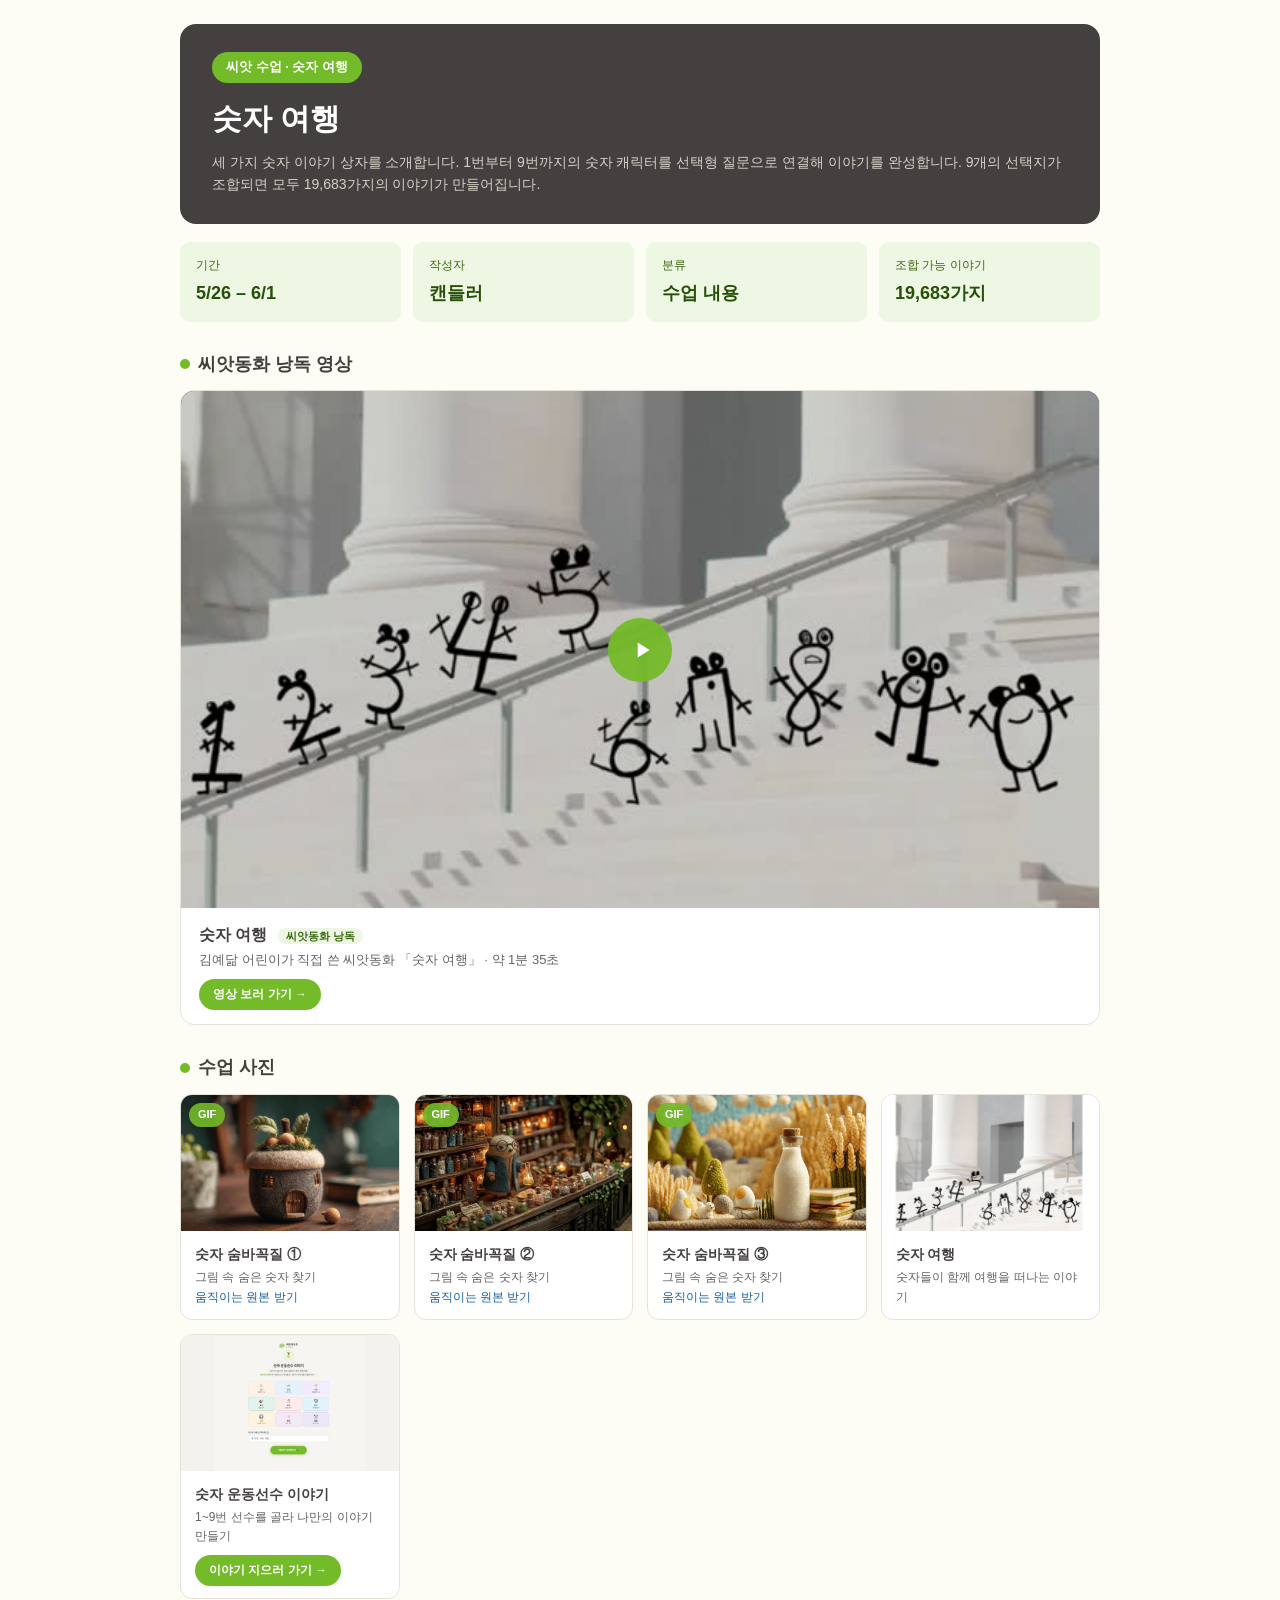
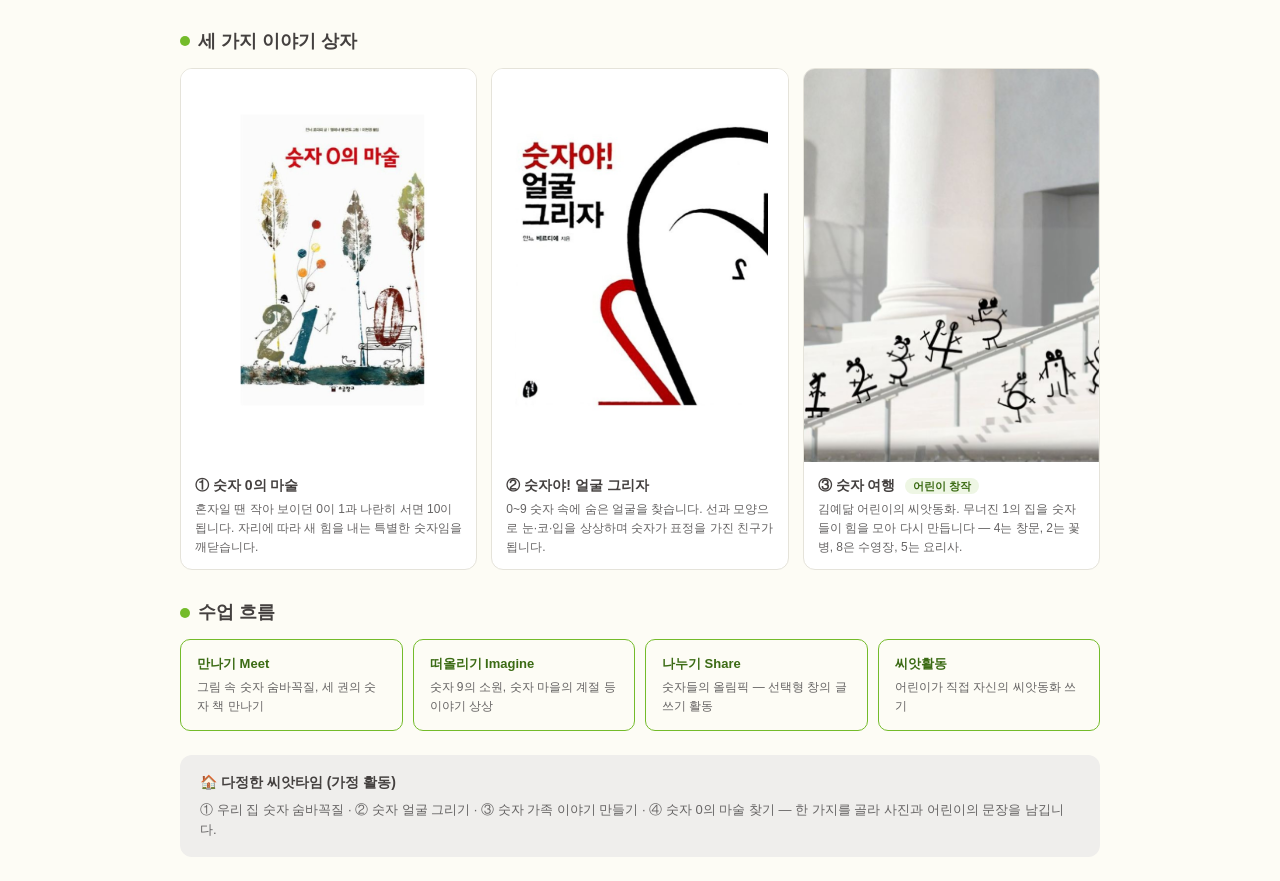
<file: index (1).html>
<!DOCTYPE html>
<html lang="ko"><head><meta charset="utf-8"><meta name="viewport" content="width=device-width, initial-scale=1">
<title>숫자 여행 — 수업 소개</title>
<style>
:root{--green:#74BB2A;--gray:#666464;--dark:#44403F;--cream:#FDFCF5;--lightgreen:#EEF6E4;}
*{box-sizing:border-box;margin:0;padding:0;}
body{font-family:'Pretendard','Apple SD Gothic Neo','Malgun Gothic',sans-serif;background:var(--cream);color:var(--dark);line-height:1.6;padding:24px 16px;}
.wrap{max-width:920px;margin:0 auto;}
.hero{background:var(--dark);border-radius:16px;padding:28px 32px;margin-bottom:18px;}
.hero .tag{display:inline-flex;align-items:center;gap:8px;background:var(--green);color:#fff;font-size:13px;font-weight:600;padding:5px 14px;border-radius:20px;margin-bottom:12px;}
.hero h1{color:#fff;font-size:30px;font-weight:700;margin-bottom:8px;}
.hero p{color:#D3D1C7;font-size:14px;}
.metrics{display:grid;grid-template-columns:repeat(auto-fit,minmax(140px,1fr));gap:12px;margin-bottom:24px;}
.metric{background:var(--lightgreen);border-radius:10px;padding:14px 16px;}
.metric .l{font-size:12px;color:#3B6B14;margin-bottom:4px;}
.metric .v{font-size:18px;font-weight:700;color:#27500A;}
h2{font-size:18px;font-weight:700;margin:28px 0 12px;display:flex;align-items:center;gap:8px;}
h2 .dot{width:10px;height:10px;border-radius:50%;background:var(--green);display:inline-block;}
.feature{background:#fff;border:1px solid #E5E3DA;border-radius:14px;overflow:hidden;margin-bottom:14px;}
.feature .vidlink{position:relative;display:block;width:100%;aspect-ratio:16/9;overflow:hidden;background:#000;}
.feature .vidlink img{width:100%;height:100%;object-fit:cover;display:block;opacity:.82;}
.feature .vidlink .play{position:absolute;top:50%;left:50%;transform:translate(-50%,-50%);width:64px;height:64px;border-radius:50%;background:rgba(116,187,42,.95);display:flex;align-items:center;justify-content:center;}
.feature .vidlink .play svg{width:26px;height:26px;fill:#fff;margin-left:4px;}
.feature .body{padding:14px 18px;}
.feature .body .t{font-size:16px;font-weight:700;margin-bottom:3px;}
.feature .body .d{font-size:13px;color:var(--gray);}
.btnlink{display:inline-block;margin-top:8px;background:var(--green);color:#fff;font-size:12px;font-weight:600;padding:6px 14px;border-radius:18px;text-decoration:none;}
.btnlink:hover{background:#5fa31f;}
.media-grid{display:grid;grid-template-columns:repeat(auto-fit,minmax(200px,1fr));gap:14px;}
.card{background:#fff;border:1px solid #E5E3DA;border-radius:12px;overflow:hidden;}
.card .imgbox{position:relative;width:100%;aspect-ratio:16/10;overflow:hidden;background:#F1EFE8;}
.card .imgbox.tall{aspect-ratio:3/4;}
.card img{width:100%;height:100%;object-fit:cover;display:block;}
.card .body{padding:12px 14px;}
.card .body .t{font-size:14px;font-weight:600;margin-bottom:3px;}
.card .body .d{font-size:12px;color:var(--gray);}
.badge{position:absolute;top:8px;left:8px;font-size:11px;font-weight:600;padding:3px 9px;border-radius:12px;background:rgba(116,187,42,.9);color:#fff;}
.mini{font-size:11px;color:#3B6B14;background:var(--lightgreen);padding:2px 8px;border-radius:10px;margin-left:6px;}
.flow{display:grid;grid-template-columns:repeat(auto-fit,minmax(180px,1fr));gap:10px;}
.flow .step{border:1px solid var(--green);border-radius:10px;padding:14px 16px;}
.flow .step .t{font-size:13px;font-weight:600;color:#3B6B14;margin-bottom:3px;}
.flow .step .d{font-size:12px;color:var(--gray);}
.home{background:#EFEEEC;border-radius:12px;padding:16px 20px;margin-top:24px;}
.home .t{font-size:14px;font-weight:600;color:var(--dark);margin-bottom:6px;}
.home .d{font-size:13px;color:var(--gray);}
a.dl{color:#185FA5;text-decoration:none;font-size:12px;}
a.dl:hover{text-decoration:underline;}
</style></head>
<body><div class="wrap">

<div class="hero">
  <span class="tag">씨앗 수업 · 숫자 여행</span>
  <h1>숫자 여행</h1>
  <p>세 가지 숫자 이야기 상자를 소개합니다. 1번부터 9번까지의 숫자 캐릭터를 선택형 질문으로 연결해 이야기를 완성합니다. 9개의 선택지가 조합되면 모두 19,683가지의 이야기가 만들어집니다.</p>
</div>

<div class="metrics">
  <div class="metric"><div class="l">기간</div><div class="v">5/26 – 6/1</div></div>
  <div class="metric"><div class="l">작성자</div><div class="v">캔들러</div></div>
  <div class="metric"><div class="l">분류</div><div class="v">수업 내용</div></div>
  <div class="metric"><div class="l">조합 가능 이야기</div><div class="v">19,683가지</div></div>
</div>

<h2><span class="dot"></span>씨앗동화 낭독 영상</h2>
<div class="feature">
  <a class="vidlink" href="https://www.canva.com/design/DAEkO--j03E/VQSaMTCmSBPwGuKWebNaUA/view" target="_blank" rel="noopener">
    <img src="[data-uri]">
    <span class="play"><svg viewBox="0 0 24 24"><path d="M8 5v14l11-7z"/></svg></span>
  </a>
  <div class="body"><div class="t">숫자 여행 <span class="mini">씨앗동화 낭독</span></div><div class="d">김예닮 어린이가 직접 쓴 씨앗동화 「숫자 여행」 · 약 1분 35초<br><a class="btnlink" href="https://www.canva.com/design/DAEkO--j03E/VQSaMTCmSBPwGuKWebNaUA/view" target="_blank" rel="noopener">영상 보러 가기 →</a></div></div>
</div>

<h2><span class="dot"></span>수업 사진</h2>
<div class="media-grid">
  <div class="card">
    <div class="imgbox"><img src="[data-uri]"><span class="badge">GIF</span></div>
    <div class="body"><div class="t">숫자 숨바꼭질 ①</div><div class="d">그림 속 숨은 숫자 찾기<br><a class="dl" href="gif1.gif" download>움직이는 원본 받기</a></div></div>
  </div>
  <div class="card">
    <div class="imgbox"><img src="[data-uri]"><span class="badge">GIF</span></div>
    <div class="body"><div class="t">숫자 숨바꼭질 ②</div><div class="d">그림 속 숨은 숫자 찾기<br><a class="dl" href="gif2.gif" download>움직이는 원본 받기</a></div></div>
  </div>
  <div class="card">
    <div class="imgbox"><img src="[data-uri]"><span class="badge">GIF</span></div>
    <div class="body"><div class="t">숫자 숨바꼭질 ③</div><div class="d">그림 속 숨은 숫자 찾기<br><a class="dl" href="gif3.gif" download>움직이는 원본 받기</a></div></div>
  </div>
  <div class="card">
    <div class="imgbox"><img src="[data-uri]"></div>
    <div class="body"><div class="t">숫자 여행</div><div class="d">숫자들이 함께 여행을 떠나는 이야기</div></div>
  </div>
  <div class="card">
    <div class="imgbox"><img src="[data-uri]" style="object-fit:contain;background:#F4F2EC;"></div>
    <div class="body"><div class="t">숫자 운동선수 이야기</div><div class="d">1~9번 선수를 골라 나만의 이야기 만들기<br><a class="btnlink" href="https://dancing-dolphin-dafbc0.netlify.app/" target="_blank" rel="noopener">이야기 지으러 가기 →</a></div></div>
  </div>
</div>

<h2><span class="dot"></span>세 가지 이야기 상자</h2>
<div class="media-grid" style="margin-bottom:14px;">
  <div class="card">
    <div class="imgbox tall"><img src="[data-uri]" style="object-fit:contain;background:#fff;"></div>
    <div class="body"><div class="t">① 숫자 0의 마술</div><div class="d">혼자일 땐 작아 보이던 0이 1과 나란히 서면 10이 됩니다. 자리에 따라 새 힘을 내는 특별한 숫자임을 깨닫습니다.</div></div>
  </div>
  <div class="card">
    <div class="imgbox tall"><img src="[data-uri]" style="object-fit:contain;background:#fff;"></div>
    <div class="body"><div class="t">② 숫자야! 얼굴 그리자</div><div class="d">0~9 숫자 속에 숨은 얼굴을 찾습니다. 선과 모양으로 눈·코·입을 상상하며 숫자가 표정을 가진 친구가 됩니다.</div></div>
  </div>
  <div class="card">
    <div class="imgbox tall"><img src="[data-uri]"></div>
    <div class="body"><div class="t">③ 숫자 여행 <span class="mini">어린이 창작</span></div><div class="d">김예닮 어린이의 씨앗동화. 무너진 1의 집을 숫자들이 힘을 모아 다시 만듭니다 — 4는 창문, 2는 꽃병, 8은 수영장, 5는 요리사.</div></div>
  </div>
</div>

<h2><span class="dot"></span>수업 흐름</h2>
<div class="flow">
  <div class="step"><div class="t">만나기 Meet</div><div class="d">그림 속 숫자 숨바꼭질, 세 권의 숫자 책 만나기</div></div>
  <div class="step"><div class="t">떠올리기 Imagine</div><div class="d">숫자 9의 소원, 숫자 마을의 계절 등 이야기 상상</div></div>
  <div class="step"><div class="t">나누기 Share</div><div class="d">숫자들의 올림픽 — 선택형 창의 글쓰기 활동</div></div>
  <div class="step"><div class="t">씨앗활동</div><div class="d">어린이가 직접 자신의 씨앗동화 쓰기</div></div>
</div>

<div class="home">
  <div class="t">🏠 다정한 씨앗타임 (가정 활동)</div>
  <div class="d">① 우리 집 숫자 숨바꼭질 · ② 숫자 얼굴 그리기 · ③ 숫자 가족 이야기 만들기 · ④ 숫자 0의 마술 찾기 — 한 가지를 골라 사진과 어린이의 문장을 남깁니다.</div>
</div>

</div></body></html>
</file>
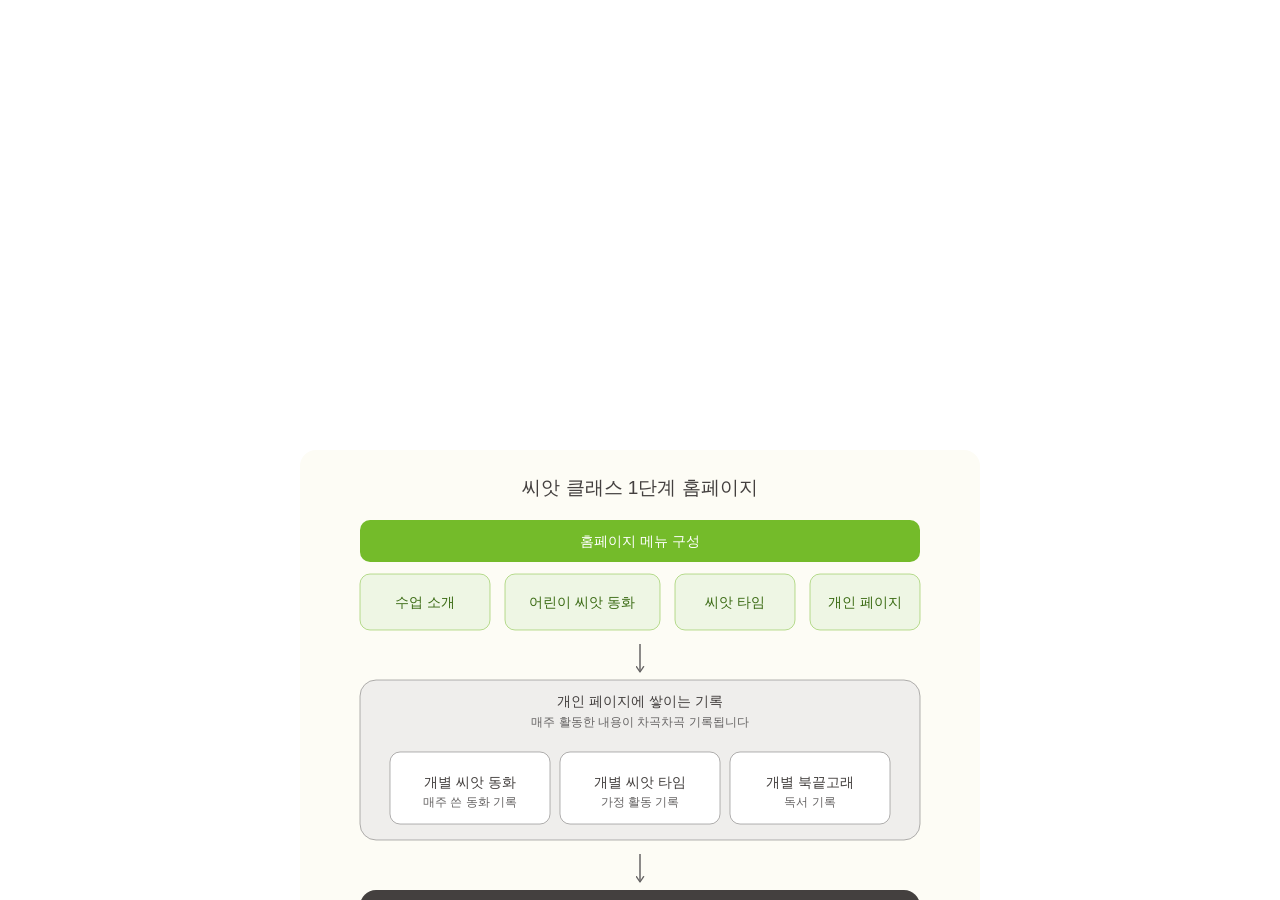
<file: mcp_apps(1).html>
<!DOCTYPE html>
<!-- saved from url=(0424)https://95140ce690f4dd2ecf3b85f39db8493a.claudemcpcontent.com/mcp_apps?connect-src=https%3A%2F%2Fesm.sh+https%3A%2F%2Fcdnjs.cloudflare.com+https%3A%2F%2Fcdn.jsdelivr.net+https%3A%2F%2Funpkg.com&resource-src=https%3A%2F%2Fesm.sh+https%3A%2F%2Fcdnjs.cloudflare.com+https%3A%2F%2Fcdn.jsdelivr.net+https%3A%2F%2Funpkg.com+https%3A%2F%2Ffonts.googleapis.com+https%3A%2F%2Ffonts.gstatic.com+https%3A%2F%2Fassets.claude.ai&dev=true -->
<html><head><meta http-equiv="Content-Type" content="text/html; charset=UTF-8">
    
    <meta name="color-scheme" content="light dark">
    <meta name="viewport" content="initial-scale=1.0, maximum-scale=1.0, user-scalable=no">
    <title>MCP-UI Proxy</title>
    <style>
      html,
      body {
        margin: 0;
        height: 100vh;
        width: 100vw;
      }
      body {
        display: flex;
        flex-direction: column;
      }
      * {
        box-sizing: border-box;
      }
      iframe {
        background-color: transparent;
        border: 0px none transparent;
        padding: 0px;
        overflow: hidden;
        flex-grow: 1;
      }
    </style>
  </head>
  <body>
    <script>
      // Double-iframe raw HTML mode (HTML sent via postMessage)
      const inner = document.createElement('iframe');
      inner.style = 'width:100%; height:100%; border:none;';
      inner.setAttribute('sandbox', 'allow-scripts allow-same-origin allow-forms');
      document.body.appendChild(inner);

      let parentOrigin = '*';

      const ALLOWED_ORIGIN_PATTERNS = ["https://claude.ai","https://preview.claude.ai"];

      const isAllowedOrigin = function(origin) {
        try {
          const url = new URL(origin);
          const originHost = url.host;
          const originScheme = url.protocol.replace(':', '');
          return ALLOWED_ORIGIN_PATTERNS.some(pattern => {
            const [patternScheme, patternHost] = pattern.split('://');
            if (originScheme !== patternScheme) return false;
            if (patternHost === 'localhost:*') {
              return originHost.startsWith('localhost:') || originHost === 'localhost';
            }
            if (patternHost === '127.0.0.1:*') {
              return originHost.startsWith('127.0.0.1:') || originHost === '127.0.0.1';
            }
            if (patternHost.startsWith('*.')) {
              const baseDomain = patternHost.slice(2);
              return originHost === baseDomain || originHost.endsWith('.' + baseDomain);
            }
            return originHost === patternHost;
          });
        } catch {
          return false;
        }
      };

      // Build Permission Policy allow attribute from permissions object.
      // Maps McpUiResourcePermissions keys to Permission Policy feature names.
      // Uses '*' suffix for cross-origin permission delegation.
      //
      // NOTE: This is duplicated from packages/mcp-ext-apps-host/app-host-utils.ts
      // because this runs as inline JS in the browser. Keep both in sync!
      const buildAllowAttribute = function(permissions) {
        if (!permissions || typeof permissions !== 'object') return '';
        const mapping = {
          camera: 'camera',
          microphone: 'microphone',
          geolocation: 'geolocation',
          clipboardWrite: 'clipboard-write',
        };
        const features = Object.keys(permissions)
          .filter(key => mapping[key] && permissions[key] != null)
          .map(key => mapping[key] + ' *');
        return features.join('; ');
      };

      // IncrementalJsonParser for healing streamed tool-input deltas.
      // When the host sends raw JSON text deltas (tool-input-delta), the sandbox
      // feeds them through this parser and forwards the healed result to the view
      // as a standard tool-input-partial notification.
      // Source: packages/utils/incrementalJsonParser.ts (build-time generated, see scripts/build-inline-parser.ts)
      var T=Object.defineProperty;var m=(h,e,i)=>e in h?T(h,e,{enumerable:!0,configurable:!0,writable:!0,value:i}):h[e]=i;var r=(h,e,i)=>m(h,typeof e!="symbol"?e+"":e,i);var E=(a=>(a[a.NONE=0]="NONE",a[a.STRING=1]="STRING",a[a.STRING_ESCAPE=2]="STRING_ESCAPE",a[a.STRING_UNICODE=3]="STRING_UNICODE",a[a.NUMBER=4]="NUMBER",a[a.LITERAL=5]="LITERAL",a))(E||{}),c=(t=>(t[t.SIGN=0]="SIGN",t[t.INT_ZERO=1]="INT_ZERO",t[t.INT_DIGIT=2]="INT_DIGIT",t[t.FRAC_DOT=3]="FRAC_DOT",t[t.FRAC_DIGIT=4]="FRAC_DIGIT",t[t.EXP_E=5]="EXP_E",t[t.EXP_SIGN=6]="EXP_SIGN",t[t.EXP_DIGIT=7]="EXP_DIGIT",t))(c||{}),P=(t=>(t[t.OBJ_EMPTY=0]="OBJ_EMPTY",t[t.OBJ_VALUE=1]="OBJ_VALUE",t[t.OBJ_AFTER_KEY=2]="OBJ_AFTER_KEY",t[t.OBJ_AFTER_VALUE=3]="OBJ_AFTER_VALUE",t[t.OBJ_AFTER_COMMA=4]="OBJ_AFTER_COMMA",t[t.ARR_EMPTY=10]="ARR_EMPTY",t[t.ARR_AFTER_VALUE=11]="ARR_AFTER_VALUE",t[t.ARR_AFTER_COMMA=12]="ARR_AFTER_COMMA",t))(P||{});function _(h){return h<10}class IncrementalJsonParser{constructor(e){r(this,"raw","");r(this,"rawLength",0);r(this,"stack",[]);r(this,"tokenType",0);r(this,"numPhase",0);r(this,"literalTarget","");r(this,"literalIndex",0);r(this,"unicodeRemaining",0);r(this,"escapeStartPos",0);r(this,"numberStartPos",0);r(this,"trailingCommaIndex",-1);r(this,"currentPos",0);r(this,"complete",!1);r(this,"healedCache",null);r(this,"onUpdateCb");r(this,"onCompleteCb");this.onUpdateCb=e?.onUpdate??null,this.onCompleteCb=e?.onComplete??null}get onUpdate(){return this.onUpdateCb}set onUpdate(e){this.onUpdateCb=e}get onComplete(){return this.onCompleteCb}set onComplete(e){this.onCompleteCb=e}write(e){if(this.complete||e.length===0)return;const i=this.rawLength;let s=e.length;for(let a=0;a<e.length;a++){if(this.complete){s=a;break}const n=e[a],t=i+a;switch(this.currentPos=t,this.tokenType){case 1:this.processStringChar(n);break;case 2:this.processStringEscapeChar(n);break;case 3:this.processStringUnicodeChar(n);break;case 4:this.processNumberChar(n)||(this.endNumber(),a--);break;case 5:this.processLiteralChar(n)||(this.endLiteral(),a--);break;case 0:this.processStructuralChar(n,t);break}}s===e.length?this.raw+=e:s>0&&(this.raw+=e.substring(0,s)),this.rawLength+=s;const l=this.healedCache;this.healedCache=null;const u=this.getHealed();u!==l&&this.onUpdateCb&&this.onUpdateCb(u),this.complete&&this.onCompleteCb&&this.onCompleteCb(this.raw)}getHealed(){if(this.healedCache!==null)return this.healedCache;if(this.complete)return this.healedCache=this.raw,this.raw;if(this.rawLength===0)return this.healedCache="","";const e=this.stack.length>0?this.stack[this.stack.length-1]:null,i=e&&(e.phase===0||e.phase===4),s=e&&(i&&this.tokenType!==0||this.tokenType===0&&(e.phase===2||e.phase===1)),l=this.tokenType===4&&!this.isTerminalNumberPhase()&&!s,u=l?this.numberStartPos+this.validNumberPrefixLength():-1,a=l&&u<=this.numberStartPos,n=(this.tokenType===2||this.tokenType===3)&&!s;let t;s?t=this.raw.substring(0,e.lastEntryEnd):a?t=e?this.raw.substring(0,e.lastEntryEnd):"":l?t=this.raw.substring(0,u):n?t=this.raw.substring(0,this.escapeStartPos):this.trailingCommaIndex>=0&&this.tokenType===0?t=this.raw.substring(0,this.trailingCommaIndex):t=this.raw;let o="";if(n)o+='"';else if(!s&&!a&&!l)switch(this.tokenType){case 1:o+='"';break;case 2:case 3:break;case 4:o+=this.healNumberSuffix();break;case 5:o+=this.literalTarget.substring(this.literalIndex);break;case 0:break}for(let p=this.stack.length-1;p>=0;p--)o+=_(this.stack[p].phase)?"}":"]";return this.healedCache=t+o,this.healedCache}getRaw(){return this.raw}get isComplete(){return this.complete}get depth(){return this.stack.length}end(){this.complete||(this.stack.length===0&&(this.tokenType===4?this.endNumber():this.tokenType===5&&this.endLiteral()),this.complete&&this.onCompleteCb&&this.onCompleteCb(this.raw))}reset(){this.raw="",this.rawLength=0,this.stack.length=0,this.tokenType=0,this.numPhase=0,this.literalTarget="",this.literalIndex=0,this.unicodeRemaining=0,this.escapeStartPos=0,this.numberStartPos=0,this.trailingCommaIndex=-1,this.currentPos=0,this.complete=!1,this.healedCache=null}processStringChar(e){e==='"'?(this.tokenType=0,this.stringCompleted()):e==="\\"&&(this.tokenType=2,this.escapeStartPos=this.currentPos)}processStringEscapeChar(e){e==="u"?(this.tokenType=3,this.unicodeRemaining=4):this.tokenType=1}processStringUnicodeChar(e){this.unicodeRemaining--,this.unicodeRemaining===0&&(this.tokenType=1)}stringCompleted(){if(this.stack.length===0){this.complete=!0;return}const e=this.stack[this.stack.length-1];switch(e.phase){case 0:case 4:e.phase=2;break;case 1:e.phase=3,e.lastEntryEnd=this.currentPos+1;break;case 10:case 12:e.phase=11,e.lastEntryEnd=this.currentPos+1;break}}processNumberChar(e){switch(this.numPhase){case 0:return e==="0"?(this.numPhase=1,!0):e>="1"&&e<="9"?(this.numPhase=2,!0):!1;case 1:return e==="."?(this.numPhase=3,!0):e==="e"||e==="E"?(this.numPhase=5,!0):!1;case 2:return e>="0"&&e<="9"?!0:e==="."?(this.numPhase=3,!0):e==="e"||e==="E"?(this.numPhase=5,!0):!1;case 3:return e>="0"&&e<="9"?(this.numPhase=4,!0):!1;case 4:return e>="0"&&e<="9"?!0:e==="e"||e==="E"?(this.numPhase=5,!0):!1;case 5:return e==="+"||e==="-"?(this.numPhase=6,!0):e>="0"&&e<="9"?(this.numPhase=7,!0):!1;case 6:return e>="0"&&e<="9"?(this.numPhase=7,!0):!1;case 7:return e>="0"&&e<="9"}}endNumber(){this.tokenType=0,(this.numPhase===1||this.numPhase===2||this.numPhase===4||this.numPhase===7)&&this.valueCompleted(this.currentPos)}isTerminalNumberPhase(){return this.numPhase===1||this.numPhase===2||this.numPhase===4||this.numPhase===7}healNumberSuffix(){return""}validNumberPrefixLength(){const e=this.rawLength-this.numberStartPos;switch(this.numPhase){case 0:return 0;case 3:return e-1;case 5:return e-1;case 6:return e-2;default:return e}}processLiteralChar(e){return e===this.literalTarget[this.literalIndex]?(this.literalIndex++,this.literalIndex===this.literalTarget.length&&this.endLiteral(),!0):!1}endLiteral(){this.tokenType=0,this.literalIndex===this.literalTarget.length&&this.valueCompleted(this.currentPos+1)}processStructuralChar(e,i){if(!(e===" "||e==="	"||e===`
`||e==="\r"))switch(e){case"{":this.clearTrailingComma(),this.stack.push({phase:0,lastEntryEnd:i+1});break;case"[":this.clearTrailingComma(),this.stack.push({phase:10,lastEntryEnd:i+1});break;case"}":{const s=this.topFrame();s&&(s.phase===0||s.phase===3)&&(this.stack.pop(),this.valueCompleted(i+1));break}case"]":{const s=this.topFrame();s&&(s.phase===10||s.phase===11)&&(this.stack.pop(),this.valueCompleted(i+1));break}case":":{const s=this.topFrame();s&&s.phase===2&&(s.phase=1);break}case",":{const s=this.topFrame();s&&(s.phase===3?s.phase=4:s.phase===11&&(s.phase=12),this.trailingCommaIndex=i);break}case'"':this.clearTrailingComma(),this.tokenType=1;break;default:if(e==="-"||e>="0"&&e<="9"){this.clearTrailingComma(),this.tokenType=4,this.numberStartPos=i,e==="-"?this.numPhase=0:e==="0"?this.numPhase=1:this.numPhase=2;break}e==="t"?(this.clearTrailingComma(),this.tokenType=5,this.literalTarget="true",this.literalIndex=1):e==="f"?(this.clearTrailingComma(),this.tokenType=5,this.literalTarget="false",this.literalIndex=1):e==="n"&&(this.clearTrailingComma(),this.tokenType=5,this.literalTarget="null",this.literalIndex=1);break}}topFrame(){return this.stack.length>0?this.stack[this.stack.length-1]:null}clearTrailingComma(){this.trailingCommaIndex>=0&&(this.trailingCommaIndex=-1)}valueCompleted(e){if(this.stack.length===0){this.complete=!0;return}const i=this.stack[this.stack.length-1];switch(i.phase){case 1:i.phase=3,i.lastEntryEnd=e;break;case 10:case 12:i.phase=11,i.lastEntryEnd=e;break}}}

      const jsonParser = new IncrementalJsonParser();

      // Handle messages from the parent (web: claude.ai via postMessage, mobile: native app via mcpAppBridgeReceive).
      // onHandshake is called once during sandbox-resource-ready to lock in the parent origin (web only).
      const handleParentMessage = function(data, onHandshake) {
        if (data && data.method === 'ui/notifications/sandbox-resource-ready') {
          const {html, permissions} = data.params;
          if (typeof html === 'string') {
            if (onHandshake) onHandshake();
            // Set allow attribute for Permission Policy features
            const allowValue = buildAllowAttribute(permissions);
            if (allowValue) {
              inner.setAttribute('allow', allowValue);
            }

            // Use document.write() instead of srcdoc to preserve origin.
            // srcdoc creates an opaque origin that breaks WebGL canvas operations
            // like toDataURL() and cross-origin resource access.
            const doc = inner.contentDocument;
            doc.open();
            doc.write(html);
            doc.close();
          }
        } else if (data && data.method === 'ui/notifications/tool-input-delta') {
          // Host sends raw JSON text deltas — heal and forward as tool-input-partial.
          // The view never sees tool-input-delta; it sees the specced tool-input-partial.
          const delta = data.params && data.params.delta;
          if (typeof delta === 'string' && delta.length > 0) {
            jsonParser.write(delta);
            const healed = jsonParser.getHealed();
            let args;
            try {
              args = JSON.parse(healed);
            } catch {
              console.error('[mcp_apps] healed tool-input-delta did not parse');
              return;
            }
            if (typeof args !== 'object' || args === null) {
              console.error('[mcp_apps] healed tool-input-delta was not an object');
              return;
            }
            if (inner && inner.contentWindow) {
              inner.contentWindow.postMessage({
                jsonrpc: '2.0',
                method: 'ui/notifications/tool-input-partial',
                params: { arguments: args },
              }, location.origin);
            }
          }
        } else {
          if (data && data.method === 'ui/notifications/tool-input') {
            jsonParser.reset();
          }
          if (inner && inner.contentWindow) {
            inner.contentWindow.postMessage(data, location.origin);
          }
        }
      };

      // Wait for HTML content from parent
      window.addEventListener('message', async (event) => {
        if (event.source === window.parent && isAllowedOrigin(event.origin)) {
          handleParentMessage(event.data, function() { parentOrigin = event.origin; });
        } else if (event.source === inner.contentWindow && event.origin === location.origin) {
          // Relay messages from inner to parent (srcdoc + allow-same-origin = same origin as parent)
          window.parent.postMessage(event.data, parentOrigin);
        }
      });

      // Notify parent that proxy is ready to receive HTML (distinct event)
      window.parent.postMessage({
        jsonrpc: "2.0",
        method: 'ui/notifications/sandbox-proxy-ready',
        params: {}
      }, '*');

    </script><iframe sandbox="allow-scripts allow-same-origin allow-forms" allow="clipboard-write *" style="width: 100%; height: 100%; border-width: medium; border-style: none; border-color: currentcolor; border-image: initial;" src="./saved_resource(2).html"></iframe>
  
</body></html>
</file>
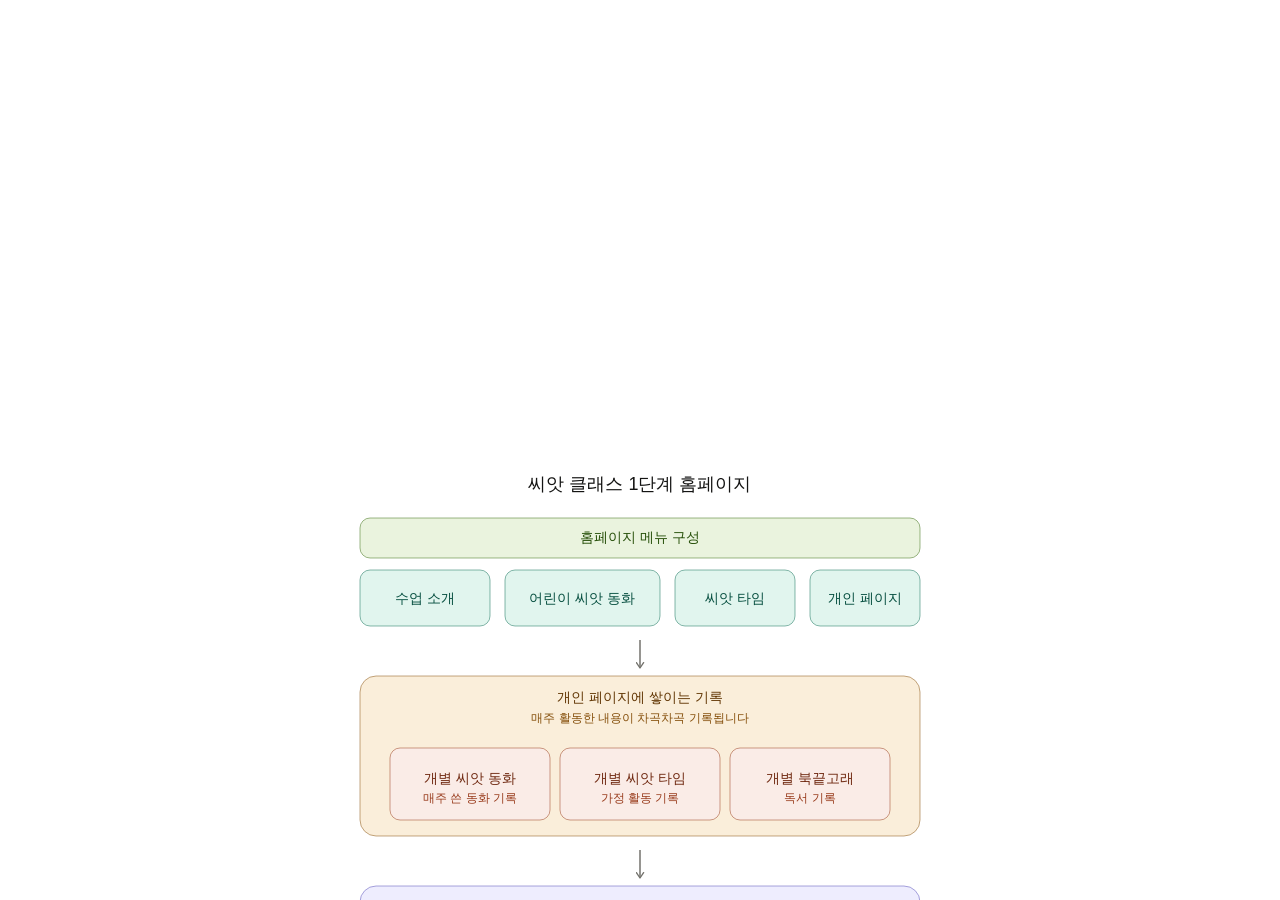
<file: mcp_apps.html>
<!DOCTYPE html>
<!-- saved from url=(0424)https://95140ce690f4dd2ecf3b85f39db8493a.claudemcpcontent.com/mcp_apps?connect-src=https%3A%2F%2Fesm.sh+https%3A%2F%2Fcdnjs.cloudflare.com+https%3A%2F%2Fcdn.jsdelivr.net+https%3A%2F%2Funpkg.com&resource-src=https%3A%2F%2Fesm.sh+https%3A%2F%2Fcdnjs.cloudflare.com+https%3A%2F%2Fcdn.jsdelivr.net+https%3A%2F%2Funpkg.com+https%3A%2F%2Ffonts.googleapis.com+https%3A%2F%2Ffonts.gstatic.com+https%3A%2F%2Fassets.claude.ai&dev=true -->
<html><head><meta http-equiv="Content-Type" content="text/html; charset=UTF-8">
    
    <meta name="color-scheme" content="light dark">
    <meta name="viewport" content="initial-scale=1.0, maximum-scale=1.0, user-scalable=no">
    <title>MCP-UI Proxy</title>
    <style>
      html,
      body {
        margin: 0;
        height: 100vh;
        width: 100vw;
      }
      body {
        display: flex;
        flex-direction: column;
      }
      * {
        box-sizing: border-box;
      }
      iframe {
        background-color: transparent;
        border: 0px none transparent;
        padding: 0px;
        overflow: hidden;
        flex-grow: 1;
      }
    </style>
  </head>
  <body>
    <script>
      // Double-iframe raw HTML mode (HTML sent via postMessage)
      const inner = document.createElement('iframe');
      inner.style = 'width:100%; height:100%; border:none;';
      inner.setAttribute('sandbox', 'allow-scripts allow-same-origin allow-forms');
      document.body.appendChild(inner);

      let parentOrigin = '*';

      const ALLOWED_ORIGIN_PATTERNS = ["https://claude.ai","https://preview.claude.ai"];

      const isAllowedOrigin = function(origin) {
        try {
          const url = new URL(origin);
          const originHost = url.host;
          const originScheme = url.protocol.replace(':', '');
          return ALLOWED_ORIGIN_PATTERNS.some(pattern => {
            const [patternScheme, patternHost] = pattern.split('://');
            if (originScheme !== patternScheme) return false;
            if (patternHost === 'localhost:*') {
              return originHost.startsWith('localhost:') || originHost === 'localhost';
            }
            if (patternHost === '127.0.0.1:*') {
              return originHost.startsWith('127.0.0.1:') || originHost === '127.0.0.1';
            }
            if (patternHost.startsWith('*.')) {
              const baseDomain = patternHost.slice(2);
              return originHost === baseDomain || originHost.endsWith('.' + baseDomain);
            }
            return originHost === patternHost;
          });
        } catch {
          return false;
        }
      };

      // Build Permission Policy allow attribute from permissions object.
      // Maps McpUiResourcePermissions keys to Permission Policy feature names.
      // Uses '*' suffix for cross-origin permission delegation.
      //
      // NOTE: This is duplicated from packages/mcp-ext-apps-host/app-host-utils.ts
      // because this runs as inline JS in the browser. Keep both in sync!
      const buildAllowAttribute = function(permissions) {
        if (!permissions || typeof permissions !== 'object') return '';
        const mapping = {
          camera: 'camera',
          microphone: 'microphone',
          geolocation: 'geolocation',
          clipboardWrite: 'clipboard-write',
        };
        const features = Object.keys(permissions)
          .filter(key => mapping[key] && permissions[key] != null)
          .map(key => mapping[key] + ' *');
        return features.join('; ');
      };

      // IncrementalJsonParser for healing streamed tool-input deltas.
      // When the host sends raw JSON text deltas (tool-input-delta), the sandbox
      // feeds them through this parser and forwards the healed result to the view
      // as a standard tool-input-partial notification.
      // Source: packages/utils/incrementalJsonParser.ts (build-time generated, see scripts/build-inline-parser.ts)
      var T=Object.defineProperty;var m=(h,e,i)=>e in h?T(h,e,{enumerable:!0,configurable:!0,writable:!0,value:i}):h[e]=i;var r=(h,e,i)=>m(h,typeof e!="symbol"?e+"":e,i);var E=(a=>(a[a.NONE=0]="NONE",a[a.STRING=1]="STRING",a[a.STRING_ESCAPE=2]="STRING_ESCAPE",a[a.STRING_UNICODE=3]="STRING_UNICODE",a[a.NUMBER=4]="NUMBER",a[a.LITERAL=5]="LITERAL",a))(E||{}),c=(t=>(t[t.SIGN=0]="SIGN",t[t.INT_ZERO=1]="INT_ZERO",t[t.INT_DIGIT=2]="INT_DIGIT",t[t.FRAC_DOT=3]="FRAC_DOT",t[t.FRAC_DIGIT=4]="FRAC_DIGIT",t[t.EXP_E=5]="EXP_E",t[t.EXP_SIGN=6]="EXP_SIGN",t[t.EXP_DIGIT=7]="EXP_DIGIT",t))(c||{}),P=(t=>(t[t.OBJ_EMPTY=0]="OBJ_EMPTY",t[t.OBJ_VALUE=1]="OBJ_VALUE",t[t.OBJ_AFTER_KEY=2]="OBJ_AFTER_KEY",t[t.OBJ_AFTER_VALUE=3]="OBJ_AFTER_VALUE",t[t.OBJ_AFTER_COMMA=4]="OBJ_AFTER_COMMA",t[t.ARR_EMPTY=10]="ARR_EMPTY",t[t.ARR_AFTER_VALUE=11]="ARR_AFTER_VALUE",t[t.ARR_AFTER_COMMA=12]="ARR_AFTER_COMMA",t))(P||{});function _(h){return h<10}class IncrementalJsonParser{constructor(e){r(this,"raw","");r(this,"rawLength",0);r(this,"stack",[]);r(this,"tokenType",0);r(this,"numPhase",0);r(this,"literalTarget","");r(this,"literalIndex",0);r(this,"unicodeRemaining",0);r(this,"escapeStartPos",0);r(this,"numberStartPos",0);r(this,"trailingCommaIndex",-1);r(this,"currentPos",0);r(this,"complete",!1);r(this,"healedCache",null);r(this,"onUpdateCb");r(this,"onCompleteCb");this.onUpdateCb=e?.onUpdate??null,this.onCompleteCb=e?.onComplete??null}get onUpdate(){return this.onUpdateCb}set onUpdate(e){this.onUpdateCb=e}get onComplete(){return this.onCompleteCb}set onComplete(e){this.onCompleteCb=e}write(e){if(this.complete||e.length===0)return;const i=this.rawLength;let s=e.length;for(let a=0;a<e.length;a++){if(this.complete){s=a;break}const n=e[a],t=i+a;switch(this.currentPos=t,this.tokenType){case 1:this.processStringChar(n);break;case 2:this.processStringEscapeChar(n);break;case 3:this.processStringUnicodeChar(n);break;case 4:this.processNumberChar(n)||(this.endNumber(),a--);break;case 5:this.processLiteralChar(n)||(this.endLiteral(),a--);break;case 0:this.processStructuralChar(n,t);break}}s===e.length?this.raw+=e:s>0&&(this.raw+=e.substring(0,s)),this.rawLength+=s;const l=this.healedCache;this.healedCache=null;const u=this.getHealed();u!==l&&this.onUpdateCb&&this.onUpdateCb(u),this.complete&&this.onCompleteCb&&this.onCompleteCb(this.raw)}getHealed(){if(this.healedCache!==null)return this.healedCache;if(this.complete)return this.healedCache=this.raw,this.raw;if(this.rawLength===0)return this.healedCache="","";const e=this.stack.length>0?this.stack[this.stack.length-1]:null,i=e&&(e.phase===0||e.phase===4),s=e&&(i&&this.tokenType!==0||this.tokenType===0&&(e.phase===2||e.phase===1)),l=this.tokenType===4&&!this.isTerminalNumberPhase()&&!s,u=l?this.numberStartPos+this.validNumberPrefixLength():-1,a=l&&u<=this.numberStartPos,n=(this.tokenType===2||this.tokenType===3)&&!s;let t;s?t=this.raw.substring(0,e.lastEntryEnd):a?t=e?this.raw.substring(0,e.lastEntryEnd):"":l?t=this.raw.substring(0,u):n?t=this.raw.substring(0,this.escapeStartPos):this.trailingCommaIndex>=0&&this.tokenType===0?t=this.raw.substring(0,this.trailingCommaIndex):t=this.raw;let o="";if(n)o+='"';else if(!s&&!a&&!l)switch(this.tokenType){case 1:o+='"';break;case 2:case 3:break;case 4:o+=this.healNumberSuffix();break;case 5:o+=this.literalTarget.substring(this.literalIndex);break;case 0:break}for(let p=this.stack.length-1;p>=0;p--)o+=_(this.stack[p].phase)?"}":"]";return this.healedCache=t+o,this.healedCache}getRaw(){return this.raw}get isComplete(){return this.complete}get depth(){return this.stack.length}end(){this.complete||(this.stack.length===0&&(this.tokenType===4?this.endNumber():this.tokenType===5&&this.endLiteral()),this.complete&&this.onCompleteCb&&this.onCompleteCb(this.raw))}reset(){this.raw="",this.rawLength=0,this.stack.length=0,this.tokenType=0,this.numPhase=0,this.literalTarget="",this.literalIndex=0,this.unicodeRemaining=0,this.escapeStartPos=0,this.numberStartPos=0,this.trailingCommaIndex=-1,this.currentPos=0,this.complete=!1,this.healedCache=null}processStringChar(e){e==='"'?(this.tokenType=0,this.stringCompleted()):e==="\\"&&(this.tokenType=2,this.escapeStartPos=this.currentPos)}processStringEscapeChar(e){e==="u"?(this.tokenType=3,this.unicodeRemaining=4):this.tokenType=1}processStringUnicodeChar(e){this.unicodeRemaining--,this.unicodeRemaining===0&&(this.tokenType=1)}stringCompleted(){if(this.stack.length===0){this.complete=!0;return}const e=this.stack[this.stack.length-1];switch(e.phase){case 0:case 4:e.phase=2;break;case 1:e.phase=3,e.lastEntryEnd=this.currentPos+1;break;case 10:case 12:e.phase=11,e.lastEntryEnd=this.currentPos+1;break}}processNumberChar(e){switch(this.numPhase){case 0:return e==="0"?(this.numPhase=1,!0):e>="1"&&e<="9"?(this.numPhase=2,!0):!1;case 1:return e==="."?(this.numPhase=3,!0):e==="e"||e==="E"?(this.numPhase=5,!0):!1;case 2:return e>="0"&&e<="9"?!0:e==="."?(this.numPhase=3,!0):e==="e"||e==="E"?(this.numPhase=5,!0):!1;case 3:return e>="0"&&e<="9"?(this.numPhase=4,!0):!1;case 4:return e>="0"&&e<="9"?!0:e==="e"||e==="E"?(this.numPhase=5,!0):!1;case 5:return e==="+"||e==="-"?(this.numPhase=6,!0):e>="0"&&e<="9"?(this.numPhase=7,!0):!1;case 6:return e>="0"&&e<="9"?(this.numPhase=7,!0):!1;case 7:return e>="0"&&e<="9"}}endNumber(){this.tokenType=0,(this.numPhase===1||this.numPhase===2||this.numPhase===4||this.numPhase===7)&&this.valueCompleted(this.currentPos)}isTerminalNumberPhase(){return this.numPhase===1||this.numPhase===2||this.numPhase===4||this.numPhase===7}healNumberSuffix(){return""}validNumberPrefixLength(){const e=this.rawLength-this.numberStartPos;switch(this.numPhase){case 0:return 0;case 3:return e-1;case 5:return e-1;case 6:return e-2;default:return e}}processLiteralChar(e){return e===this.literalTarget[this.literalIndex]?(this.literalIndex++,this.literalIndex===this.literalTarget.length&&this.endLiteral(),!0):!1}endLiteral(){this.tokenType=0,this.literalIndex===this.literalTarget.length&&this.valueCompleted(this.currentPos+1)}processStructuralChar(e,i){if(!(e===" "||e==="	"||e===`
`||e==="\r"))switch(e){case"{":this.clearTrailingComma(),this.stack.push({phase:0,lastEntryEnd:i+1});break;case"[":this.clearTrailingComma(),this.stack.push({phase:10,lastEntryEnd:i+1});break;case"}":{const s=this.topFrame();s&&(s.phase===0||s.phase===3)&&(this.stack.pop(),this.valueCompleted(i+1));break}case"]":{const s=this.topFrame();s&&(s.phase===10||s.phase===11)&&(this.stack.pop(),this.valueCompleted(i+1));break}case":":{const s=this.topFrame();s&&s.phase===2&&(s.phase=1);break}case",":{const s=this.topFrame();s&&(s.phase===3?s.phase=4:s.phase===11&&(s.phase=12),this.trailingCommaIndex=i);break}case'"':this.clearTrailingComma(),this.tokenType=1;break;default:if(e==="-"||e>="0"&&e<="9"){this.clearTrailingComma(),this.tokenType=4,this.numberStartPos=i,e==="-"?this.numPhase=0:e==="0"?this.numPhase=1:this.numPhase=2;break}e==="t"?(this.clearTrailingComma(),this.tokenType=5,this.literalTarget="true",this.literalIndex=1):e==="f"?(this.clearTrailingComma(),this.tokenType=5,this.literalTarget="false",this.literalIndex=1):e==="n"&&(this.clearTrailingComma(),this.tokenType=5,this.literalTarget="null",this.literalIndex=1);break}}topFrame(){return this.stack.length>0?this.stack[this.stack.length-1]:null}clearTrailingComma(){this.trailingCommaIndex>=0&&(this.trailingCommaIndex=-1)}valueCompleted(e){if(this.stack.length===0){this.complete=!0;return}const i=this.stack[this.stack.length-1];switch(i.phase){case 1:i.phase=3,i.lastEntryEnd=e;break;case 10:case 12:i.phase=11,i.lastEntryEnd=e;break}}}

      const jsonParser = new IncrementalJsonParser();

      // Handle messages from the parent (web: claude.ai via postMessage, mobile: native app via mcpAppBridgeReceive).
      // onHandshake is called once during sandbox-resource-ready to lock in the parent origin (web only).
      const handleParentMessage = function(data, onHandshake) {
        if (data && data.method === 'ui/notifications/sandbox-resource-ready') {
          const {html, permissions} = data.params;
          if (typeof html === 'string') {
            if (onHandshake) onHandshake();
            // Set allow attribute for Permission Policy features
            const allowValue = buildAllowAttribute(permissions);
            if (allowValue) {
              inner.setAttribute('allow', allowValue);
            }

            // Use document.write() instead of srcdoc to preserve origin.
            // srcdoc creates an opaque origin that breaks WebGL canvas operations
            // like toDataURL() and cross-origin resource access.
            const doc = inner.contentDocument;
            doc.open();
            doc.write(html);
            doc.close();
          }
        } else if (data && data.method === 'ui/notifications/tool-input-delta') {
          // Host sends raw JSON text deltas — heal and forward as tool-input-partial.
          // The view never sees tool-input-delta; it sees the specced tool-input-partial.
          const delta = data.params && data.params.delta;
          if (typeof delta === 'string' && delta.length > 0) {
            jsonParser.write(delta);
            const healed = jsonParser.getHealed();
            let args;
            try {
              args = JSON.parse(healed);
            } catch {
              console.error('[mcp_apps] healed tool-input-delta did not parse');
              return;
            }
            if (typeof args !== 'object' || args === null) {
              console.error('[mcp_apps] healed tool-input-delta was not an object');
              return;
            }
            if (inner && inner.contentWindow) {
              inner.contentWindow.postMessage({
                jsonrpc: '2.0',
                method: 'ui/notifications/tool-input-partial',
                params: { arguments: args },
              }, location.origin);
            }
          }
        } else {
          if (data && data.method === 'ui/notifications/tool-input') {
            jsonParser.reset();
          }
          if (inner && inner.contentWindow) {
            inner.contentWindow.postMessage(data, location.origin);
          }
        }
      };

      // Wait for HTML content from parent
      window.addEventListener('message', async (event) => {
        if (event.source === window.parent && isAllowedOrigin(event.origin)) {
          handleParentMessage(event.data, function() { parentOrigin = event.origin; });
        } else if (event.source === inner.contentWindow && event.origin === location.origin) {
          // Relay messages from inner to parent (srcdoc + allow-same-origin = same origin as parent)
          window.parent.postMessage(event.data, parentOrigin);
        }
      });

      // Notify parent that proxy is ready to receive HTML (distinct event)
      window.parent.postMessage({
        jsonrpc: "2.0",
        method: 'ui/notifications/sandbox-proxy-ready',
        params: {}
      }, '*');

    </script><iframe sandbox="allow-scripts allow-same-origin allow-forms" style="width: 100%; height: 100%; border-width: medium; border-style: none; border-color: currentcolor; border-image: initial;" allow="clipboard-write *" src="./saved_resource.html"></iframe>
  
</body></html>
</file>
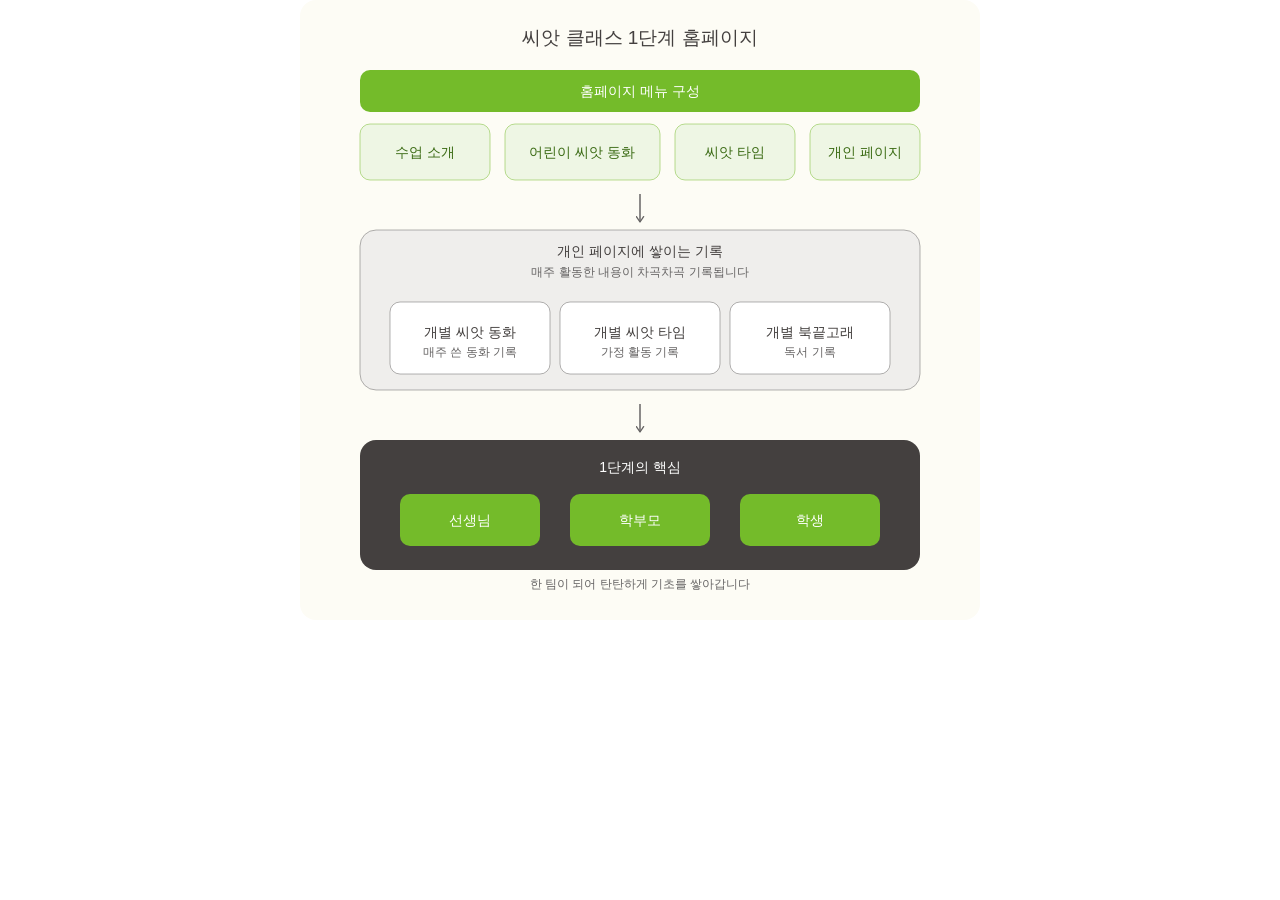
<file: saved_resource(2).html>
<!DOCTYPE html>
<!-- saved from url=(0424)https://95140ce690f4dd2ecf3b85f39db8493a.claudemcpcontent.com/mcp_apps?connect-src=https%3A%2F%2Fesm.sh+https%3A%2F%2Fcdnjs.cloudflare.com+https%3A%2F%2Fcdn.jsdelivr.net+https%3A%2F%2Funpkg.com&resource-src=https%3A%2F%2Fesm.sh+https%3A%2F%2Fcdnjs.cloudflare.com+https%3A%2F%2Fcdn.jsdelivr.net+https%3A%2F%2Funpkg.com+https%3A%2F%2Ffonts.googleapis.com+https%3A%2F%2Ffonts.gstatic.com+https%3A%2F%2Fassets.claude.ai&dev=true -->
<html lang="en"><head><meta http-equiv="Content-Type" content="text/html; charset=UTF-8">
  
  <meta name="viewport" content="width=device-width, initial-scale=1.0">
  <title>Visualize Widget</title>
  <style id="mcp-host-fonts">
@font-face {
  font-family: "Anthropic Sans";
  src: url("https://assets.claude.ai/Fonts/AnthropicSans-Text-Regular-Static.otf") format("opentype");
  font-weight: 400;
  font-style: normal;
  font-display: swap;
}
@font-face {
  font-family: "Anthropic Sans";
  src: url("https://assets.claude.ai/Fonts/AnthropicSans-Text-RegularItalic-Static.otf") format("opentype");
  font-weight: 400;
  font-style: italic;
  font-display: swap;
}
@font-face {
  font-family: "Anthropic Sans";
  src: url("https://assets.claude.ai/Fonts/AnthropicSans-Text-Medium-Static.otf") format("opentype");
  font-weight: 500;
  font-style: normal;
  font-display: swap;
}
@font-face {
  font-family: "Anthropic Sans";
  src: url("https://assets.claude.ai/Fonts/AnthropicSans-Text-MediumItalic-Static.otf") format("opentype");
  font-weight: 500;
  font-style: italic;
  font-display: swap;
}
@font-face {
  font-family: "Anthropic Sans";
  src: url("https://assets.claude.ai/Fonts/AnthropicSans-Text-Semibold-Static.otf") format("opentype");
  font-weight: 600;
  font-style: normal;
  font-display: swap;
}
@font-face {
  font-family: "Anthropic Sans";
  src: url("https://assets.claude.ai/Fonts/AnthropicSans-Text-SemiboldItalic-Static.otf") format("opentype");
  font-weight: 600;
  font-style: italic;
  font-display: swap;
}
@font-face {
  font-family: "Anthropic Sans";
  src: url("https://assets.claude.ai/Fonts/AnthropicSans-Text-Bold-Static.otf") format("opentype");
  font-weight: 700;
  font-style: normal;
  font-display: swap;
}
@font-face {
  font-family: "Anthropic Sans";
  src: url("https://assets.claude.ai/Fonts/AnthropicSans-Text-BoldItalic-Static.otf") format("opentype");
  font-weight: 700;
  font-style: italic;
  font-display: swap;
}
</style>
  <style>@font-face {
  font-family: "Anthropic Serif";
  src: url("https://assets.claude.ai/Fonts/AnthropicSerif-Text-Regular-Static.otf")
    format("opentype");
  font-weight: 400;
  font-style: normal;
  font-display: swap;
}
@font-face {
  font-family: "Anthropic Serif";
  src: url("https://assets.claude.ai/Fonts/AnthropicSerif-Text-RegularItalic-Static.otf")
    format("opentype");
  font-weight: 400;
  font-style: italic;
  font-display: swap;
}
@font-face {
  font-family: "Anthropic Serif";
  src: url("https://assets.claude.ai/Fonts/AnthropicSerif-Text-Medium-Static.otf")
    format("opentype");
  font-weight: 500;
  font-style: normal;
  font-display: swap;
}
@font-face {
  font-family: "Anthropic Serif";
  src: url("https://assets.claude.ai/Fonts/AnthropicSerif-Text-MediumItalic-Static.otf")
    format("opentype");
  font-weight: 500;
  font-style: italic;
  font-display: swap;
}
@font-face {
  font-family: "Anthropic Serif";
  src: url("https://assets.claude.ai/Fonts/AnthropicSerif-Text-Semibold-Static.otf")
    format("opentype");
  font-weight: 600;
  font-style: normal;
  font-display: swap;
}
@font-face {
  font-family: "Anthropic Serif";
  src: url("https://assets.claude.ai/Fonts/AnthropicSerif-Text-SemiboldItalic-Static.otf")
    format("opentype");
  font-weight: 600;
  font-style: italic;
  font-display: swap;
}
@font-face {
  font-family: "Anthropic Serif";
  src: url("https://assets.claude.ai/Fonts/AnthropicSerif-Text-Bold-Static.otf")
    format("opentype");
  font-weight: 700;
  font-style: normal;
  font-display: swap;
}
@font-face {
  font-family: "Anthropic Serif";
  src: url("https://assets.claude.ai/Fonts/AnthropicSerif-Text-BoldItalic-Static.otf")
    format("opentype");
  font-weight: 700;
  font-style: italic;
  font-display: swap;
}</style>
  <style>:root {
  color-scheme: light dark;
  --font-serif: "Anthropic Serif", Georgia, "Times New Roman", serif;
}
* {
  box-sizing: border-box;
  margin: 0;
  padding: 0;
}
input,
select,
textarea,
button {
  font-family: inherit;
}
body {
  font-family:
    "Anthropic Sans",
    -apple-system,
    BlinkMacSystemFont,
    "Segoe UI",
    sans-serif;
  background: transparent;
}
/* Iframe height is externally managed — host sets iframe.style.height to
 * match body.getBoundingClientRect().height via postMessage. During the
 * 1-frame lag (and the 0.25s initial transition), body > viewport triggers
 * a transient scrollbar that steals ~15px width, reflowing flex content.
 * Zero-width scrollbar = zero layout shift. Wheel/keyboard scroll still
 * work if ever needed. */
html,
body {
  scrollbar-width: none;
}
html::-webkit-scrollbar,
body::-webkit-scrollbar {
  width: 0;
  height: 0;
}
/* Short var aliases — saves ~5 tokens per reference */
:root {
  --p: var(--color-text-primary);
  --s: var(--color-text-secondary);
  --t: var(--color-text-tertiary);
  --bg2: var(--color-background-secondary);
  --b: var(--color-border-secondary);
}

/* SVG utility classes — use class="t" instead of repeating font/fill attrs */
.t {
  font-size: 14px;
  fill: var(--p);
}
.ts {
  font-size: 12px;
  fill: var(--s);
}
.th {
  font-size: 14px;
  fill: var(--p);
  font-weight: 500;
}
.box {
  fill: var(--bg2);
  stroke: var(--b);
}
.arr {
  stroke: var(--t);
  fill: none;
  stroke-width: 1.5;
}
.node {
  cursor: pointer;
}
.node:hover rect,
.node:hover .box {
  filter: brightness(0.97);
}
.node:hover text {
  opacity: 0.8;
}

/* Form element defaults — model writes bare <input>, styling is automatic */
/* :not(form.elicit *) — elicitation form provides its own
 * input/button styling at (0,1,0). Without this exclusion, these
 * generic rules at (0,3,1) / (1,0,2) clobber every .elicit-* class. */
input:not([type="range"]):not([type="checkbox"]):not([type="radio"]):not(
    form.elicit *
  ),
select:not(form.elicit *),
textarea:not(form.elicit *) {
  width: 100%;
  height: 36px;
  padding: 8px 12px;
  font-size: 16px;
  background: var(--color-background-primary);
  color: var(--color-text-primary);
  border: 0.5px solid var(--color-border-tertiary);
  border-radius: 6px;
  outline: none;
  transition:
    border-color 0.15s,
    box-shadow 0.15s;
}
textarea {
  height: auto;
  min-height: 80px;
  resize: vertical;
}
input:not([type="range"]):not([type="checkbox"]):not([type="radio"]):not(
    form.elicit *
  ):hover,
select:not(form.elicit *):hover,
textarea:not(form.elicit *):hover {
  border-color: var(--color-border-secondary);
}
input:not([type="range"]):not([type="checkbox"]):not([type="radio"]):not(
    form.elicit *
  ):focus,
select:not(form.elicit *):focus,
textarea:not(form.elicit *):focus {
  border-color: var(--color-border-info);
  box-shadow: 0 0 0 3px var(--color-background-info);
}
select {
  cursor: pointer;
}

/* Range slider — model writes bare <input type="range">, styling automatic */
input[type="range"] {
  -webkit-appearance: none;
  appearance: none;
  width: 100%;
  height: 4px;
  background: light-dark(rgba(0, 0, 0, 0.08), rgba(255, 255, 255, 0.1));
  border-radius: 2px;
  outline: none;
}
input[type="range"]::-webkit-slider-thumb {
  -webkit-appearance: none;
  width: 18px;
  height: 18px;
  border-radius: 50%;
  background: var(--color-background-primary);
  border: 1px solid var(--color-border-secondary);
  cursor: pointer;
  transition:
    border-color 0.15s,
    transform 0.15s;
}
input[type="range"]:hover::-webkit-slider-thumb {
  border-color: var(--color-border-primary);
  transform: scale(1.1);
}
input[type="range"]::-moz-range-thumb {
  width: 18px;
  height: 18px;
  border-radius: 50%;
  background: var(--color-background-primary);
  border: 1px solid var(--color-border-secondary);
  cursor: pointer;
}

/* Button defaults — model writes bare <button>, interaction states automatic */
button:not(#action-btns button):not(form.elicit button) {
  padding: 8px 16px;
  font-size: 14px;
  background: transparent;
  color: var(--color-text-primary);
  border: 0.5px solid var(--color-border-secondary);
  border-radius: var(--border-radius-md);
  cursor: pointer;
  transition:
    background 0.15s,
    transform 0.1s;
}
button:not(#action-btns button):not(form.elicit button):hover {
  background: var(--color-background-secondary);
}
button:not(#action-btns button):not(form.elicit button):active {
  background: var(--color-border-tertiary);
  transform: scale(0.98);
}

/* ===== Elicitation form — EA-878 =====
 * Inert unless Claude writes <form class="elicit">.
 * Figma: AaGSDTRrOCNVhNa7LZaJVr node 5340:3930
 * Conversational question prompts ("Which side are you on?"),
 * pills for all choices.
 */

form.elicit {
  background: var(--color-background-primary, #fff);
  border: 0.5px solid var(--color-border-tertiary, rgba(31, 30, 29, 0.15));
  border-radius: 16px;
  /* Figma 5340:3930 — soft diffuse shadow, lighter than DS --shadow-md.
   * Margin keeps the shadow from clipping at #vis-container's overflow:hidden
   * edge: y-offset 4px + blur 20px ≈ 24px below, 20px sides. */
  box-shadow: 0 4px 20px 0 rgba(0, 0, 0, 0.04);
  margin: 4px 20px 24px;
  overflow: hidden;
  /* font-base = 14/1.4 sans — descendants inherit; only .elicit-question
   * (serif 16/1.7), .name (12), .badge (9) override. */
  font-family: var(--font-sans, system-ui, sans-serif);
  font-size: 14px;
  line-height: 1.4;
  /* Match host rendering — without this the iframe uses subpixel AA and
   * everything (notably weight-500 buttons) reads ~100 heavier on Retina
   * than the same tokens outside the iframe. */
  -webkit-font-smoothing: antialiased;
  -moz-osx-font-smoothing: grayscale;
  /* Chrome props animate on the form→submitted-summary swap. */
  transition:
    background-color 200ms ease-out,
    box-shadow 200ms ease-out,
    border-radius 200ms ease-out,
    padding 200ms ease-out,
    margin 200ms ease-out;
  /* Shared FileThumbnail tokens (border-border-300/25, shadow-sm/5). */
  --elicit-border-faint: color-mix(
    in srgb,
    var(--color-border-tertiary, rgba(31, 30, 29, 0.15)) 25%,
    transparent
  );
  --elicit-shadow-sm: 0 1px 2px 0 rgba(0, 0, 0, 0.05);
}
/* Form controls don't inherit font props from the UA sheet — pull from root.
 * `font: inherit` shorthand so font-weight comes too; the individual-prop
 * version left weight at the UA <button> default (bold-ish on some
 * platforms) for any control that doesn't set its own weight. */
form.elicit :is(button, input, textarea) {
  font: inherit;
}

/* Header title and question prompts share Claude's chat-output voice
 * (p.font-claude-response-body = Anthropic Serif 16 / 400 / 1.7) so both
 * read as Claude speaking, not form chrome. */
form.elicit .elicit-header,
form.elicit .elicit-question {
  font-family: var(--font-serif, "Anthropic Serif", Georgia, serif);
  font-size: 16px;
  font-weight: 400;
  line-height: 1.7;
  color: var(--color-text-primary, #131313);
}

/* 44px total to match the suggested-connector widget spec.
 * Fixed height + zero vertical padding lets align-items:center handle the rest;
 * avoids the icon/text line-height arithmetic. */
form.elicit .elicit-header {
  display: flex;
  align-items: center;
  gap: 8px;
  height: 44px;
  padding: 0 16px;
  border-bottom: 0.5px solid
    var(--color-border-tertiary, rgba(31, 30, 29, 0.15));
}
form.elicit .elicit-header > svg {
  /* IconBase vectorSizeMap[16] = 20 — anthropicons render in a 20px box. */
  width: 20px;
  height: 20px;
  flex-shrink: 0;
  fill: currentColor;
}
form.elicit .elicit-header > span {
  flex: 1;
}

form.elicit .elicit-body {
  padding: 32px 24px;
  display: flex;
  flex-direction: column;
  gap: 40px;
}

form.elicit .elicit-group {
  display: flex;
  flex-direction: column;
  gap: 16px;
}

form.elicit .elicit-question {
  margin: 0;
}

/* Pills container — no horizontal padding. Previously had 0 8px which pushed
 * pills 8px right of the question/textarea/date in the same .elicit-group. */
form.elicit .elicit-pills {
  display: flex;
  flex-wrap: wrap;
  gap: 12px;
}
form.elicit .elicit-pill {
  /* Fully rounded + tighter padding — visually distinct from the rectangular
   * text inputs (textarea/other/date stay at 8-12px radius). Pills and inputs
   * don't match in height so the shape difference reads as intentional. */
  padding: 8px 12px;
  border: 0.5px solid var(--color-border-tertiary, rgba(31, 30, 29, 0.15));
  border-radius: 9999px;
  background: transparent;
  color: var(--color-text-secondary, #383835);
  cursor: pointer;
  transition:
    border-color 120ms ease,
    background-color 120ms ease;
}
form.elicit .elicit-pill:hover {
  border-color: var(--color-border-secondary, rgba(30, 30, 29, 0.3));
}
/* Semantic accents — same light-fill+soft-border recipe as the blue selected
 * state, applied via attribute so inline style doesn't fight aria-pressed.
 * Single-attr specificity; the [aria-pressed="true"] rule below wins on
 * border+bg so selection remains visible on accented pills. */
form.elicit .elicit-pill[data-accent="warning"] {
  border-color: var(--color-text-warning, #5a4815);
  background: color-mix(
    in srgb,
    var(--color-text-warning, #5a4815) 15%,
    transparent
  );
  color: var(--color-text-warning, #5a4815);
}
form.elicit .elicit-pill[data-accent="danger"] {
  border-color: var(--color-text-danger, #7f2c28);
  background: color-mix(
    in srgb,
    var(--color-text-danger, #7f2c28) 15%,
    transparent
  );
  color: var(--color-text-danger, #7f2c28);
}
form.elicit .elicit-pill[data-accent="success"] {
  border-color: var(--color-text-success, #265b19);
  background: color-mix(
    in srgb,
    var(--color-text-success, #265b19) 15%,
    transparent
  );
  color: var(--color-text-success, #265b19);
}
form.elicit .elicit-pill[aria-pressed="true"] {
  /* Figma: 0.5px #184f95 border + rgba(205,226,251,0.5) fill (approx via color-mix). */
  border: 0.5px solid var(--color-text-info, #184f95);
  background: color-mix(
    in srgb,
    var(--color-text-info, #184f95) 15%,
    transparent
  );
  /* accent-000 — host bridge maps DS accent to --color-text-info (no
   * --accent-* var injected into the iframe). Matches border + fill. */
  color: var(--color-text-info, #184f95);
}

/* "Other" conditional text input.
 * background/color explicit — generic input rule no longer provides
 * these post-specificity-fix, UA Canvas/CanvasText mismatch in dark mode. */
form.elicit .elicit-other {
  margin-top: 8px;
  height: 40px;
  padding: 0 12px;
  border: 0.5px solid var(--color-border-tertiary, rgba(31, 30, 29, 0.15));
  border-radius: 8px;
  background: var(--color-background-primary, #fff);
  color: var(--color-text-primary, #131313);
  width: 100%;
  box-sizing: border-box;
}
form.elicit .elicit-other[hidden] {
  display: none;
}

/* Textarea.
 * background/color explicit — generic textarea rule no longer provides
 * these post-specificity-fix, UA Canvas/CanvasText mismatch in dark mode. */
form.elicit .elicit-textarea {
  min-height: 84px;
  padding: 12px;
  border: 0.5px solid var(--color-border-tertiary, rgba(31, 30, 29, 0.15));
  border-radius: 8px;
  background: var(--color-background-primary, #fff);
  color: var(--color-text-primary, #131313);
  resize: vertical;
  box-sizing: border-box;
  width: 100%;
}
form.elicit .elicit-textarea::placeholder {
  color: var(--color-text-tertiary, #7b7974);
}

/* Date input — pill-shaped, hugs content */
form.elicit .elicit-date {
  padding: 12px 16px;
  border: 0.5px solid var(--color-border-tertiary, rgba(31, 30, 29, 0.15));
  border-radius: 12px;
  background: transparent;
  color: var(--color-text-primary, #131313);
  width: fit-content;
  cursor: pointer;
}
/* Shared focus ring for all text inputs — info-blue border + soft glow */
form.elicit .elicit-other:focus,
form.elicit .elicit-textarea:focus,
form.elicit .elicit-date:focus {
  outline: none;
  border-color: var(--color-border-info, #2a78d6);
  box-shadow: 0 0 0 3px var(--color-background-info, rgba(42, 120, 214, 0.2));
}

/* File upload — dashed dropzone + filled tiles.
 * Tile styling mirrors packages/chat/components/FileThumbnail.tsx (the
 * thumbnail users already see in the chat input row) so a file picked here
 * reads as the same object it becomes once attached. Dropzone is the first
 * flex child; tiles append after it (flow right). */
form.elicit .elicit-files {
  display: flex;
  flex-wrap: wrap;
  align-items: flex-start;
  gap: 12px;
}
form.elicit .elicit-dropzone {
  /* 120×120 = FileThumbnail SIZE_MAP.normal. Dashed stays 1px — 0.5px
   * dashed rasterizes to invisible gaps on non-retina. */
  width: 120px;
  height: 120px;
  border: 1px dashed var(--color-border-tertiary, rgba(31, 30, 29, 0.15));
  border-radius: 10px;
  box-shadow: var(--elicit-shadow-sm);
  display: flex;
  flex-direction: column;
  align-items: center;
  justify-content: center;
  gap: 8px;
  cursor: pointer;
  /* Figma 5340:4071 — 2% text-000 wash over bg-000 */
  background: color-mix(
    in srgb,
    var(--color-text-primary, #131313) 2%,
    var(--color-background-primary, #fff)
  );
  color: var(--color-text-tertiary, #7b7974);
  transition:
    border-color 120ms ease,
    background-color 120ms ease;
}
form.elicit .elicit-dropzone:hover {
  border-color: var(--color-text-info, #184f95);
  background: color-mix(
    in srgb,
    var(--color-text-info, #184f95) 4%,
    transparent
  );
}
form.elicit .elicit-dropzone svg {
  width: 24px;
  height: 24px;
  fill: currentColor;
}
form.elicit .elicit-dropzone input[type="file"] {
  display: none;
}

form.elicit .elicit-file-tile {
  /* FileThumbnail ThumbnailInteractionContainer:
   * rounded-lg border-0.5 border-border-300/25 shadow-sm shadow-always-black/5
   * bg-bg-000 px-2.5 py-2 gap-2.5 → 8px radius, 0.5px border, 8/10px pad */
  width: 120px;
  height: 120px;
  border: 0.5px solid var(--elicit-border-faint);
  border-radius: 8px;
  padding: 8px 10px;
  display: flex;
  flex-direction: column;
  justify-content: space-between;
  gap: 10px;
  background: var(--color-background-primary, #fff);
  box-shadow: var(--elicit-shadow-sm);
  box-sizing: border-box;
  position: relative;
}
form.elicit .elicit-file-tile .name {
  /* FileThumbnail title: text-[12px] text-text-100 break-words line-clamp-3 */
  font-size: 12px;
  color: var(--color-text-primary, #131313);
  word-break: break-word;
  overflow: hidden;
  display: -webkit-box;
  -webkit-line-clamp: 3;
  -webkit-box-orient: vertical;
}
form.elicit .elicit-file-tile .badge {
  /* FileThumbnail ThumbnailTagContainer:
   * h-[18px] px-1 border-0.5 border-border-300/25 shadow-sm rounded
   * bg-bg-000/70 font-medium + inner text-[9px] uppercase font-bold */
  align-self: flex-start;
  height: 18px;
  padding: 0 4px;
  display: inline-flex;
  align-items: center;
  border: 0.5px solid var(--elicit-border-faint);
  border-radius: 4px;
  background: color-mix(
    in srgb,
    var(--color-background-primary, #fff) 70%,
    transparent
  );
  box-shadow: var(--elicit-shadow-sm);
  font-size: 9px;
  font-weight: 700;
  color: var(--color-text-tertiary, #7b7974);
  text-transform: uppercase;
}
/* FileThumbnail RemoveButton: w-5 h-5 -top-2 -left-2 rounded-full
 * border-0.5 border-border-300/25 bg-bg-000/90 backdrop-blur-sm.
 * Always visible (no group-hover in iframe — touch + no Tailwind group). */
form.elicit .elicit-file-tile .remove {
  position: absolute;
  top: -8px;
  left: -8px;
  width: 20px;
  height: 20px;
  padding: 0;
  border: 0.5px solid var(--elicit-border-faint);
  border-radius: 9999px;
  background: color-mix(
    in srgb,
    var(--color-background-primary, #fff) 90%,
    transparent
  );
  backdrop-filter: blur(4px);
  cursor: pointer;
  font-size: 14px;
  line-height: 1;
  color: var(--color-text-tertiary, #7b7974);
  display: flex;
  align-items: center;
  justify-content: center;
  transition:
    color 120ms ease,
    background-color 120ms ease;
}
form.elicit .elicit-file-tile .remove:hover {
  color: var(--color-text-secondary, #383835);
  background: color-mix(
    in srgb,
    var(--color-background-primary, #fff) 50%,
    transparent
  );
}

/* Footer — DS Button tokens transcribed (variant=secondary / variant=primary,
 * size=default: h-9 px-4 rounded-lg min-w-[5rem] font-base-bold). */
form.elicit .elicit-footer {
  display: flex;
  align-items: center;
  justify-content: flex-end;
  gap: 12px;
  /* Explicit height (mirrors .elicit-header) so the submitted-state height:0
   * transition can interpolate — auto→0 snaps. 36px buttons + 32px breathing room. */
  height: 68px;
  padding: 0 24px;
  border-top: 0.5px solid var(--color-border-tertiary, rgba(31, 30, 29, 0.15));
}
form.elicit .elicit-skip,
form.elicit .elicit-submit {
  display: inline-flex;
  align-items: center;
  justify-content: center;
  height: 36px;
  min-width: 80px;
  padding: 0 16px;
  border-radius: 8px;
  /* DS Button primary/secondary = font-base-bold (tw-typography.js:26) */
  font-weight: 500;
  white-space: nowrap;
  cursor: pointer;
  user-select: none;
  transition:
    background-color 100ms ease-out,
    border-color 100ms ease-out,
    transform 150ms cubic-bezier(0.165, 0.85, 0.45, 1);
}
form.elicit .elicit-skip:active,
form.elicit .elicit-submit:active {
  transform: scale(0.96);
}
/* secondary */
form.elicit .elicit-skip {
  border: 0.5px solid
    color-mix(
      in srgb,
      var(--color-border-secondary, rgba(30, 30, 29, 0.3)) 30%,
      transparent
    );
  background: transparent;
  color: var(--color-text-primary, #131313);
}
form.elicit .elicit-skip:hover {
  background: var(--color-background-secondary, #f9f9f7);
  border-color: transparent;
}
/* primary */
form.elicit .elicit-submit {
  border: none;
  background: var(--color-text-primary, #131313);
  color: var(--color-background-primary, #fff);
}
form.elicit .elicit-submit:hover {
  transform: scaleX(1.005) scaleY(1.015);
}
/* :hover and :active are both true during a mouse click; equal specificity →
 * source order wins, so without this the hover-grow above masks the press-down. */
form.elicit .elicit-submit:hover:active {
  transform: scale(0.96);
}

/* Post-submit — submitElicitation() adds .elicit-transitioning (body fades
 * out), then after 150ms swaps the body for the Q/A summary and adds
 * .elicit-submitted (chrome transitions to the bare card while body fades
 * back in). Mirrors AskUserQuestion: outer card = AskUserQuestionToolUseCell
 * .tsx:177 (rounded-xl border-0.5 border-border-300 p-4, no bg-bg-000 when
 * submitted), rows = SubmittedResponses.tsx:14-36. */
form.elicit .elicit-body {
  transition: opacity 150ms ease-out;
}
form.elicit.elicit-transitioning .elicit-body {
  opacity: 0;
}
form.elicit.elicit-submitted {
  background: transparent;
  border-radius: 12px;
  box-shadow: none;
  padding: 16px;
  margin: 4px;
}
/* `display: none` can't transition — collapse to zero so the chrome animates
 * away with the form's 200ms transition instead of snapping. */
form.elicit .elicit-header,
form.elicit .elicit-footer {
  transition:
    opacity 200ms ease-out,
    height 200ms ease-out,
    padding 200ms ease-out,
    border-width 200ms ease-out,
    /* step to hidden after the collapse so Skip/Submit leave the tab order +
     * a11y tree (pointer-events:none alone doesn't). */
    visibility 0s linear 200ms;
}
form.elicit.elicit-submitted .elicit-header,
form.elicit.elicit-submitted .elicit-footer {
  opacity: 0;
  height: 0;
  padding-top: 0;
  padding-bottom: 0;
  border-width: 0;
  overflow: hidden;
  pointer-events: none;
  visibility: hidden;
}
form.elicit.elicit-submitted .elicit-body {
  padding: 0;
}
/* Quota-fallback "1" sentinel restore: shape check skips renderSubmittedSummary
 * so the body still has live inputs — dim them so the locked state reads. */
form.elicit.elicit-submitted .elicit-body:not(:has(.elicit-summary)) {
  pointer-events: none;
  opacity: 0.5;
}
/* sessionStorage restore path adds this alongside .elicit-submitted so
 * scroll-back/reload shows the summary immediately (no replayed crossfade). */
form.elicit.elicit-restored,
form.elicit.elicit-restored .elicit-body,
form.elicit.elicit-restored .elicit-header,
form.elicit.elicit-restored .elicit-footer {
  transition: none;
}
form.elicit .elicit-summary {
  display: flex;
  flex-direction: column;
  gap: 12px;
}
form.elicit .elicit-summary-row {
  display: flex;
  flex-direction: column;
  gap: 4px;
}
/* SubmittedResponses question: text-text-300 font-claude-response-small-bold
 * (serif 14 / 600 / 1.5) */
form.elicit .elicit-summary-q {
  font-family: var(--font-serif, "Anthropic Serif", Georgia, serif);
  font-size: 14px;
  font-weight: 600;
  line-height: 1.5;
  color: var(--color-text-secondary, #383835);
}
/* SubmittedResponses answer: text-text-500 font-base (sans 14 / 430 / 1.4) */
form.elicit .elicit-summary-a {
  font-weight: 430;
  color: var(--color-text-tertiary, #7b7974);
  white-space: pre-wrap;
  word-break: break-word;
}

/* Headings — bare tags get correct color in both modes */
h1,
h2,
h3,
h4,
h5,
h6 {
  color: var(--color-text-primary);
}

.leader {
  stroke: var(--t);
  stroke-width: 0.5;
  stroke-dasharray: 4 3;
  fill: none;
}

/* Color ramp classes — apply to <g> or shape element (rect/ellipse/circle/polygon), never <path>.
   light-dark() responds to ancestor color-scheme, not just OS preference. */
g.c-purple > rect,
g.c-purple > ellipse,
g.c-purple > circle,
g.c-purple > polygon,
rect.c-purple,
ellipse.c-purple,
circle.c-purple,
polygon.c-purple {
  fill: light-dark(#eeedfe, #3c3489);
  stroke: light-dark(#534ab7, #afa9ec);
}
.c-purple > .th,
.c-purple > .t {
  fill: light-dark(#3c3489, #cecbf6);
}
.c-purple > .ts {
  fill: light-dark(#534ab7, #afa9ec);
}
g.c-teal > rect,
g.c-teal > ellipse,
g.c-teal > circle,
g.c-teal > polygon,
rect.c-teal,
ellipse.c-teal,
circle.c-teal,
polygon.c-teal {
  fill: light-dark(#e1f5ee, #085041);
  stroke: light-dark(#0f6e56, #5dcaa5);
}
.c-teal > .th,
.c-teal > .t {
  fill: light-dark(#085041, #9fe1cb);
}
.c-teal > .ts {
  fill: light-dark(#0f6e56, #5dcaa5);
}
g.c-coral > rect,
g.c-coral > ellipse,
g.c-coral > circle,
g.c-coral > polygon,
rect.c-coral,
ellipse.c-coral,
circle.c-coral,
polygon.c-coral {
  fill: light-dark(#faece7, #712b13);
  stroke: light-dark(#993c1d, #f0997b);
}
.c-coral > .th,
.c-coral > .t {
  fill: light-dark(#712b13, #f5c4b3);
}
.c-coral > .ts {
  fill: light-dark(#993c1d, #f0997b);
}
g.c-pink > rect,
g.c-pink > ellipse,
g.c-pink > circle,
g.c-pink > polygon,
rect.c-pink,
ellipse.c-pink,
circle.c-pink,
polygon.c-pink {
  fill: light-dark(#fbeaf0, #72243e);
  stroke: light-dark(#993556, #ed93b1);
}
.c-pink > .th,
.c-pink > .t {
  fill: light-dark(#72243e, #f4c0d1);
}
.c-pink > .ts {
  fill: light-dark(#993556, #ed93b1);
}
g.c-gray > rect,
g.c-gray > ellipse,
g.c-gray > circle,
g.c-gray > polygon,
rect.c-gray,
ellipse.c-gray,
circle.c-gray,
polygon.c-gray {
  fill: light-dark(#f1efe8, #444441);
  stroke: light-dark(#5f5e5a, #b4b2a9);
}
.c-gray > .th,
.c-gray > .t {
  fill: light-dark(#444441, #d3d1c7);
}
.c-gray > .ts {
  fill: light-dark(#5f5e5a, #b4b2a9);
}
g.c-blue > rect,
g.c-blue > ellipse,
g.c-blue > circle,
g.c-blue > polygon,
rect.c-blue,
ellipse.c-blue,
circle.c-blue,
polygon.c-blue {
  fill: light-dark(#e6f1fb, #0c447c);
  stroke: light-dark(#185fa5, #85b7eb);
}
.c-blue > .th,
.c-blue > .t {
  fill: light-dark(#0c447c, #b5d4f4);
}
.c-blue > .ts {
  fill: light-dark(#185fa5, #85b7eb);
}
g.c-green > rect,
g.c-green > ellipse,
g.c-green > circle,
g.c-green > polygon,
rect.c-green,
ellipse.c-green,
circle.c-green,
polygon.c-green {
  fill: light-dark(#eaf3de, #27500a);
  stroke: light-dark(#3b6d11, #97c459);
}
.c-green > .th,
.c-green > .t {
  fill: light-dark(#27500a, #c0dd97);
}
.c-green > .ts {
  fill: light-dark(#3b6d11, #97c459);
}
g.c-amber > rect,
g.c-amber > ellipse,
g.c-amber > circle,
g.c-amber > polygon,
rect.c-amber,
ellipse.c-amber,
circle.c-amber,
polygon.c-amber {
  fill: light-dark(#faeeda, #633806);
  stroke: light-dark(#854f0b, #ef9f27);
}
.c-amber > .th,
.c-amber > .t {
  fill: light-dark(#633806, #fac775);
}
.c-amber > .ts {
  fill: light-dark(#854f0b, #ef9f27);
}
g.c-red > rect,
g.c-red > ellipse,
g.c-red > circle,
g.c-red > polygon,
rect.c-red,
ellipse.c-red,
circle.c-red,
polygon.c-red {
  fill: light-dark(#fcebeb, #791f1f);
  stroke: light-dark(#a32d2d, #f09595);
}
.c-red > .th,
.c-red > .t {
  fill: light-dark(#791f1f, #f7c1c1);
}
.c-red > .ts {
  fill: light-dark(#a32d2d, #f09595);
}

/* Mermaid class/ER diagrams — match house aesthetic.
   Mermaid v11 class/ER renderers use <path> (not <rect>) with inline stroke/fill
   attrs that IGNORE themeVariables mainBkg/nodeBorder. Labels are
   <foreignObject><div><span class="nodeLabel"><p>text</p> — NOT <text>. All style
   fixes require !important to beat inline attrs + mermaid's inline <style>.
   Selectors target .classDiagram/.erDiagram SVG root classes (always present)
   rather than a .mermaid wrapper (which the model sometimes omits). */
svg.classDiagram,
svg.erDiagram {
  font-size: 13px;
  max-width: 100%;
  height: auto;
}
/* Mermaid sizes foreignObject to fit measured text width. If we upsize post-render,
   text clips. So: overflow visible on FO, and widen inner div past its max-width. */
svg.classDiagram foreignObject,
svg.erDiagram foreignObject {
  overflow: visible;
}
svg.classDiagram foreignObject > div,
svg.erDiagram foreignObject > div {
  max-width: none !important;
}
/* Body text: members, methods, attribute rows */
svg.classDiagram .nodeLabel,
svg.erDiagram .nodeLabel,
svg.classDiagram .label foreignObject div,
svg.erDiagram .label foreignObject div {
  font-family: var(--font-sans) !important;
  font-size: 13px !important;
  font-weight: 400 !important;
  color: var(--color-text-secondary) !important;
}
/* Titles: classDiagram wraps in .label-group; erDiagram wraps in .name */
svg.classDiagram .label-group .nodeLabel,
svg.erDiagram .name .nodeLabel {
  font-size: 14px !important;
  font-weight: 500 !important;
  color: var(--color-text-primary) !important;
}
/* Kill mermaid's inline style="font-weight: bolder" on the .label wrapper */
svg.classDiagram .label-group .label {
  font-weight: 500 !important;
}
/* Edge labels (relationship verbs + cardinality) */
svg.classDiagram .edgeLabel,
svg.classDiagram .edgeLabel span,
svg.classDiagram .edgeTerminals foreignObject div,
svg.erDiagram .edgeLabel,
svg.erDiagram .edgeLabel span {
  font-size: 11px !important;
  color: var(--color-text-tertiary) !important;
}
/* Box outlines, row stripes, dividers — all rendered as <path> with inline attrs.
   Mermaid's '#id .node path { fill:... }' CSS beats fill="none" attr — force fill:none. */
svg.classDiagram .node path[stroke]:not([stroke="none"]),
svg.classDiagram .divider path,
svg.erDiagram .node path[stroke]:not([stroke="none"]),
svg.erDiagram .divider path {
  stroke: var(--color-border-tertiary) !important;
  stroke-width: 0.5px !important;
  fill: none !important;
}
/* classDiagram: box fill (inside .basic.label-container). Mermaid's inline CSS
   '#id .node path { stroke:... }' beats the stroke="none" attr (SVG attrs have
   lowest specificity), and the fill path is open (no Z) so the phantom stroke
   only paints top/right/bottom — left edge looks darker. Kill the stroke. */
svg.classDiagram .node .basic path[fill]:not([fill="none"]) {
  fill: var(--color-background-primary) !important;
  stroke: none !important;
  stroke-width: 0 !important;
}
/* erDiagram: header row (anonymous first-child <g>) uses secondary bg */
svg.erDiagram .node > g:first-child > path[fill]:not([fill="none"]) {
  fill: var(--color-background-secondary) !important;
}
/* erDiagram: row stripes */
svg.erDiagram .row-rect-odd path[fill]:not([fill="none"]) {
  fill: var(--color-background-primary) !important;
}
svg.erDiagram .row-rect-even path[fill]:not([fill="none"]) {
  fill: var(--color-background-secondary) !important;
}
/* Connector lines */
svg.erDiagram .relationshipLine,
svg.classDiagram .relation {
  stroke: var(--color-text-tertiary) !important;
  stroke-width: 1px !important;
}
svg.classDiagram .marker,
svg.classDiagram marker path,
svg.erDiagram .marker,
svg.erDiagram marker path {
  stroke: var(--color-text-tertiary) !important;
  stroke-width: 1px !important;
}
svg.classDiagram marker path[fill]:not([fill="none"]):not([fill="transparent"]),
svg.erDiagram marker path[fill]:not([fill="none"]):not([fill="transparent"]) {
  fill: var(--color-text-tertiary) !important;
}
/* Relationship label background — kill default 0.7 opacity */
svg.classDiagram .labelBkg,
svg.erDiagram .labelBkg {
  background-color: var(--color-background-primary) !important;
  opacity: 1 !important;
}

body {
  position: relative;
}
#vis-container {
  width: 100%;
  position: relative;
  overflow: hidden;
}
#vis-container > svg {
  display: block;
  margin-inline: auto;
  max-width: 100%;
  height: auto;
  overflow: visible;
}

/* Action buttons group.
   hidden attr is removed on tool-input (final) so buttons never show during streaming.
   Popover items: Copy to clipboard, Download file. */
#action-btns {
  position: absolute;
  top: 8px;
  right: 8px;
  z-index: 2147483647;
  display: flex;
  gap: 4px;
  opacity: 0;
  transition: opacity 0.2s ease;
}
/* display:flex above would override UA [hidden] — restore it */
#action-btns[hidden] {
  display: none;
}
body:hover #action-btns {
  opacity: 1;
}
/* Hide on touch-primary (mobile) devices — both the reveal above
   (body:hover) and the popover open (#more-btn:hover) are hover-driven,
   so on a device without hover the ⋯ trigger either never appears or
   sticks visible after a stray tap with no way to open the menu. */
@media (hover: none) and (pointer: coarse) {
  #action-btns {
    display: none;
  }
}
/* 28×28 chip style for the ⋯ trigger.
   bg-100 at rest (visible over widget content), bg-300 on hover.
   No border — bg change is enough hover feedback. Transparent border stays
   for layout stability. Fallback light-dark() values match the design-system
   --bg-100/--bg-300 tokens (widget iframe doesn't receive them via host
   context, only --color-background-* semantic vars). */
#action-btns > button {
  width: 28px;
  height: 28px;
  padding: 0;
  display: flex;
  align-items: center;
  justify-content: center;
  border-radius: var(--border-radius-sm, 6px);
  background: var(--bg-100, light-dark(#faf9f5, #262624));
  border: 1px solid transparent;
  color: var(--color-text-secondary, #3d3d3a);
  cursor: pointer;
  transition: background 0.15s ease;
}
#action-btns > button:hover {
  background: var(--bg-300, light-dark(#f0eee6, #141413));
}
/* Popover — drops down-left from the trigger.
   Styled to match the native claude.ai Radix dropdown: white bg, backdrop
   blur, 0.5px border, subtle shadow. Items are single-line icon + label,
   matching the conversation menu (Star/Rename/Add to project). */
#more-popover {
  position: absolute;
  top: calc(100% + 4px);
  right: 0;
  min-width: 8rem;
  padding: 6px;
  border-radius: 12px;
  background: var(--color-background-primary, #fff);
  border: 0.5px solid var(--color-border-secondary, rgba(0, 0, 0, 0.1));
  backdrop-filter: blur(24px);
  -webkit-backdrop-filter: blur(24px);
  box-shadow: 0 2px 8px light-dark(rgba(0, 0, 0, 0.08), rgba(0, 0, 0, 0.24));
  font-family: var(--font-sans, system-ui);
  color: var(--color-text-secondary, #3d3d3a);
  opacity: 0;
  visibility: hidden;
  transform: translateY(-4px);
  transition:
    opacity 0.15s ease,
    transform 0.15s ease,
    visibility 0s linear 0.15s;
}
/* Reveal only when hovering the ⋯ trigger or the popover itself. A 4px
   dead-zone between trigger and popover would close it, so
   #more-popover:hover keeps it open during the crossing. */
#more-btn:hover ~ #more-popover,
#more-popover:hover {
  opacity: 1;
  visibility: visible;
  transform: translateY(0);
  transition:
    opacity 0.15s ease,
    transform 0.15s ease,
    visibility 0s;
}
/* Popover items — single-line icon + label, matching native dropdown menu */
.more-item {
  display: flex;
  align-items: center;
  gap: 10px;
  width: 100%;
  padding: 8px;
  border: none;
  background: transparent;
  border-radius: 8px;
  cursor: pointer;
  text-align: left;
  font-family: var(--font-sans, system-ui) !important;
  color: inherit;
  transition: background 0.1s ease;
  white-space: nowrap;
}
.more-item:hover {
  background: var(--color-background-secondary, #f5f4ed);
  color: var(--color-text-primary, #141413);
}
.more-item-icon {
  flex-shrink: 0;
  width: 20px;
  height: 20px;
  display: flex;
  align-items: center;
  justify-content: center;
}
.more-item-icon svg {
  width: 20px;
  height: 20px;
}
.more-item-label {
  font-family: var(--font-sans, system-ui) !important;
  font-size: 14px;
  line-height: 1.3;
  white-space: nowrap;
}
#copy-toast {
  position: fixed;
  top: 12px;
  left: 50%;
  transform: translateX(-50%) translateY(-20px);
  background: var(--color-background-danger, #f7ecec);
  color: var(--color-text-danger, #7f2c28);
  border: 1px solid var(--color-border-danger, #a73d39);
  font-family: var(--font-sans, system-ui);
  font-size: 13px;
  padding: 8px 14px;
  border-radius: var(--border-radius-md, 8px);
  pointer-events: none;
  opacity: 0;
  transition:
    opacity 0.2s ease,
    transform 0.2s ease;
  z-index: 2147483647;
  white-space: nowrap;
}
#copy-toast.visible {
  opacity: 1;
  transform: translateX(-50%) translateY(0);
}

/* HTML scripts-loading shimmer */
#vis-container.scripts-loading {
  pointer-events: none;
  opacity: 0.7;
}
#vis-container.scripts-loading::after {
  content: "";
  position: absolute;
  inset: 0;
  z-index: 10000;
  overflow: hidden;
}
#vis-container.scripts-loading::before {
  content: "";
  position: absolute;
  top: -50%;
  left: 0;
  width: 60%;
  height: 200%;
  z-index: 10001;
  background: linear-gradient(
    90deg,
    transparent 0%,
    light-dark(rgba(0, 0, 0, 0.06), rgba(255, 255, 255, 0.08)) 50%,
    transparent 100%
  );
  animation: scriptsShimmer 2s ease-in-out infinite;
}
@keyframes scriptsShimmer {
  0% {
    transform: translateX(-100%) rotate(25deg);
  }
  100% {
    transform: translateX(200%) rotate(25deg);
  }
}
.sr-only{position:absolute;width:1px;height:1px;padding:0;margin:-1px;overflow:hidden;clip:rect(0,0,0,0);white-space:nowrap;border:0}</style>
  <style id="entry-animation">/* Entry animation for streaming SVG elements.
   Scoped to #vis-container.streaming — widget-main.ts adds the class on first
   tool-input-partial and removes it on tool-input. After streaming, scripts
   that rebuild SVG via innerHTML (e.g. slider-driven charts) won't trigger this.
   Uses CSS individual transform property (scale) to avoid conflicts with SVG transform attribute.
   Excludes elements with transform/opacity attributes to prevent CSS overriding SVG values. */
@keyframes svgFadeInScale {
  from {
    opacity: 0;
    scale: 0.95;
  }
  to {
    opacity: 1;
    scale: 1;
  }
}
#vis-container.streaming
  :where(
    svg,
    circle,
    rect,
    path,
    polygon,
    polyline,
    line,
    ellipse,
    g,
    text
  ):not([transform]):not([opacity]) {
  transition:
    fill 0.4s ease-out,
    stroke 0.4s ease-out,
    opacity 0.4s ease-out;
  animation: svgFadeInScale 0.5s ease-out;
  transform-origin: center;
}</style>
  <link rel="stylesheet" href="./tabler-icons.min.css" media="all" onload="this.media=&#39;all&#39;">
<style id="mcp-host-variables">:root {
  --color-background-primary: light-dark(rgba(255, 255, 255, 1), rgba(48, 48, 46, 1));
  --color-background-secondary: light-dark(rgba(245, 244, 237, 1), rgba(38, 38, 36, 1));
  --color-background-tertiary: light-dark(rgba(250, 249, 245, 1), rgba(20, 20, 19, 1));
  --color-background-inverse: light-dark(rgba(20, 20, 19, 1), rgba(250, 249, 245, 1));
  --color-background-ghost: light-dark(rgba(255, 255, 255, 0), rgba(48, 48, 46, 0));
  --color-background-info: light-dark(rgba(214, 228, 246, 1), rgba(37, 62, 95, 1));
  --color-background-danger: light-dark(rgba(247, 236, 236, 1), rgba(96, 42, 40, 1));
  --color-background-success: light-dark(rgba(233, 241, 220, 1), rgba(27, 70, 20, 1));
  --color-background-warning: light-dark(rgba(246, 238, 223, 1), rgba(72, 58, 15, 1));
  --color-background-disabled: light-dark(rgba(255, 255, 255, 0.5), rgba(48, 48, 46, 0.5));
  --color-text-primary: light-dark(rgba(20, 20, 19, 1), rgba(250, 249, 245, 1));
  --color-text-secondary: light-dark(rgba(61, 61, 58, 1), rgba(194, 192, 182, 1));
  --color-text-tertiary: light-dark(rgba(115, 114, 108, 1), rgba(156, 154, 146, 1));
  --color-text-inverse: light-dark(rgba(255, 255, 255, 1), rgba(20, 20, 19, 1));
  --color-text-info: light-dark(rgba(50, 102, 173, 1), rgba(128, 170, 221, 1));
  --color-text-danger: light-dark(rgba(127, 44, 40, 1), rgba(238, 136, 132, 1));
  --color-text-success: light-dark(rgba(38, 91, 25, 1), rgba(122, 185, 72, 1));
  --color-text-warning: light-dark(rgba(90, 72, 21, 1), rgba(209, 160, 65, 1));
  --color-text-disabled: light-dark(rgba(20, 20, 19, 0.5), rgba(250, 249, 245, 0.5));
  --color-text-ghost: light-dark(rgba(115, 114, 108, 0.5), rgba(156, 154, 146, 0.5));
  --color-border-primary: light-dark(rgba(31, 30, 29, 0.4), rgba(222, 220, 209, 0.4));
  --color-border-secondary: light-dark(rgba(31, 30, 29, 0.3), rgba(222, 220, 209, 0.3));
  --color-border-tertiary: light-dark(rgba(31, 30, 29, 0.15), rgba(222, 220, 209, 0.15));
  --color-border-inverse: light-dark(rgba(255, 255, 255, 0.3), rgba(20, 20, 19, 0.15));
  --color-border-ghost: light-dark(rgba(31, 30, 29, 0), rgba(222, 220, 209, 0));
  --color-border-info: light-dark(rgba(70, 130, 213, 1), rgba(70, 130, 213, 1));
  --color-border-danger: light-dark(rgba(167, 61, 57, 1), rgba(205, 92, 88, 1));
  --color-border-success: light-dark(rgba(67, 116, 38, 1), rgba(89, 145, 48, 1));
  --color-border-warning: light-dark(rgba(128, 92, 31, 1), rgba(168, 120, 41, 1));
  --color-border-disabled: light-dark(rgba(31, 30, 29, 0.1), rgba(222, 220, 209, 0.1));
  --color-ring-primary: light-dark(rgba(20, 20, 19, 0.7), rgba(250, 249, 245, 0.7));
  --color-ring-secondary: light-dark(rgba(61, 61, 58, 0.7), rgba(194, 192, 182, 0.7));
  --color-ring-inverse: light-dark(rgba(255, 255, 255, 0.7), rgba(20, 20, 19, 0.7));
  --color-ring-info: light-dark(rgba(50, 102, 173, 0.5), rgba(128, 170, 221, 0.5));
  --color-ring-danger: light-dark(rgba(167, 61, 57, 0.5), rgba(205, 92, 88, 0.5));
  --color-ring-success: light-dark(rgba(67, 116, 38, 0.5), rgba(89, 145, 48, 0.5));
  --color-ring-warning: light-dark(rgba(128, 92, 31, 0.5), rgba(168, 120, 41, 0.5));
  --font-sans: Anthropic Sans, sans-serif;
  --font-mono: ui-monospace, monospace;
  --font-weight-normal: 400;
  --font-weight-medium: 500;
  --font-weight-semibold: 600;
  --font-weight-bold: 700;
  --font-text-xs-size: 12px;
  --font-text-sm-size: 14px;
  --font-text-md-size: 16px;
  --font-text-lg-size: 20px;
  --font-heading-xs-size: 12px;
  --font-heading-sm-size: 14px;
  --font-heading-md-size: 16px;
  --font-heading-lg-size: 20px;
  --font-heading-xl-size: 24px;
  --font-heading-2xl-size: 28px;
  --font-heading-3xl-size: 36px;
  --font-text-xs-line-height: 1.4;
  --font-text-sm-line-height: 1.4;
  --font-text-md-line-height: 1.4;
  --font-text-lg-line-height: 1.25;
  --font-heading-xs-line-height: 1.4;
  --font-heading-sm-line-height: 1.4;
  --font-heading-md-line-height: 1.4;
  --font-heading-lg-line-height: 1.25;
  --font-heading-xl-line-height: 1.25;
  --font-heading-2xl-line-height: 1.1;
  --font-heading-3xl-line-height: 1;
  --border-radius-xs: 4px;
  --border-radius-sm: 6px;
  --border-radius-md: 8px;
  --border-radius-lg: 10px;
  --border-radius-xl: 12px;
  --border-radius-full: 9999px;
  --border-width-regular: 0.5px;
  --shadow-hairline: 0 1px 2px 0 rgba(0, 0, 0, 0.05);
  --shadow-sm: 0 1px 3px 0 rgba(0, 0, 0, 0.1), 0 1px 2px -1px rgba(0, 0, 0, 0.1);
  --shadow-md: 0 4px 6px -1px rgba(0, 0, 0, 0.1), 0 2px 4px -2px rgba(0, 0, 0, 0.1);
  --shadow-lg: 0 10px 15px -3px rgba(0, 0, 0, 0.1), 0 4px 6px -4px rgba(0, 0, 0, 0.1);
}</style></head>
<body>
  <!-- Pre-defined SVG markers — available to all SVGs via url(#arrow) -->
  <svg style="position:absolute;width:0;height:0" aria-hidden="true">
    <defs>
      <marker id="arrow" viewBox="0 0 10 10" refX="8" refY="5" markerWidth="6" markerHeight="6" orient="auto-start-reverse">
        <path d="M2 1L8 5L2 9" fill="none" stroke="context-stroke" stroke-width="1.5" stroke-linecap="round" stroke-linejoin="round"></path>
      </marker>
    </defs>
  </svg>
  <div id="vis-container" class=""><svg width="100%" viewBox="0 0 680 620" role="img" xmlns="http://www.w3.org/2000/svg" style="max-width: 680px; display: block; margin-inline: auto;">
<title>씨앗 클래스 1단계 홈페이지 구성</title>
<desc>연두, 회색, 짙은 회색 브랜드 색상으로 정리한 씨앗 클래스 1단계 홈페이지 구성 다이어그램</desc>
<defs><marker id="arrow" viewBox="0 0 10 10" refX="8" refY="5" markerWidth="6" markerHeight="6" orient="auto-start-reverse"><path d="M2 1L8 5L2 9" fill="none" stroke="context-stroke" stroke-width="1.5" stroke-linecap="round" stroke-linejoin="round"></path></marker></defs>

<rect x="0" y="0" width="680" height="620" rx="16" fill="#FDFCF5"></rect>

<text x="340" y="44" text-anchor="middle" style="font-size:19px;font-weight:500;fill:#44403F">씨앗 클래스 1단계 홈페이지</text>

<rect x="60" y="70" width="560" height="42" rx="10" fill="#74BB2A"></rect>
<text x="340" y="96" text-anchor="middle" style="font-size:14px;font-weight:500;fill:#FFFFFF">홈페이지 메뉴 구성</text>

<rect x="60" y="124" width="130" height="56" rx="10" fill="#EEF6E4" stroke="#74BB2A" stroke-width="0.5"></rect>
<text x="125" y="152" text-anchor="middle" dominant-baseline="central" style="font-size:14px;font-weight:500;fill:#3B6B14">수업 소개</text>
<rect x="205" y="124" width="155" height="56" rx="10" fill="#EEF6E4" stroke="#74BB2A" stroke-width="0.5"></rect>
<text x="282" y="152" text-anchor="middle" dominant-baseline="central" style="font-size:14px;font-weight:500;fill:#3B6B14">어린이 씨앗 동화</text>
<rect x="375" y="124" width="120" height="56" rx="10" fill="#EEF6E4" stroke="#74BB2A" stroke-width="0.5"></rect>
<text x="435" y="152" text-anchor="middle" dominant-baseline="central" style="font-size:14px;font-weight:500;fill:#3B6B14">씨앗 타임</text>
<rect x="510" y="124" width="110" height="56" rx="10" fill="#EEF6E4" stroke="#74BB2A" stroke-width="0.5"></rect>
<text x="565" y="152" text-anchor="middle" dominant-baseline="central" style="font-size:14px;font-weight:500;fill:#3B6B14">개인 페이지</text>

<line x1="340" y1="194" x2="340" y2="222" stroke="#666464" stroke-width="1.5" marker-end="url(#arrow)"></line>

<rect x="60" y="230" width="560" height="160" rx="16" fill="#EFEEEC" stroke="#666464" stroke-width="0.5"></rect>
<text x="340" y="256" text-anchor="middle" style="font-size:14px;font-weight:500;fill:#44403F">개인 페이지에 쌓이는 기록</text>
<text x="340" y="276" text-anchor="middle" style="font-size:12px;fill:#666464">매주 활동한 내용이 차곡차곡 기록됩니다</text>

<rect x="90" y="302" width="160" height="72" rx="10" fill="#FFFFFF" stroke="#666464" stroke-width="0.5"></rect>
<text x="170" y="332" text-anchor="middle" dominant-baseline="central" style="font-size:14px;font-weight:500;fill:#44403F">개별 씨앗 동화</text>
<text x="170" y="352" text-anchor="middle" dominant-baseline="central" style="font-size:12px;fill:#666464">매주 쓴 동화 기록</text>
<rect x="260" y="302" width="160" height="72" rx="10" fill="#FFFFFF" stroke="#666464" stroke-width="0.5"></rect>
<text x="340" y="332" text-anchor="middle" dominant-baseline="central" style="font-size:14px;font-weight:500;fill:#44403F">개별 씨앗 타임</text>
<text x="340" y="352" text-anchor="middle" dominant-baseline="central" style="font-size:12px;fill:#666464">가정 활동 기록</text>
<rect x="430" y="302" width="160" height="72" rx="10" fill="#FFFFFF" stroke="#666464" stroke-width="0.5"></rect>
<text x="510" y="332" text-anchor="middle" dominant-baseline="central" style="font-size:14px;font-weight:500;fill:#44403F">개별 북끝고래</text>
<text x="510" y="352" text-anchor="middle" dominant-baseline="central" style="font-size:12px;fill:#666464">독서 기록</text>

<line x1="340" y1="404" x2="340" y2="432" stroke="#666464" stroke-width="1.5" marker-end="url(#arrow)"></line>

<rect x="60" y="440" width="560" height="130" rx="16" fill="#44403F"></rect>
<text x="340" y="472" text-anchor="middle" style="font-size:14px;font-weight:500;fill:#FFFFFF">1단계의 핵심</text>
<rect x="100" y="494" width="140" height="52" rx="10" fill="#74BB2A"></rect>
<text x="170" y="520" text-anchor="middle" dominant-baseline="central" style="font-size:14px;font-weight:500;fill:#FFFFFF">선생님</text>
<rect x="270" y="494" width="140" height="52" rx="10" fill="#74BB2A"></rect>
<text x="340" y="520" text-anchor="middle" dominant-baseline="central" style="font-size:14px;font-weight:500;fill:#FFFFFF">학부모</text>
<rect x="440" y="494" width="140" height="52" rx="10" fill="#74BB2A"></rect>
<text x="510" y="520" text-anchor="middle" dominant-baseline="central" style="font-size:14px;font-weight:500;fill:#FFFFFF">학생</text>
<text x="340" y="588" text-anchor="middle" style="font-size:12px;fill:#666464">한 팀이 되어 탄탄하게 기초를 쌓아갑니다</text>
</svg></div>
  <div id="copy-toast"></div>
  <div id="action-btns">
    <button id="more-btn" aria-label="Widget actions">
      <svg width="18" height="18" viewBox="0 0 20 20" fill="currentColor"><path d="M4.5 8.5C5.32843 8.5 6 9.17157 6 10C6 10.8284 5.32843 11.5 4.5 11.5C3.67157 11.5 3 10.8284 3 10C3 9.17157 3.67157 8.5 4.5 8.5ZM10 8.5C10.8284 8.5 11.5 9.17157 11.5 10C11.5 10.8284 10.8284 11.5 10 11.5C9.17157 11.5 8.5 10.8284 8.5 10C8.5 9.17157 9.17157 8.5 10 8.5ZM15.5 8.5C16.3284 8.5 17 9.17157 17 10C17 10.8284 16.3284 11.5 15.5 11.5C14.6716 11.5 14 10.8284 14 10C14 9.17157 14.6716 8.5 15.5 8.5Z"></path></svg>
    </button>
    <div id="more-popover">
      <button class="more-item" id="copy-btn">
        <span class="more-item-icon" id="copy-icon"><svg width="20" height="20" viewBox="0 0 20 20" fill="currentColor"><path d="M12.5 3C13.3284 3 14 3.67157 14 4.5V6H15.5C16.3284 6 17 6.67157 17 7.5V15.5C17 16.3284 16.3284 17 15.5 17H7.5C6.67157 17 6 16.3284 6 15.5V14H4.5C3.67157 14 3 13.3284 3 12.5V4.5C3 3.67157 3.67157 3 4.5 3H12.5ZM14 12.5C14 13.3284 13.3284 14 12.5 14H7V15.5C7 15.7761 7.22386 16 7.5 16H15.5C15.7761 16 16 15.7761 16 15.5V7.5C16 7.22386 15.7761 7 15.5 7H14V12.5ZM4.5 4C4.22386 4 4 4.22386 4 4.5V12.5C4 12.7761 4.22386 13 4.5 13H12.5C12.7761 13 13 12.7761 13 12.5V4.5C13 4.22386 12.7761 4 12.5 4H4.5Z"></path></svg></span>
        <span class="more-item-label" data-i18n="clipLabel">Copy to clipboard</span>
      </button>
      <button class="more-item" id="download-btn">
        <span class="more-item-icon" id="download-icon"><svg width="20" height="20" viewBox="0 0 20 20" fill="currentColor"><path d="M16.5 13C16.7761 13 17 13.2239 17 13.5V15.5C17 16.3284 16.3284 17 15.5 17H4.5C3.67157 17 3 16.3284 3 15.5V13.5C3 13.2239 3.22386 13 3.5 13C3.77614 13 4 13.2239 4 13.5V15.5C4 15.7761 4.22386 16 4.5 16H15.5C15.7761 16 16 15.7761 16 15.5V13.5C16 13.2239 16.2239 13 16.5 13ZM10 3C10.2761 3 10.5 3.22386 10.5 3.5V12.1855L13.626 8.66797C13.8094 8.46166 14.1256 8.44275 14.332 8.62598C14.5383 8.80936 14.5573 9.12563 14.374 9.33203L10.374 13.832L10.2949 13.9033C10.21 13.9654 10.107 14 10 14C9.85718 14 9.72086 13.9388 9.62598 13.832L5.62598 9.33203L5.56738 9.25C5.45079 9.04872 5.48735 8.78653 5.66797 8.62598C5.84854 8.46567 6.1127 8.46039 6.29883 8.59961L6.37402 8.66797L9.5 12.1855V3.5C9.5 3.22386 9.72386 3 10 3Z"></path></svg></span>
        <span class="more-item-label" data-i18n="grabLabel">Download file</span>
      </button>
    </div>
  </div>
  <script type="module">
"use strict";
(() => {
  var __create = Object.create;
  var __defProp = Object.defineProperty;
  var __getOwnPropDesc = Object.getOwnPropertyDescriptor;
  var __getOwnPropNames = Object.getOwnPropertyNames;
  var __getProtoOf = Object.getPrototypeOf;
  var __hasOwnProp = Object.prototype.hasOwnProperty;
  var __require = /* @__PURE__ */ ((x) => typeof require !== "undefined" ? require : typeof Proxy !== "undefined" ? new Proxy(x, {
    get: (a, b) => (typeof require !== "undefined" ? require : a)[b]
  }) : x)(function(x) {
    if (typeof require !== "undefined") return require.apply(this, arguments);
    throw Error('Dynamic require of "' + x + '" is not supported');
  });
  var __copyProps = (to, from, except, desc) => {
    if (from && typeof from === "object" || typeof from === "function") {
      for (let key of __getOwnPropNames(from))
        if (!__hasOwnProp.call(to, key) && key !== except)
          __defProp(to, key, { get: () => from[key], enumerable: !(desc = __getOwnPropDesc(from, key)) || desc.enumerable });
    }
    return to;
  };
  var __toESM = (mod, isNodeMode, target) => (target = mod != null ? __create(__getProtoOf(mod)) : {}, __copyProps(
    // If the importer is in node compatibility mode or this is not an ESM
    // file that has been converted to a CommonJS file using a Babel-
    // compatible transform (i.e. "__esModule" has not been set), then set
    // "default" to the CommonJS "module.exports" for node compatibility.
    isNodeMode || !mod || !mod.__esModule ? __defProp(target, "default", { value: mod, enumerable: true }) : target,
    mod
  ));

  // src/scripts/mcp-app-helper.ts
  var app2 = /* @__PURE__ */ (() => {
    let nextId = 100;
    return {
      sendRequest({ method, params }) {
        const id = nextId++;
        window.parent.postMessage({ jsonrpc: "2.0", id, method, params }, "*");
        return new Promise((resolve, reject) => {
          window.addEventListener(
            "message",
            function listener(event) {
              if (event.data?.id === id) {
                window.removeEventListener("message", listener);
                if (event.data?.result) {
                  resolve(event.data.result);
                } else if (event.data?.error) {
                  const e = event.data.error;
                  reject(
                    new Error(
                      typeof e === "string" ? e : e.message || JSON.stringify(e)
                    )
                  );
                }
              }
            }
          );
        });
      },
      sendNotification({ method, params }) {
        window.parent.postMessage({ jsonrpc: "2.0", method, params }, "*");
      },
      /**
       * Attach files to the conversation — structured clone carries File objects
       * through postMessage (web-only, mobile relay JSON.stringifies).
       * Uses a non-JSON-RPC shape so PostMessageTransport drops it, raw listener
       * in AppRenderer catches it. Requires real user click (userActivation gate
       * enforced host-side per PR #31090).
       */
      attachFiles(files) {
        window.parent.postMessage({ type: "anthropic:attach-files", files }, "*");
      },
      onNotification(method, handler) {
        window.addEventListener(
          "message",
          function listener(event) {
            if (event.data?.method === method) {
              handler(event.data.params);
            }
          }
        );
      },
      async requestDisplayMode({ mode }) {
        return this.sendRequest({
          method: "ui/request-display-mode",
          params: { mode }
        });
      },
      setupAutoResize() {
        new ResizeObserver(() => {
          const { body, documentElement: html } = document;
          const htmlStyle = getComputedStyle(html);
          const rect = body.getBoundingClientRect();
          const width = Math.ceil(rect.width);
          const height = Math.ceil(
            rect.height + (parseFloat(htmlStyle.borderTop) || 0) + (parseFloat(htmlStyle.borderBottom) || 0)
          );
          this.sendNotification({
            method: "ui/notifications/size-changed",
            params: { width, height }
          });
        }).observe(document.body);
      }
    };
  })();
  window.app = app2;

  // src/scripts/streaming-morph.ts
  function createStreamingRenderer2(options = {}) {
    const {
      stripScripts = false,
      widgetName = "Widget",
      shouldRender = () => true,
      onFirstRender
    } = options;
    let didFirstRender = false;
    const markFirstRender2 = () => {
      if (!didFirstRender) {
        didFirstRender = true;
        onFirstRender?.();
      }
    };
    let parserModules = null;
    let morphdomModule = null;
    let streamingParser = null;
    let prevCode = "";
    async function renderPartial(container2, code) {
      if (!code) return;
      if (!parserModules || !morphdomModule) {
        try {
          const [htmlparser2, domhandler, domSerializer, morphdom] = await Promise.all([
            import("https://esm.sh/htmlparser2@9.1.0"),
            import("https://esm.sh/domhandler@5.0.3"),
            import("https://esm.sh/dom-serializer@2.0.0"),
            import("https://esm.sh/morphdom@2.7.4")
          ]);
          parserModules = {
            Parser: htmlparser2.Parser,
            DomHandler: domhandler.DomHandler,
            render: domSerializer.default
          };
          morphdomModule = morphdom.default;
        } catch (err) {
          console.warn(
            `[${widgetName}] CDN failed, falling back to innerHTML:`,
            err
          );
          container2.innerHTML = code;
          markFirstRender2();
          return;
        }
      }
      if (code.length < prevCode.length || !streamingParser) {
        const handler = new parserModules.DomHandler();
        streamingParser = {
          parser: new parserModules.Parser(handler, {
            decodeEntities: false,
            lowerCaseAttributeNames: false,
            lowerCaseTags: false,
            recognizeSelfClosing: true
          }),
          handler,
          write(chunk) {
            this.parser.write(chunk);
          },
          serialize() {
            return parserModules.render(this.handler.root.children, {
              encodeEntities: false
            });
          }
        };
        prevCode = "";
      }
      const newChunk = code.substring(prevCode.length);
      if (newChunk) {
        streamingParser.write(newChunk);
        prevCode = code;
      }
      let serialized = streamingParser.serialize();
      if (serialized) {
        if (stripScripts) {
          serialized = serialized.replace(/<script[\s\S]*?<\/script>/gi, "");
        }
        if (shouldRender(serialized)) {
          const tempContainer = container2.cloneNode(false);
          tempContainer.innerHTML = serialized;
          morphdomModule(container2, tempContainer, { childrenOnly: true });
          markFirstRender2();
        }
      }
    }
    return { renderPartial };
  }
  window.createStreamingRenderer = createStreamingRenderer2;

  // src/scripts/clipboard-copy.ts
  var htmlToImage = null;
  async function loadHtmlToImage() {
    if (!htmlToImage) {
      htmlToImage = await import("https://esm.sh/html-to-image@1.11.11");
    }
    return htmlToImage;
  }
  async function copyToClipboard2(_container) {
    const lib = await loadHtmlToImage();
    const target = document.body;
    const width = target.scrollWidth || 700;
    const height = target.scrollHeight || 400;
    const blob = await lib.toBlob(target, {
      pixelRatio: 2,
      width,
      height,
      filter: (node) => !(node instanceof HTMLElement && (node.id === "action-btns" || node.id === "copy-toast"))
    });
    if (!blob) throw new Error("Failed to create PNG");
    const isSafari = /^((?!chrome|android).)*safari/i.test(navigator.userAgent);
    if (isSafari) {
      await navigator.clipboard.write([
        new ClipboardItem({ "image/png": Promise.resolve(blob) })
      ]);
    } else {
      await navigator.clipboard.write([new ClipboardItem({ "image/png": blob })]);
    }
  }
  window.copyToClipboard = copyToClipboard2;

  // src/scripts/host-init.ts
  function initHostContext2(result) {
    const hostContext = result.hostContext;
    if (!hostContext) return;
    const styles = hostContext.styles;
    if (!styles) return;
    const css = styles.css;
    if (css?.fonts) {
      const fontStyle = document.getElementById("mcp-host-fonts");
      if (fontStyle) {
        fontStyle.textContent = css.fonts;
      }
    }
    const variables = styles.variables;
    if (variables) {
      const style = document.createElement("style");
      style.id = "mcp-host-variables";
      style.textContent = ":root {\n" + Object.entries(variables).map(([key, value]) => "  " + key + ": " + value + ";").join("\n") + "\n}";
      document.head.appendChild(style);
    }
    applyHostStrings(hostContext._hostStrings);
  }
  function applyHostStrings(hostStrings) {
    if (!hostStrings || typeof hostStrings !== "object") return;
    const strings = hostStrings;
    document.querySelectorAll("[data-i18n]").forEach((el) => {
      const key = el.dataset.i18n;
      const val = key ? strings[key] : void 0;
      if (val && val.trim()) el.textContent = val;
    });
    window.__hostStrings = strings;
  }
  window.addEventListener("message", (event) => {
    const data = event.data;
    if (data?.method === "ui/notifications/host-context-changed") {
      applyHostStrings(data.params?._hostStrings);
    }
  });
  window.initHostContext = initHostContext2;

  // src/scripts/send-prompt.ts
  window.sendPrompt = function sendPrompt(text) {
    app.sendRequest({
      method: "ui/message",
      params: { role: "user", content: [{ type: "text", text }] }
    });
  };

  // src/scripts/elicitation.ts
  var selectedFiles = /* @__PURE__ */ new Map();
  var submittedKey;
  var FADE_MS = 150;
  function cssStringEscape(s) {
    return s.replace(/\\/g, "\\\\").replace(/"/g, '\\"');
  }
  function fingerprint(s) {
    let h = 5381;
    for (let i = 0; i < s.length; i++) h = (h << 5) + h + s.charCodeAt(i) | 0;
    return `elicit-submitted:${s.length}:${h.toString(36)}`;
  }
  function escapeHtml(s) {
    const map = {
      "&": "&amp;",
      "<": "&lt;",
      ">": "&gt;",
      '"': "&quot;",
      "'": "&#39;"
    };
    return s.replace(/[&<>"']/g, (c) => map[c]);
  }
  function renderFileTile(container2, name, file) {
    const tile = document.createElement("div");
    tile.className = "elicit-file-tile";
    const dot = file.name.lastIndexOf(".");
    const ext = dot > 0 && file.name.length - dot <= 6 ? file.name.slice(dot + 1).toUpperCase() : "FILE";
    tile.innerHTML = `
    <button type="button" class="remove" aria-label="Remove ${escapeHtml(file.name)}">\xD7</button>
    <div class="name">${escapeHtml(file.name)}</div>
    <div class="badge">${escapeHtml(ext)}</div>
  `;
    tile.querySelector(".remove")?.addEventListener("click", () => {
      const list = selectedFiles.get(name);
      if (list) {
        const idx = list.indexOf(file);
        if (idx >= 0) list.splice(idx, 1);
      }
      tile.remove();
    });
    container2.appendChild(tile);
  }
  function renderSubmittedSummary(form, answers, skipped) {
    const summary = document.createElement("div");
    summary.className = "elicit-summary";
    const appendRow = (label, parts) => {
      const row = document.createElement("div");
      row.className = "elicit-summary-row";
      if (label !== void 0) {
        const q = document.createElement("span");
        q.className = "elicit-summary-q";
        q.textContent = label;
        row.appendChild(q);
      }
      for (const part of parts) {
        const a = document.createElement("span");
        a.className = "elicit-summary-a";
        a.textContent = part;
        row.appendChild(a);
      }
      summary.appendChild(row);
    };
    const nonEmpty = (v) => {
      if (v === void 0 || v === "") return void 0;
      if (Array.isArray(v)) return v.length ? v.join(", ") : void 0;
      return v;
    };
    if (skipped) {
      appendRow(void 0, ["Skipped \u2014 proceeding with defaults."]);
    } else {
      const seen = /* @__PURE__ */ new Set();
      form.querySelectorAll(".elicit-group").forEach((group) => {
        const label = group.querySelector(".elicit-question")?.textContent?.trim();
        const parts = [];
        group.querySelectorAll("[data-name]").forEach((el) => {
          const name = el.dataset.name;
          if (!name || seen.has(name)) return;
          seen.add(name);
          const v = nonEmpty(answers[name]);
          if (v !== void 0) parts.push(v);
          const other = nonEmpty(answers[`${name}_other`]);
          if (other !== void 0) {
            seen.add(`${name}_other`);
            parts.push(other);
          }
        });
        if (parts.length) appendRow(label, parts);
      });
      for (const [name, value] of Object.entries(answers)) {
        if (seen.has(name)) continue;
        const v = nonEmpty(value);
        if (v !== void 0) appendRow(name, [v]);
      }
      if (summary.childElementCount === 0) {
        appendRow(void 0, ["Submitted with defaults."]);
      }
    }
    form.querySelector(".elicit-body")?.replaceChildren(summary);
  }
  function wireElicitation() {
    const form = document.querySelector("form.elicit");
    if (!form) return;
    selectedFiles.clear();
    let submitted = false;
    form.addEventListener("submit", (e) => e.preventDefault());
    submittedKey = fingerprint(form.innerHTML);
    try {
      const stored = sessionStorage.getItem(submittedKey);
      if (stored) {
        form.classList.add("elicit-submitted", "elicit-restored");
        const parsed = JSON.parse(stored);
        if (parsed && typeof parsed === "object" && "answers" in parsed && "skipped" in parsed) {
          renderSubmittedSummary(
            form,
            parsed.answers,
            parsed.skipped
          );
        }
        return;
      }
    } catch {
    }
    form.querySelectorAll(".elicit-pills").forEach((container2) => {
      const isMulti = container2.dataset.multi === "true";
      const name = container2.dataset.name;
      container2.querySelectorAll(".elicit-pill").forEach((p) => p.setAttribute("aria-pressed", "false"));
      container2.addEventListener("click", (e) => {
        const pill = e.target.closest(
          ".elicit-pill"
        );
        if (!pill) return;
        if (!isMulti) {
          container2.querySelectorAll(".elicit-pill[aria-pressed]").forEach((p) => {
            if (p !== pill) p.setAttribute("aria-pressed", "false");
          });
        }
        const nowSelected = pill.getAttribute("aria-pressed") !== "true";
        pill.setAttribute("aria-pressed", String(nowSelected));
        if (name) {
          const otherInput = form.querySelector(
            `.elicit-other[data-for="${cssStringEscape(name)}"]`
          );
          if (otherInput) {
            const otherPillSelected = container2.querySelector(
              '.elicit-pill[data-other][aria-pressed="true"]'
            ) !== null;
            otherInput.hidden = !otherPillSelected;
            if (otherPillSelected) {
              otherInput.focus();
            }
          }
        }
      });
    });
    form.querySelectorAll(".elicit-files[data-name]").forEach((container2) => {
      const name = container2.dataset.name;
      selectedFiles.set(name, []);
      const dropzone = container2.querySelector(".elicit-dropzone");
      const input = dropzone?.querySelector("input[type='file']");
      if (!dropzone || !input) return;
      if (dropzone.tagName !== "LABEL") {
        dropzone.addEventListener("click", (e) => {
          if (e.target === input) return;
          input.click();
        });
      }
      input.addEventListener("change", () => {
        const files = Array.from(input.files ?? []);
        for (const file of files) {
          const entry = {
            name: file.name,
            size: file.size,
            type: file.type,
            raw: file
          };
          selectedFiles.get(name).push(entry);
          renderFileTile(container2, name, entry);
        }
        input.value = "";
      });
    });
    form.querySelector(".elicit-submit")?.addEventListener("click", () => {
      if (submitted) return;
      submitted = true;
      window.submitElicitation(collectElicitAnswers());
    });
    form.querySelector(".elicit-skip")?.addEventListener("click", () => {
      if (submitted) return;
      submitted = true;
      window.submitElicitation({}, { skipped: true });
    });
  }
  function collectElicitAnswers() {
    const form = document.querySelector("form.elicit");
    if (!form) return {};
    const answers = {};
    form.querySelectorAll(".elicit-pills[data-name]").forEach((container2) => {
      const name = container2.dataset.name;
      const isMulti = container2.dataset.multi === "true";
      const selected = Array.from(
        container2.querySelectorAll(
          ".elicit-pill[aria-pressed='true']"
        )
      ).map((p) => p.dataset.value ?? p.textContent?.trim() ?? "");
      answers[name] = isMulti ? selected : selected[0] ?? "";
      const otherInput = form.querySelector(
        `.elicit-other[data-for="${cssStringEscape(name)}"]`
      );
      if (otherInput && !otherInput.hidden && otherInput.value.trim()) {
        answers[`${name}_other`] = otherInput.value.trim();
      }
    });
    for (const [name, files] of selectedFiles) {
      if (files.length === 0) continue;
      answers[name] = files.map((f) => `${f.name} (attached)`);
    }
    form.querySelectorAll(
      "[data-name]:not(.elicit-pills):not(.elicit-other):not(.elicit-files)"
    ).forEach((el) => {
      const name = el.dataset.name;
      if (name && el.value.trim()) {
        answers[name] = el.value.trim();
      }
    });
    return answers;
  }
  window.submitElicitation = function submitElicitation(answers, options = {}) {
    const skipped = options.skipped ?? false;
    const form = document.querySelector("form.elicit");
    const title = form?.querySelector(".elicit-header > span")?.textContent?.trim();
    if (form) {
      form.classList.add("elicit-transitioning");
      const swap = () => {
        if (!form.isConnected) return;
        form.classList.add("elicit-submitted");
        renderSubmittedSummary(form, answers, skipped);
        form.classList.remove("elicit-transitioning");
      };
      setTimeout(swap, FADE_MS);
    }
    const persistSubmitted = () => {
      if (!submittedKey) return;
      try {
        sessionStorage.setItem(
          submittedKey,
          JSON.stringify({ answers, skipped })
        );
      } catch {
        try {
          sessionStorage.setItem(submittedKey, "1");
        } catch {
        }
      }
    };
    if (skipped) {
      window.sendPrompt(
        "(Skipped the form \u2014 proceed with defaults or ask me in plain text)"
      );
      persistSubmitted();
      return;
    }
    const rawFiles = [];
    for (const list of selectedFiles.values()) {
      for (const f of list) rawFiles.push(f.raw);
    }
    const humanizeKey = (k) => {
      let suffix = "";
      if (k.endsWith("_other")) {
        k = k.slice(0, -"_other".length);
        suffix = " (other)";
      } else if (k.endsWith("_file")) {
        k = k.slice(0, -"_file".length);
        suffix = " file";
      } else if (k.endsWith("_text")) {
        k = k.slice(0, -"_text".length);
      }
      const words = k.replace(/_/g, " ");
      return words.charAt(0).toUpperCase() + words.slice(1) + suffix;
    };
    const FOLD_AT = 200;
    const prefix = title ? `${title} \u2014 ` : "";
    const pairs = [];
    const folds = [];
    for (const [k, v] of Object.entries(answers)) {
      if (v === "" || Array.isArray(v) && v.length === 0) continue;
      const raw = Array.isArray(v) ? v.join(", ") : v;
      const label = humanizeKey(k);
      if (raw.length > FOLD_AT) {
        pairs.push(`${label}: (${raw.length} chars \u2014 see below)`);
        folds.push(`[${label}]
${raw}`);
      } else {
        const flat = raw.replace(/\r?\n/g, " / ");
        const value = flat.length > 80 ? `"${flat}"` : flat;
        pairs.push(`${label}: ${value}`);
      }
    }
    let payload = pairs.length === 0 ? `${prefix}proceeding with defaults.` : `${prefix}${pairs.join(" \xB7 ")}`;
    if (folds.length > 0) {
      payload += `

--- Full content ---
${folds.join("\n\n")}`;
    }
    if (rawFiles.length > 0) {
      window.parent.postMessage(
        { type: "anthropic:elicit-submit", text: payload, files: rawFiles },
        "*"
      );
    } else {
      window.sendPrompt(payload);
      persistSubmitted();
    }
  };
  window.collectElicitAnswers = collectElicitAnswers;
  window._wireElicitation = wireElicitation;

  // src/scripts/open-link.ts
  window.openLink = function openLink(url) {
    return app.sendRequest({
      method: "ui/open-link",
      params: { url }
    });
  };
  document.getElementById("vis-container").addEventListener("click", (e) => {
    const anchor = e.target?.closest?.("a[href]");
    if (!anchor) return;
    const href = anchor.getAttribute("href");
    if (!href) return;
    if (href.startsWith("#") || href.startsWith("javascript:")) return;
    let url;
    try {
      url = new URL(href, window.location.href).href;
    } catch {
      return;
    }
    if (!/^https?:/.test(url)) return;
    e.preventDefault();
    window.openLink(url);
  });

  // src/scripts/svg-text-occlusion.ts
  function fixSvgTextOcclusion2(container2) {
    try {
      const svg = container2.querySelector("svg");
      if (!svg) return;
      const NS = "http://www.w3.org/2000/svg";
      const PAD_X = 4;
      const PAD_Y = 2;
      const MIN_CONNECTOR_LEN = 15;
      const textRects = [];
      svg.querySelectorAll("text").forEach((t) => {
        if (t.closest("defs, mask, clipPath, marker")) return;
        try {
          const bb = t.getBBox();
          if (bb.width < 1 || bb.height < 1) return;
          textRects.push({
            x: bb.x - PAD_X,
            y: bb.y - PAD_Y,
            w: bb.width + 2 * PAD_X,
            h: bb.height + 2 * PAD_Y
          });
        } catch {
        }
      });
      if (!textRects.length) return;
      const candidates = [];
      svg.querySelectorAll("line, path, polyline").forEach((el) => {
        if (el.closest("defs, mask, clipPath, marker")) return;
        if (el.tagName.toLowerCase() === "path") {
          const fill = el.getAttribute("fill") || getComputedStyle(el).fill;
          if (fill && fill !== "none" && fill !== "transparent" && !/^rgba\([^)]*,\s*0\)$/.test(fill))
            return;
        }
        const geom = el;
        try {
          const len = geom.getTotalLength();
          if (len < MIN_CONNECTOR_LEN) return;
          candidates.push({ el: geom, len });
        } catch {
        }
      });
      if (!candidates.length) return;
      const inRect = (px, py, r) => px >= r.x && px <= r.x + r.w && py >= r.y && py <= r.y + r.h;
      const intersecting = [];
      for (const { el, len } of candidates) {
        const step = Math.max(2, len / 80);
        let hit = false;
        for (let d = 0; d <= len && !hit; d += step) {
          const pt = el.getPointAtLength(d);
          for (const r of textRects) {
            if (inRect(pt.x, pt.y, r)) {
              hit = true;
              break;
            }
          }
        }
        if (hit) intersecting.push(el);
      }
      if (!intersecting.length) return;
      let defs = svg.querySelector(":scope > defs");
      if (!defs) {
        defs = document.createElementNS(NS, "defs");
        svg.insertBefore(defs, svg.firstChild);
      }
      const maskId = `imagine-text-gaps-${Math.random().toString(36).slice(2, 8)}`;
      const mask = document.createElementNS(NS, "mask");
      mask.setAttribute("id", maskId);
      mask.setAttribute("maskUnits", "userSpaceOnUse");
      const vb = (svg.getAttribute("viewBox") || "").trim().split(/[\s,]+/).map(Number);
      const [vx, vy, vw, vh] = vb.length === 4 && vb.every((n) => Number.isFinite(n)) ? vb : (() => {
        const bb = svg.getBBox();
        return [bb.x, bb.y, bb.width, bb.height];
      })();
      const bg = document.createElementNS(NS, "rect");
      bg.setAttribute("x", String(vx));
      bg.setAttribute("y", String(vy));
      bg.setAttribute("width", String(vw));
      bg.setAttribute("height", String(vh));
      bg.setAttribute("fill", "white");
      mask.appendChild(bg);
      for (const r of textRects) {
        const hole = document.createElementNS(NS, "rect");
        hole.setAttribute("x", String(r.x));
        hole.setAttribute("y", String(r.y));
        hole.setAttribute("width", String(r.w));
        hole.setAttribute("height", String(r.h));
        hole.setAttribute("fill", "black");
        hole.setAttribute("rx", "2");
        mask.appendChild(hole);
      }
      defs.appendChild(mask);
      for (const el of intersecting) {
        el.setAttribute("mask", `url(#${maskId})`);
      }
    } catch {
    }
  }
  window.fixSvgTextOcclusion = fixSvgTextOcclusion2;

  // src/scripts/svg-clip-fix.ts
  function fixSvgClipping2(container2) {
    try {
      const svg = container2.querySelector("svg");
      if (!svg) return;
      const vb = svg.getAttribute("viewBox");
      if (!vb) return;
      const [vbX, vbY, vbW, vbH] = vb.split(/[\s,]+/).map(Number);
      if (![vbX, vbY, vbW, vbH].every(Number.isFinite)) return;
      if (vbW < 100 || vbH < 100) return;
      let maxX = -Infinity;
      let maxY = -Infinity;
      svg.querySelectorAll(
        ":scope > :not(defs):not(style):not(title):not(desc):not(metadata)"
      ).forEach((el) => {
        try {
          const bb = el.getBBox();
          if (bb.width < 0.5 && bb.height < 0.5) return;
          maxX = Math.max(maxX, bb.x + bb.width);
          maxY = Math.max(maxY, bb.y + bb.height);
        } catch {
        }
      });
      const PAD = 10;
      const vbRight = vbX + vbW;
      const vbBottom = vbY + vbH;
      let newW = vbW;
      if (maxX !== -Infinity && maxX + PAD > vbRight + 1) {
        newW = maxX + PAD - vbX;
      }
      let newH = vbH;
      if (maxY !== -Infinity && maxY + PAD > vbBottom + 1) {
        newH = maxY + PAD - vbY;
      }
      if (newW !== vbW || newH !== vbH) {
        svg.setAttribute(
          "viewBox",
          `${vbX} ${vbY} ${round(newW)} ${round(newH)}`
        );
        const hAttr = svg.getAttribute("height");
        if (hAttr && newH !== vbH) {
          const px = parseFloat(hAttr);
          if (Number.isFinite(px)) {
            svg.setAttribute("height", String(round(px * (newH / vbH))));
          }
        }
      }
      svg.style.maxWidth = `${round(newW)}px`;
      svg.style.display = "block";
      svg.style.marginInline = "auto";
    } catch {
    }
  }
  function round(n) {
    return Math.round(n * 100) / 100;
  }
  globalThis.fixSvgClipping = fixSvgClipping2;

  // src/scripts/svg-text-edge-fix.ts
  function fixSvgTextEdgeClip2(container2) {
    try {
      const svg = container2.querySelector("svg");
      if (!svg) return;
      const vb = svg.getAttribute("viewBox");
      if (!vb) return;
      const [vbX, , vbW] = vb.split(/[\s,]+/).map(Number);
      if (!Number.isFinite(vbX) || !Number.isFinite(vbW)) return;
      const vbRight = vbX + vbW;
      const byKey = /* @__PURE__ */ new Map();
      svg.querySelectorAll("text").forEach((text) => {
        if (text.closest("svg") !== svg) return;
        if (text.closest("g[transform]")) return;
        if (text.hasAttribute("transform")) return;
        if (text.querySelector("tspan[x]")) return;
        const p = text.parentElement;
        if (p && p !== svg) {
          const hasBox = Array.from(
            p.querySelectorAll(
              ":scope > rect, :scope > circle, :scope > ellipse"
            )
          ).some((shape) => {
            try {
              return shape.getBBox().width > 10;
            } catch {
              return true;
            }
          });
          if (hasBox) return;
        }
        const anchor = text.getAttribute("text-anchor") || getComputedStyle(text).textAnchor || "start";
        if (anchor !== "start" && anchor !== "end") return;
        let bb;
        try {
          bb = text.getBBox();
        } catch {
          return;
        }
        if (bb.width < 1) return;
        const xAttr = text.getAttribute("x");
        if (!xAttr || /[\s,]/.test(xAttr)) return;
        const x = parseFloat(xAttr);
        if (!Number.isFinite(x)) return;
        const overflow = anchor === "start" ? bb.x + bb.width - vbRight : vbX - bb.x;
        const key = `${anchor}:${x}`;
        const group = byKey.get(key) ?? [];
        group.push({ text, x, anchor, overflow, width: bb.width });
        byKey.set(key, group);
      });
      byKey.forEach((group) => {
        const overflowing = group.filter((g) => g.overflow > 2);
        if (!overflowing.length) return;
        const worst = overflowing.reduce(
          (a, b) => a.overflow > b.overflow ? a : b
        );
        if (worst.overflow > worst.width * 0.5) return;
        const shift = group[0].anchor === "start" ? -worst.overflow : worst.overflow;
        group.forEach(
          ({ text, x }) => text.setAttribute("x", String(round2(x + shift)))
        );
      });
    } catch {
    }
  }
  function round2(n) {
    return Math.round(n * 100) / 100;
  }
  globalThis.fixSvgTextEdgeClip = fixSvgTextEdgeClip2;

  // src/scripts/widget-main.ts
  var IMPLEMENTATION = { name: "visualize widget", version: "1.0.0" };
  var container = document.getElementById("vis-container");
  var isSvgCode = (code) => code.trimStart().startsWith("<svg");
  var hasSvgVisuals = (code) => code && /<(rect|circle|ellipse|line|polyline|polygon|path|text|image|use|g|foreignObject)[\s>]/i.test(
    code.replace(/<style[\s\S]*?<\/style>/gi, "").replace(/<defs[\s\S]*?<\/defs>/gi, "")
  );
  var hasHtmlVisuals = (code) => code && code.replace(/<style[\s\S]*?<\/style>/gi, "").replace(/<script[\s\S]*?<\/script>/gi, "").replace(/<!--[\s\S]*?-->/g, "").trim().length > 0;
  var executeScripts = async () => {
    const scripts = Array.from(container.querySelectorAll("script"));
    for (const oldScript of scripts) {
      const newScript = document.createElement("script");
      Array.from(oldScript.attributes).forEach(
        (attr) => newScript.setAttribute(attr.name, attr.value)
      );
      newScript.textContent = oldScript.textContent;
      const hasSrc = newScript.hasAttribute("src");
      const loaded = hasSrc ? new Promise((resolve) => {
        newScript.onload = () => resolve();
        newScript.onerror = () => resolve();
      }) : Promise.resolve();
      oldScript.parentNode?.replaceChild(newScript, oldScript);
      await loaded;
    }
  };
  var vizTitle = "visualize";
  var iframeStartTime = performance.now();
  var firstRenderSent = false;
  var sendTiming = (event) => app.sendNotification({
    method: "notifications/message",
    params: {
      level: "info",
      logger: `viz:timing:${event}`,
      data: { iframe_ms: Math.round(performance.now() - iframeStartTime) }
    }
  });
  var sendAction = (action) => app.sendNotification({
    method: "notifications/message",
    params: { level: "info", logger: `viz:action:${action}`, data: { action } }
  });
  var markFirstRender = () => {
    if (!firstRenderSent) {
      firstRenderSent = true;
      sendTiming("firstrender");
    }
  };
  var svgRenderer = createStreamingRenderer({
    widgetName: "VisualizeWidget-SVG",
    shouldRender: hasSvgVisuals,
    onFirstRender: markFirstRender
  });
  var htmlRenderer = createStreamingRenderer({
    widgetName: "VisualizeWidget-HTML",
    stripScripts: true,
    shouldRender: hasHtmlVisuals,
    onFirstRender: markFirstRender
  });
  var renderFinal = async (code) => {
    container.classList.remove("streaming");
    if (isSvgCode(code)) {
      if (hasSvgVisuals(code)) {
        container.innerHTML = code;
        markFirstRender();
        fixSvgTextEdgeClip(container);
        fixSvgClipping(container);
        fixSvgTextOcclusion(container);
      }
    } else {
      if (hasHtmlVisuals(code)) {
        container.innerHTML = code;
        markFirstRender();
        await executeScripts();
        container.classList.remove("scripts-loading");
        window._wireElicitation();
        fixSvgTextEdgeClip(container);
        fixSvgClipping(container);
        fixSvgTextOcclusion(container);
      }
    }
    window.dispatchEvent(
      new CustomEvent("viz:complete", {
        detail: { code, title: vizTitle }
      })
    );
    sendTiming("complete");
  };
  var renderPartialCode = (code) => {
    container.classList.add("streaming");
    if (isSvgCode(code)) {
      void svgRenderer.renderPartial(container, code);
    } else {
      void htmlRenderer.renderPartial(container, code);
      if (code.includes("<script") && hasHtmlVisuals(code)) {
        container.classList.add("scripts-loading");
      }
    }
  };
  var nextRequestId = 1;
  async function connectToHost() {
    try {
      window.addEventListener("message", (event) => {
        try {
          const data = event.data;
          if (data && data.jsonrpc === "2.0") {
            if (data.id === 1 && data.result) {
              initHostContext(data.result);
              window.parent.postMessage(
                {
                  jsonrpc: "2.0",
                  method: "ui/notifications/initialized",
                  params: {}
                },
                "*"
              );
            }
          }
        } catch (err) {
          console.error("[VisualizeWidget] Error handling message:", err);
        }
      });
      app.onNotification("ui/notifications/tool-input-partial", (params) => {
        const args = params?.arguments ?? {};
        if (typeof args.title === "string" && args.title) vizTitle = args.title;
        const code = args.widget_code ?? args.code;
        if (code) renderPartialCode(code);
      });
      app.onNotification("ui/notifications/tool-input", (params) => {
        const args = params?.arguments ?? {};
        if (typeof args.title === "string" && args.title) vizTitle = args.title;
        const code = args.widget_code ?? args.code;
        if (code) {
          void renderFinal(code);
          if (!document.querySelector("form.elicit")) {
            document.getElementById("action-btns")?.removeAttribute("hidden");
          }
        }
      });
      window.parent.postMessage(
        {
          jsonrpc: "2.0",
          id: nextRequestId++,
          method: "ui/initialize",
          params: {
            protocolVersion: "2025-11-21",
            appInfo: IMPLEMENTATION,
            appCapabilities: {}
          }
        },
        "*"
      );
      app.setupAutoResize();
      const hostStr = (key) => {
        const s = window.__hostStrings;
        const v = s?.[key];
        return v && v.trim() ? v : void 0;
      };
      const FREEZE_PROPS = [
        "fill",
        "stroke",
        "color",
        "stroke-width",
        "stroke-dasharray",
        "stroke-linecap",
        "stroke-linejoin",
        "opacity",
        "font-family",
        "font-size",
        "font-weight",
        "font-style",
        "text-anchor",
        "dominant-baseline"
      ];
      const freezeSvgForDownload = () => {
        const live = container.querySelector("svg");
        if (!live) return null;
        const clone = live.cloneNode(true);
        if (!clone.hasAttribute("xmlns")) {
          clone.setAttribute("xmlns", "http://www.w3.org/2000/svg");
        }
        clone.style.removeProperty("max-width");
        clone.style.removeProperty("display");
        clone.style.removeProperty("margin-inline");
        const liveEls = live.querySelectorAll("*");
        const cloneEls = clone.querySelectorAll("*");
        for (let i = 0; i < liveEls.length; i++) {
          const el = liveEls[i];
          const out = cloneEls[i];
          if (el.closest("defs, marker, mask, clipPath, pattern, symbol")) {
            continue;
          }
          const cs = getComputedStyle(el);
          const decls = [];
          for (const p of FREEZE_PROPS) {
            const v = cs.getPropertyValue(p);
            if (!v) continue;
            if (v.startsWith("url(")) continue;
            if (v === "normal") continue;
            if (v === "none" && p === "stroke-dasharray") continue;
            decls.push(`${p}:${v}`);
          }
          if (decls.length) {
            const existing = out.getAttribute("style");
            out.setAttribute(
              "style",
              existing ? `${existing};${decls.join(";")}` : decls.join(";")
            );
          }
          out.removeAttribute("class");
        }
        clone.querySelectorAll("style, script").forEach((n) => n.remove());
        return new XMLSerializer().serializeToString(clone);
      };
      const downloadBtn = document.getElementById("download-btn");
      const downloadIconEl = document.getElementById("download-icon");
      const downloadLabelEl = downloadBtn?.querySelector(".more-item-label");
      const downloadIcon = '<svg width="20" height="20" viewBox="0 0 20 20" fill="currentColor"><path d="M16.5 13C16.7761 13 17 13.2239 17 13.5V15.5C17 16.3284 16.3284 17 15.5 17H4.5C3.67157 17 3 16.3284 3 15.5V13.5C3 13.2239 3.22386 13 3.5 13C3.77614 13 4 13.2239 4 13.5V15.5C4 15.7761 4.22386 16 4.5 16H15.5C15.7761 16 16 15.7761 16 15.5V13.5C16 13.2239 16.2239 13 16.5 13ZM10 3C10.2761 3 10.5 3.22386 10.5 3.5V12.1855L13.626 8.66797C13.8094 8.46166 14.1256 8.44275 14.332 8.62598C14.5383 8.80936 14.5573 9.12563 14.374 9.33203L10.374 13.832L10.2949 13.9033C10.21 13.9654 10.107 14 10 14C9.85718 14 9.72086 13.9388 9.62598 13.832L5.62598 9.33203L5.56738 9.25C5.45079 9.04872 5.48735 8.78653 5.66797 8.62598C5.84854 8.46567 6.1127 8.46039 6.29883 8.59961L6.37402 8.66797L9.5 12.1855V3.5C9.5 3.22386 9.72386 3 10 3Z"/></svg>';
      const downloadCheckIcon = '<svg width="20" height="20" viewBox="0 0 20 20" fill="var(--color-text-success, #265b19)"><path d="M15.1883 5.10908C15.3699 4.96398 15.6346 4.96153 15.8202 5.11592C16.0056 5.27067 16.0504 5.53125 15.9403 5.73605L15.8836 5.82003L8.38354 14.8202C8.29361 14.9279 8.16242 14.9925 8.02221 14.9989C7.88203 15.0051 7.74545 14.9526 7.64622 14.8534L4.14617 11.3533L4.08172 11.2752C3.95384 11.0811 3.97542 10.817 4.14617 10.6463C4.31693 10.4755 4.58105 10.4539 4.77509 10.5818L4.85321 10.6463L7.96556 13.7586L15.1161 5.1794L15.1883 5.10908Z"/></svg>';
      if (downloadIconEl) downloadIconEl.innerHTML = downloadIcon;
      window.addEventListener("viz:complete", (ev) => {
        const detail = ev.detail;
        const code = detail?.code;
        const title = detail?.title || "visualize";
        if (!code || !downloadBtn || !downloadIconEl || !downloadLabelEl) return;
        const isSvg = code.trimStart().startsWith("<svg");
        const ext = isSvg ? "svg" : "html";
        const mime = isSvg ? "image/svg+xml" : "text/html";
        downloadBtn.onclick = async () => {
          try {
            sendAction("download");
            const res = await app.sendRequest({
              method: "ui/download-file",
              params: {
                contents: [
                  {
                    type: "resource",
                    resource: {
                      uri: `file:///${title}.${ext}`,
                      mimeType: mime,
                      text: isSvg ? freezeSvgForDownload() ?? code : code
                    }
                  }
                ]
              }
            });
            if (!res?.isError) {
              const restore = downloadLabelEl.textContent;
              downloadIconEl.innerHTML = downloadCheckIcon;
              downloadLabelEl.textContent = hostStr("grabDone") ?? "Downloaded";
              setTimeout(() => {
                downloadIconEl.innerHTML = downloadIcon;
                downloadLabelEl.textContent = restore;
              }, 1500);
            }
          } catch {
          }
        };
      });
      const copyBtn = document.getElementById("copy-btn");
      const copyIconEl = document.getElementById("copy-icon");
      const copyLabelEl = copyBtn?.querySelector(".more-item-label");
      const copyIcon = '<svg width="20" height="20" viewBox="0 0 20 20" fill="currentColor"><path d="M12.5 3C13.3284 3 14 3.67157 14 4.5V6H15.5C16.3284 6 17 6.67157 17 7.5V15.5C17 16.3284 16.3284 17 15.5 17H7.5C6.67157 17 6 16.3284 6 15.5V14H4.5C3.67157 14 3 13.3284 3 12.5V4.5C3 3.67157 3.67157 3 4.5 3H12.5ZM14 12.5C14 13.3284 13.3284 14 12.5 14H7V15.5C7 15.7761 7.22386 16 7.5 16H15.5C15.7761 16 16 15.7761 16 15.5V7.5C16 7.22386 15.7761 7 15.5 7H14V12.5ZM4.5 4C4.22386 4 4 4.22386 4 4.5V12.5C4 12.7761 4.22386 13 4.5 13H12.5C12.7761 13 13 12.7761 13 12.5V4.5C13 4.22386 12.7761 4 12.5 4H4.5Z"/></svg>';
      const copyCheckIcon = '<svg width="20" height="20" viewBox="0 0 20 20" fill="var(--color-text-success, #265b19)"><path d="M15.1883 5.10908C15.3699 4.96398 15.6346 4.96153 15.8202 5.11592C16.0056 5.27067 16.0504 5.53125 15.9403 5.73605L15.8836 5.82003L8.38354 14.8202C8.29361 14.9279 8.16242 14.9925 8.02221 14.9989C7.88203 15.0051 7.74545 14.9526 7.64622 14.8534L4.14617 11.3533L4.08172 11.2752C3.95384 11.0811 3.97542 10.817 4.14617 10.6463C4.31693 10.4755 4.58105 10.4539 4.77509 10.5818L4.85321 10.6463L7.96556 13.7586L15.1161 5.1794L15.1883 5.10908Z"/></svg>';
      if (copyIconEl) copyIconEl.innerHTML = copyIcon;
      if (copyBtn && copyIconEl && copyLabelEl) {
        copyBtn.onclick = async () => {
          try {
            sendAction("copy");
            await copyToClipboard(container);
            const restore = copyLabelEl.textContent;
            copyIconEl.innerHTML = copyCheckIcon;
            copyLabelEl.textContent = hostStr("clipDone") ?? "Copied";
            setTimeout(() => {
              copyIconEl.innerHTML = copyIcon;
              copyLabelEl.textContent = restore;
            }, 1500);
          } catch (_err) {
            const toast = document.getElementById("copy-toast");
            toast.textContent = "Copy failed \u2014 try from claude.ai in browser";
            toast.classList.add("visible");
            setTimeout(() => toast.classList.remove("visible"), 3e3);
          }
        };
      }
    } catch (err) {
      console.error("[VisualizeWidget] Failed to connect:", err);
    }
  }
  connectToHost();
})();

  </script>

</body></html>
</file>
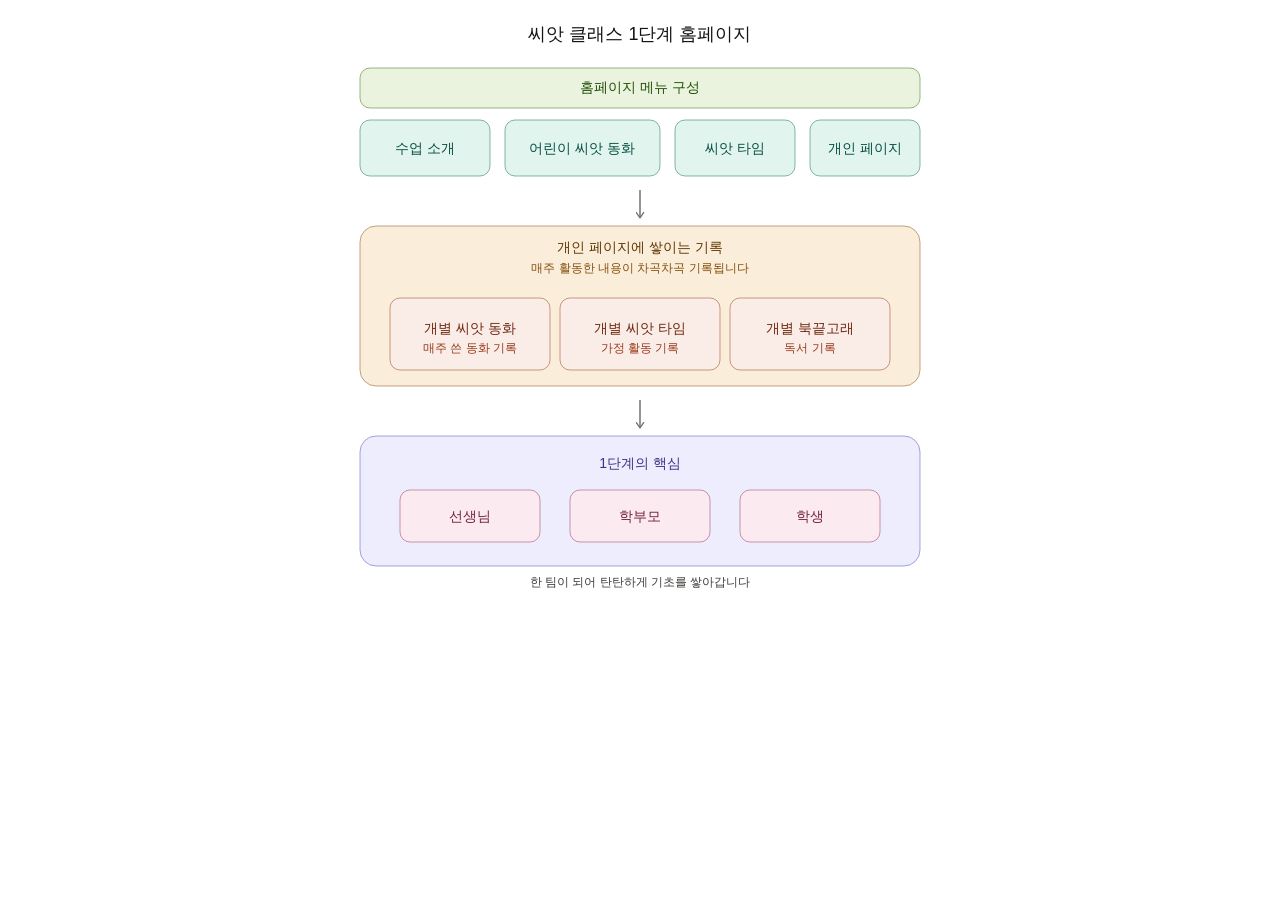
<file: saved_resource.html>
<!DOCTYPE html>
<!-- saved from url=(0424)https://95140ce690f4dd2ecf3b85f39db8493a.claudemcpcontent.com/mcp_apps?connect-src=https%3A%2F%2Fesm.sh+https%3A%2F%2Fcdnjs.cloudflare.com+https%3A%2F%2Fcdn.jsdelivr.net+https%3A%2F%2Funpkg.com&resource-src=https%3A%2F%2Fesm.sh+https%3A%2F%2Fcdnjs.cloudflare.com+https%3A%2F%2Fcdn.jsdelivr.net+https%3A%2F%2Funpkg.com+https%3A%2F%2Ffonts.googleapis.com+https%3A%2F%2Ffonts.gstatic.com+https%3A%2F%2Fassets.claude.ai&dev=true -->
<html lang="en"><head><meta http-equiv="Content-Type" content="text/html; charset=UTF-8">
  
  <meta name="viewport" content="width=device-width, initial-scale=1.0">
  <title>Visualize Widget</title>
  <style id="mcp-host-fonts">
@font-face {
  font-family: "Anthropic Sans";
  src: url("https://assets.claude.ai/Fonts/AnthropicSans-Text-Regular-Static.otf") format("opentype");
  font-weight: 400;
  font-style: normal;
  font-display: swap;
}
@font-face {
  font-family: "Anthropic Sans";
  src: url("https://assets.claude.ai/Fonts/AnthropicSans-Text-RegularItalic-Static.otf") format("opentype");
  font-weight: 400;
  font-style: italic;
  font-display: swap;
}
@font-face {
  font-family: "Anthropic Sans";
  src: url("https://assets.claude.ai/Fonts/AnthropicSans-Text-Medium-Static.otf") format("opentype");
  font-weight: 500;
  font-style: normal;
  font-display: swap;
}
@font-face {
  font-family: "Anthropic Sans";
  src: url("https://assets.claude.ai/Fonts/AnthropicSans-Text-MediumItalic-Static.otf") format("opentype");
  font-weight: 500;
  font-style: italic;
  font-display: swap;
}
@font-face {
  font-family: "Anthropic Sans";
  src: url("https://assets.claude.ai/Fonts/AnthropicSans-Text-Semibold-Static.otf") format("opentype");
  font-weight: 600;
  font-style: normal;
  font-display: swap;
}
@font-face {
  font-family: "Anthropic Sans";
  src: url("https://assets.claude.ai/Fonts/AnthropicSans-Text-SemiboldItalic-Static.otf") format("opentype");
  font-weight: 600;
  font-style: italic;
  font-display: swap;
}
@font-face {
  font-family: "Anthropic Sans";
  src: url("https://assets.claude.ai/Fonts/AnthropicSans-Text-Bold-Static.otf") format("opentype");
  font-weight: 700;
  font-style: normal;
  font-display: swap;
}
@font-face {
  font-family: "Anthropic Sans";
  src: url("https://assets.claude.ai/Fonts/AnthropicSans-Text-BoldItalic-Static.otf") format("opentype");
  font-weight: 700;
  font-style: italic;
  font-display: swap;
}
</style>
  <style>@font-face {
  font-family: "Anthropic Serif";
  src: url("https://assets.claude.ai/Fonts/AnthropicSerif-Text-Regular-Static.otf")
    format("opentype");
  font-weight: 400;
  font-style: normal;
  font-display: swap;
}
@font-face {
  font-family: "Anthropic Serif";
  src: url("https://assets.claude.ai/Fonts/AnthropicSerif-Text-RegularItalic-Static.otf")
    format("opentype");
  font-weight: 400;
  font-style: italic;
  font-display: swap;
}
@font-face {
  font-family: "Anthropic Serif";
  src: url("https://assets.claude.ai/Fonts/AnthropicSerif-Text-Medium-Static.otf")
    format("opentype");
  font-weight: 500;
  font-style: normal;
  font-display: swap;
}
@font-face {
  font-family: "Anthropic Serif";
  src: url("https://assets.claude.ai/Fonts/AnthropicSerif-Text-MediumItalic-Static.otf")
    format("opentype");
  font-weight: 500;
  font-style: italic;
  font-display: swap;
}
@font-face {
  font-family: "Anthropic Serif";
  src: url("https://assets.claude.ai/Fonts/AnthropicSerif-Text-Semibold-Static.otf")
    format("opentype");
  font-weight: 600;
  font-style: normal;
  font-display: swap;
}
@font-face {
  font-family: "Anthropic Serif";
  src: url("https://assets.claude.ai/Fonts/AnthropicSerif-Text-SemiboldItalic-Static.otf")
    format("opentype");
  font-weight: 600;
  font-style: italic;
  font-display: swap;
}
@font-face {
  font-family: "Anthropic Serif";
  src: url("https://assets.claude.ai/Fonts/AnthropicSerif-Text-Bold-Static.otf")
    format("opentype");
  font-weight: 700;
  font-style: normal;
  font-display: swap;
}
@font-face {
  font-family: "Anthropic Serif";
  src: url("https://assets.claude.ai/Fonts/AnthropicSerif-Text-BoldItalic-Static.otf")
    format("opentype");
  font-weight: 700;
  font-style: italic;
  font-display: swap;
}</style>
  <style>:root {
  color-scheme: light dark;
  --font-serif: "Anthropic Serif", Georgia, "Times New Roman", serif;
}
* {
  box-sizing: border-box;
  margin: 0;
  padding: 0;
}
input,
select,
textarea,
button {
  font-family: inherit;
}
body {
  font-family:
    "Anthropic Sans",
    -apple-system,
    BlinkMacSystemFont,
    "Segoe UI",
    sans-serif;
  background: transparent;
}
/* Iframe height is externally managed — host sets iframe.style.height to
 * match body.getBoundingClientRect().height via postMessage. During the
 * 1-frame lag (and the 0.25s initial transition), body > viewport triggers
 * a transient scrollbar that steals ~15px width, reflowing flex content.
 * Zero-width scrollbar = zero layout shift. Wheel/keyboard scroll still
 * work if ever needed. */
html,
body {
  scrollbar-width: none;
}
html::-webkit-scrollbar,
body::-webkit-scrollbar {
  width: 0;
  height: 0;
}
/* Short var aliases — saves ~5 tokens per reference */
:root {
  --p: var(--color-text-primary);
  --s: var(--color-text-secondary);
  --t: var(--color-text-tertiary);
  --bg2: var(--color-background-secondary);
  --b: var(--color-border-secondary);
}

/* SVG utility classes — use class="t" instead of repeating font/fill attrs */
.t {
  font-size: 14px;
  fill: var(--p);
}
.ts {
  font-size: 12px;
  fill: var(--s);
}
.th {
  font-size: 14px;
  fill: var(--p);
  font-weight: 500;
}
.box {
  fill: var(--bg2);
  stroke: var(--b);
}
.arr {
  stroke: var(--t);
  fill: none;
  stroke-width: 1.5;
}
.node {
  cursor: pointer;
}
.node:hover rect,
.node:hover .box {
  filter: brightness(0.97);
}
.node:hover text {
  opacity: 0.8;
}

/* Form element defaults — model writes bare <input>, styling is automatic */
/* :not(form.elicit *) — elicitation form provides its own
 * input/button styling at (0,1,0). Without this exclusion, these
 * generic rules at (0,3,1) / (1,0,2) clobber every .elicit-* class. */
input:not([type="range"]):not([type="checkbox"]):not([type="radio"]):not(
    form.elicit *
  ),
select:not(form.elicit *),
textarea:not(form.elicit *) {
  width: 100%;
  height: 36px;
  padding: 8px 12px;
  font-size: 16px;
  background: var(--color-background-primary);
  color: var(--color-text-primary);
  border: 0.5px solid var(--color-border-tertiary);
  border-radius: 6px;
  outline: none;
  transition:
    border-color 0.15s,
    box-shadow 0.15s;
}
textarea {
  height: auto;
  min-height: 80px;
  resize: vertical;
}
input:not([type="range"]):not([type="checkbox"]):not([type="radio"]):not(
    form.elicit *
  ):hover,
select:not(form.elicit *):hover,
textarea:not(form.elicit *):hover {
  border-color: var(--color-border-secondary);
}
input:not([type="range"]):not([type="checkbox"]):not([type="radio"]):not(
    form.elicit *
  ):focus,
select:not(form.elicit *):focus,
textarea:not(form.elicit *):focus {
  border-color: var(--color-border-info);
  box-shadow: 0 0 0 3px var(--color-background-info);
}
select {
  cursor: pointer;
}

/* Range slider — model writes bare <input type="range">, styling automatic */
input[type="range"] {
  -webkit-appearance: none;
  appearance: none;
  width: 100%;
  height: 4px;
  background: light-dark(rgba(0, 0, 0, 0.08), rgba(255, 255, 255, 0.1));
  border-radius: 2px;
  outline: none;
}
input[type="range"]::-webkit-slider-thumb {
  -webkit-appearance: none;
  width: 18px;
  height: 18px;
  border-radius: 50%;
  background: var(--color-background-primary);
  border: 1px solid var(--color-border-secondary);
  cursor: pointer;
  transition:
    border-color 0.15s,
    transform 0.15s;
}
input[type="range"]:hover::-webkit-slider-thumb {
  border-color: var(--color-border-primary);
  transform: scale(1.1);
}
input[type="range"]::-moz-range-thumb {
  width: 18px;
  height: 18px;
  border-radius: 50%;
  background: var(--color-background-primary);
  border: 1px solid var(--color-border-secondary);
  cursor: pointer;
}

/* Button defaults — model writes bare <button>, interaction states automatic */
button:not(#action-btns button):not(form.elicit button) {
  padding: 8px 16px;
  font-size: 14px;
  background: transparent;
  color: var(--color-text-primary);
  border: 0.5px solid var(--color-border-secondary);
  border-radius: var(--border-radius-md);
  cursor: pointer;
  transition:
    background 0.15s,
    transform 0.1s;
}
button:not(#action-btns button):not(form.elicit button):hover {
  background: var(--color-background-secondary);
}
button:not(#action-btns button):not(form.elicit button):active {
  background: var(--color-border-tertiary);
  transform: scale(0.98);
}

/* ===== Elicitation form — EA-878 =====
 * Inert unless Claude writes <form class="elicit">.
 * Figma: AaGSDTRrOCNVhNa7LZaJVr node 5340:3930
 * Conversational question prompts ("Which side are you on?"),
 * pills for all choices.
 */

form.elicit {
  background: var(--color-background-primary, #fff);
  border: 0.5px solid var(--color-border-tertiary, rgba(31, 30, 29, 0.15));
  border-radius: 16px;
  /* Figma 5340:3930 — soft diffuse shadow, lighter than DS --shadow-md.
   * Margin keeps the shadow from clipping at #vis-container's overflow:hidden
   * edge: y-offset 4px + blur 20px ≈ 24px below, 20px sides. */
  box-shadow: 0 4px 20px 0 rgba(0, 0, 0, 0.04);
  margin: 4px 20px 24px;
  overflow: hidden;
  /* font-base = 14/1.4 sans — descendants inherit; only .elicit-question
   * (serif 16/1.7), .name (12), .badge (9) override. */
  font-family: var(--font-sans, system-ui, sans-serif);
  font-size: 14px;
  line-height: 1.4;
  /* Match host rendering — without this the iframe uses subpixel AA and
   * everything (notably weight-500 buttons) reads ~100 heavier on Retina
   * than the same tokens outside the iframe. */
  -webkit-font-smoothing: antialiased;
  -moz-osx-font-smoothing: grayscale;
  /* Chrome props animate on the form→submitted-summary swap. */
  transition:
    background-color 200ms ease-out,
    box-shadow 200ms ease-out,
    border-radius 200ms ease-out,
    padding 200ms ease-out,
    margin 200ms ease-out;
  /* Shared FileThumbnail tokens (border-border-300/25, shadow-sm/5). */
  --elicit-border-faint: color-mix(
    in srgb,
    var(--color-border-tertiary, rgba(31, 30, 29, 0.15)) 25%,
    transparent
  );
  --elicit-shadow-sm: 0 1px 2px 0 rgba(0, 0, 0, 0.05);
}
/* Form controls don't inherit font props from the UA sheet — pull from root.
 * `font: inherit` shorthand so font-weight comes too; the individual-prop
 * version left weight at the UA <button> default (bold-ish on some
 * platforms) for any control that doesn't set its own weight. */
form.elicit :is(button, input, textarea) {
  font: inherit;
}

/* Header title and question prompts share Claude's chat-output voice
 * (p.font-claude-response-body = Anthropic Serif 16 / 400 / 1.7) so both
 * read as Claude speaking, not form chrome. */
form.elicit .elicit-header,
form.elicit .elicit-question {
  font-family: var(--font-serif, "Anthropic Serif", Georgia, serif);
  font-size: 16px;
  font-weight: 400;
  line-height: 1.7;
  color: var(--color-text-primary, #131313);
}

/* 44px total to match the suggested-connector widget spec.
 * Fixed height + zero vertical padding lets align-items:center handle the rest;
 * avoids the icon/text line-height arithmetic. */
form.elicit .elicit-header {
  display: flex;
  align-items: center;
  gap: 8px;
  height: 44px;
  padding: 0 16px;
  border-bottom: 0.5px solid
    var(--color-border-tertiary, rgba(31, 30, 29, 0.15));
}
form.elicit .elicit-header > svg {
  /* IconBase vectorSizeMap[16] = 20 — anthropicons render in a 20px box. */
  width: 20px;
  height: 20px;
  flex-shrink: 0;
  fill: currentColor;
}
form.elicit .elicit-header > span {
  flex: 1;
}

form.elicit .elicit-body {
  padding: 32px 24px;
  display: flex;
  flex-direction: column;
  gap: 40px;
}

form.elicit .elicit-group {
  display: flex;
  flex-direction: column;
  gap: 16px;
}

form.elicit .elicit-question {
  margin: 0;
}

/* Pills container — no horizontal padding. Previously had 0 8px which pushed
 * pills 8px right of the question/textarea/date in the same .elicit-group. */
form.elicit .elicit-pills {
  display: flex;
  flex-wrap: wrap;
  gap: 12px;
}
form.elicit .elicit-pill {
  /* Fully rounded + tighter padding — visually distinct from the rectangular
   * text inputs (textarea/other/date stay at 8-12px radius). Pills and inputs
   * don't match in height so the shape difference reads as intentional. */
  padding: 8px 12px;
  border: 0.5px solid var(--color-border-tertiary, rgba(31, 30, 29, 0.15));
  border-radius: 9999px;
  background: transparent;
  color: var(--color-text-secondary, #383835);
  cursor: pointer;
  transition:
    border-color 120ms ease,
    background-color 120ms ease;
}
form.elicit .elicit-pill:hover {
  border-color: var(--color-border-secondary, rgba(30, 30, 29, 0.3));
}
/* Semantic accents — same light-fill+soft-border recipe as the blue selected
 * state, applied via attribute so inline style doesn't fight aria-pressed.
 * Single-attr specificity; the [aria-pressed="true"] rule below wins on
 * border+bg so selection remains visible on accented pills. */
form.elicit .elicit-pill[data-accent="warning"] {
  border-color: var(--color-text-warning, #5a4815);
  background: color-mix(
    in srgb,
    var(--color-text-warning, #5a4815) 15%,
    transparent
  );
  color: var(--color-text-warning, #5a4815);
}
form.elicit .elicit-pill[data-accent="danger"] {
  border-color: var(--color-text-danger, #7f2c28);
  background: color-mix(
    in srgb,
    var(--color-text-danger, #7f2c28) 15%,
    transparent
  );
  color: var(--color-text-danger, #7f2c28);
}
form.elicit .elicit-pill[data-accent="success"] {
  border-color: var(--color-text-success, #265b19);
  background: color-mix(
    in srgb,
    var(--color-text-success, #265b19) 15%,
    transparent
  );
  color: var(--color-text-success, #265b19);
}
form.elicit .elicit-pill[aria-pressed="true"] {
  /* Figma: 0.5px #184f95 border + rgba(205,226,251,0.5) fill (approx via color-mix). */
  border: 0.5px solid var(--color-text-info, #184f95);
  background: color-mix(
    in srgb,
    var(--color-text-info, #184f95) 15%,
    transparent
  );
  /* accent-000 — host bridge maps DS accent to --color-text-info (no
   * --accent-* var injected into the iframe). Matches border + fill. */
  color: var(--color-text-info, #184f95);
}

/* "Other" conditional text input.
 * background/color explicit — generic input rule no longer provides
 * these post-specificity-fix, UA Canvas/CanvasText mismatch in dark mode. */
form.elicit .elicit-other {
  margin-top: 8px;
  height: 40px;
  padding: 0 12px;
  border: 0.5px solid var(--color-border-tertiary, rgba(31, 30, 29, 0.15));
  border-radius: 8px;
  background: var(--color-background-primary, #fff);
  color: var(--color-text-primary, #131313);
  width: 100%;
  box-sizing: border-box;
}
form.elicit .elicit-other[hidden] {
  display: none;
}

/* Textarea.
 * background/color explicit — generic textarea rule no longer provides
 * these post-specificity-fix, UA Canvas/CanvasText mismatch in dark mode. */
form.elicit .elicit-textarea {
  min-height: 84px;
  padding: 12px;
  border: 0.5px solid var(--color-border-tertiary, rgba(31, 30, 29, 0.15));
  border-radius: 8px;
  background: var(--color-background-primary, #fff);
  color: var(--color-text-primary, #131313);
  resize: vertical;
  box-sizing: border-box;
  width: 100%;
}
form.elicit .elicit-textarea::placeholder {
  color: var(--color-text-tertiary, #7b7974);
}

/* Date input — pill-shaped, hugs content */
form.elicit .elicit-date {
  padding: 12px 16px;
  border: 0.5px solid var(--color-border-tertiary, rgba(31, 30, 29, 0.15));
  border-radius: 12px;
  background: transparent;
  color: var(--color-text-primary, #131313);
  width: fit-content;
  cursor: pointer;
}
/* Shared focus ring for all text inputs — info-blue border + soft glow */
form.elicit .elicit-other:focus,
form.elicit .elicit-textarea:focus,
form.elicit .elicit-date:focus {
  outline: none;
  border-color: var(--color-border-info, #2a78d6);
  box-shadow: 0 0 0 3px var(--color-background-info, rgba(42, 120, 214, 0.2));
}

/* File upload — dashed dropzone + filled tiles.
 * Tile styling mirrors packages/chat/components/FileThumbnail.tsx (the
 * thumbnail users already see in the chat input row) so a file picked here
 * reads as the same object it becomes once attached. Dropzone is the first
 * flex child; tiles append after it (flow right). */
form.elicit .elicit-files {
  display: flex;
  flex-wrap: wrap;
  align-items: flex-start;
  gap: 12px;
}
form.elicit .elicit-dropzone {
  /* 120×120 = FileThumbnail SIZE_MAP.normal. Dashed stays 1px — 0.5px
   * dashed rasterizes to invisible gaps on non-retina. */
  width: 120px;
  height: 120px;
  border: 1px dashed var(--color-border-tertiary, rgba(31, 30, 29, 0.15));
  border-radius: 10px;
  box-shadow: var(--elicit-shadow-sm);
  display: flex;
  flex-direction: column;
  align-items: center;
  justify-content: center;
  gap: 8px;
  cursor: pointer;
  /* Figma 5340:4071 — 2% text-000 wash over bg-000 */
  background: color-mix(
    in srgb,
    var(--color-text-primary, #131313) 2%,
    var(--color-background-primary, #fff)
  );
  color: var(--color-text-tertiary, #7b7974);
  transition:
    border-color 120ms ease,
    background-color 120ms ease;
}
form.elicit .elicit-dropzone:hover {
  border-color: var(--color-text-info, #184f95);
  background: color-mix(
    in srgb,
    var(--color-text-info, #184f95) 4%,
    transparent
  );
}
form.elicit .elicit-dropzone svg {
  width: 24px;
  height: 24px;
  fill: currentColor;
}
form.elicit .elicit-dropzone input[type="file"] {
  display: none;
}

form.elicit .elicit-file-tile {
  /* FileThumbnail ThumbnailInteractionContainer:
   * rounded-lg border-0.5 border-border-300/25 shadow-sm shadow-always-black/5
   * bg-bg-000 px-2.5 py-2 gap-2.5 → 8px radius, 0.5px border, 8/10px pad */
  width: 120px;
  height: 120px;
  border: 0.5px solid var(--elicit-border-faint);
  border-radius: 8px;
  padding: 8px 10px;
  display: flex;
  flex-direction: column;
  justify-content: space-between;
  gap: 10px;
  background: var(--color-background-primary, #fff);
  box-shadow: var(--elicit-shadow-sm);
  box-sizing: border-box;
  position: relative;
}
form.elicit .elicit-file-tile .name {
  /* FileThumbnail title: text-[12px] text-text-100 break-words line-clamp-3 */
  font-size: 12px;
  color: var(--color-text-primary, #131313);
  word-break: break-word;
  overflow: hidden;
  display: -webkit-box;
  -webkit-line-clamp: 3;
  -webkit-box-orient: vertical;
}
form.elicit .elicit-file-tile .badge {
  /* FileThumbnail ThumbnailTagContainer:
   * h-[18px] px-1 border-0.5 border-border-300/25 shadow-sm rounded
   * bg-bg-000/70 font-medium + inner text-[9px] uppercase font-bold */
  align-self: flex-start;
  height: 18px;
  padding: 0 4px;
  display: inline-flex;
  align-items: center;
  border: 0.5px solid var(--elicit-border-faint);
  border-radius: 4px;
  background: color-mix(
    in srgb,
    var(--color-background-primary, #fff) 70%,
    transparent
  );
  box-shadow: var(--elicit-shadow-sm);
  font-size: 9px;
  font-weight: 700;
  color: var(--color-text-tertiary, #7b7974);
  text-transform: uppercase;
}
/* FileThumbnail RemoveButton: w-5 h-5 -top-2 -left-2 rounded-full
 * border-0.5 border-border-300/25 bg-bg-000/90 backdrop-blur-sm.
 * Always visible (no group-hover in iframe — touch + no Tailwind group). */
form.elicit .elicit-file-tile .remove {
  position: absolute;
  top: -8px;
  left: -8px;
  width: 20px;
  height: 20px;
  padding: 0;
  border: 0.5px solid var(--elicit-border-faint);
  border-radius: 9999px;
  background: color-mix(
    in srgb,
    var(--color-background-primary, #fff) 90%,
    transparent
  );
  backdrop-filter: blur(4px);
  cursor: pointer;
  font-size: 14px;
  line-height: 1;
  color: var(--color-text-tertiary, #7b7974);
  display: flex;
  align-items: center;
  justify-content: center;
  transition:
    color 120ms ease,
    background-color 120ms ease;
}
form.elicit .elicit-file-tile .remove:hover {
  color: var(--color-text-secondary, #383835);
  background: color-mix(
    in srgb,
    var(--color-background-primary, #fff) 50%,
    transparent
  );
}

/* Footer — DS Button tokens transcribed (variant=secondary / variant=primary,
 * size=default: h-9 px-4 rounded-lg min-w-[5rem] font-base-bold). */
form.elicit .elicit-footer {
  display: flex;
  align-items: center;
  justify-content: flex-end;
  gap: 12px;
  /* Explicit height (mirrors .elicit-header) so the submitted-state height:0
   * transition can interpolate — auto→0 snaps. 36px buttons + 32px breathing room. */
  height: 68px;
  padding: 0 24px;
  border-top: 0.5px solid var(--color-border-tertiary, rgba(31, 30, 29, 0.15));
}
form.elicit .elicit-skip,
form.elicit .elicit-submit {
  display: inline-flex;
  align-items: center;
  justify-content: center;
  height: 36px;
  min-width: 80px;
  padding: 0 16px;
  border-radius: 8px;
  /* DS Button primary/secondary = font-base-bold (tw-typography.js:26) */
  font-weight: 500;
  white-space: nowrap;
  cursor: pointer;
  user-select: none;
  transition:
    background-color 100ms ease-out,
    border-color 100ms ease-out,
    transform 150ms cubic-bezier(0.165, 0.85, 0.45, 1);
}
form.elicit .elicit-skip:active,
form.elicit .elicit-submit:active {
  transform: scale(0.96);
}
/* secondary */
form.elicit .elicit-skip {
  border: 0.5px solid
    color-mix(
      in srgb,
      var(--color-border-secondary, rgba(30, 30, 29, 0.3)) 30%,
      transparent
    );
  background: transparent;
  color: var(--color-text-primary, #131313);
}
form.elicit .elicit-skip:hover {
  background: var(--color-background-secondary, #f9f9f7);
  border-color: transparent;
}
/* primary */
form.elicit .elicit-submit {
  border: none;
  background: var(--color-text-primary, #131313);
  color: var(--color-background-primary, #fff);
}
form.elicit .elicit-submit:hover {
  transform: scaleX(1.005) scaleY(1.015);
}
/* :hover and :active are both true during a mouse click; equal specificity →
 * source order wins, so without this the hover-grow above masks the press-down. */
form.elicit .elicit-submit:hover:active {
  transform: scale(0.96);
}

/* Post-submit — submitElicitation() adds .elicit-transitioning (body fades
 * out), then after 150ms swaps the body for the Q/A summary and adds
 * .elicit-submitted (chrome transitions to the bare card while body fades
 * back in). Mirrors AskUserQuestion: outer card = AskUserQuestionToolUseCell
 * .tsx:177 (rounded-xl border-0.5 border-border-300 p-4, no bg-bg-000 when
 * submitted), rows = SubmittedResponses.tsx:14-36. */
form.elicit .elicit-body {
  transition: opacity 150ms ease-out;
}
form.elicit.elicit-transitioning .elicit-body {
  opacity: 0;
}
form.elicit.elicit-submitted {
  background: transparent;
  border-radius: 12px;
  box-shadow: none;
  padding: 16px;
  margin: 4px;
}
/* `display: none` can't transition — collapse to zero so the chrome animates
 * away with the form's 200ms transition instead of snapping. */
form.elicit .elicit-header,
form.elicit .elicit-footer {
  transition:
    opacity 200ms ease-out,
    height 200ms ease-out,
    padding 200ms ease-out,
    border-width 200ms ease-out,
    /* step to hidden after the collapse so Skip/Submit leave the tab order +
     * a11y tree (pointer-events:none alone doesn't). */
    visibility 0s linear 200ms;
}
form.elicit.elicit-submitted .elicit-header,
form.elicit.elicit-submitted .elicit-footer {
  opacity: 0;
  height: 0;
  padding-top: 0;
  padding-bottom: 0;
  border-width: 0;
  overflow: hidden;
  pointer-events: none;
  visibility: hidden;
}
form.elicit.elicit-submitted .elicit-body {
  padding: 0;
}
/* Quota-fallback "1" sentinel restore: shape check skips renderSubmittedSummary
 * so the body still has live inputs — dim them so the locked state reads. */
form.elicit.elicit-submitted .elicit-body:not(:has(.elicit-summary)) {
  pointer-events: none;
  opacity: 0.5;
}
/* sessionStorage restore path adds this alongside .elicit-submitted so
 * scroll-back/reload shows the summary immediately (no replayed crossfade). */
form.elicit.elicit-restored,
form.elicit.elicit-restored .elicit-body,
form.elicit.elicit-restored .elicit-header,
form.elicit.elicit-restored .elicit-footer {
  transition: none;
}
form.elicit .elicit-summary {
  display: flex;
  flex-direction: column;
  gap: 12px;
}
form.elicit .elicit-summary-row {
  display: flex;
  flex-direction: column;
  gap: 4px;
}
/* SubmittedResponses question: text-text-300 font-claude-response-small-bold
 * (serif 14 / 600 / 1.5) */
form.elicit .elicit-summary-q {
  font-family: var(--font-serif, "Anthropic Serif", Georgia, serif);
  font-size: 14px;
  font-weight: 600;
  line-height: 1.5;
  color: var(--color-text-secondary, #383835);
}
/* SubmittedResponses answer: text-text-500 font-base (sans 14 / 430 / 1.4) */
form.elicit .elicit-summary-a {
  font-weight: 430;
  color: var(--color-text-tertiary, #7b7974);
  white-space: pre-wrap;
  word-break: break-word;
}

/* Headings — bare tags get correct color in both modes */
h1,
h2,
h3,
h4,
h5,
h6 {
  color: var(--color-text-primary);
}

.leader {
  stroke: var(--t);
  stroke-width: 0.5;
  stroke-dasharray: 4 3;
  fill: none;
}

/* Color ramp classes — apply to <g> or shape element (rect/ellipse/circle/polygon), never <path>.
   light-dark() responds to ancestor color-scheme, not just OS preference. */
g.c-purple > rect,
g.c-purple > ellipse,
g.c-purple > circle,
g.c-purple > polygon,
rect.c-purple,
ellipse.c-purple,
circle.c-purple,
polygon.c-purple {
  fill: light-dark(#eeedfe, #3c3489);
  stroke: light-dark(#534ab7, #afa9ec);
}
.c-purple > .th,
.c-purple > .t {
  fill: light-dark(#3c3489, #cecbf6);
}
.c-purple > .ts {
  fill: light-dark(#534ab7, #afa9ec);
}
g.c-teal > rect,
g.c-teal > ellipse,
g.c-teal > circle,
g.c-teal > polygon,
rect.c-teal,
ellipse.c-teal,
circle.c-teal,
polygon.c-teal {
  fill: light-dark(#e1f5ee, #085041);
  stroke: light-dark(#0f6e56, #5dcaa5);
}
.c-teal > .th,
.c-teal > .t {
  fill: light-dark(#085041, #9fe1cb);
}
.c-teal > .ts {
  fill: light-dark(#0f6e56, #5dcaa5);
}
g.c-coral > rect,
g.c-coral > ellipse,
g.c-coral > circle,
g.c-coral > polygon,
rect.c-coral,
ellipse.c-coral,
circle.c-coral,
polygon.c-coral {
  fill: light-dark(#faece7, #712b13);
  stroke: light-dark(#993c1d, #f0997b);
}
.c-coral > .th,
.c-coral > .t {
  fill: light-dark(#712b13, #f5c4b3);
}
.c-coral > .ts {
  fill: light-dark(#993c1d, #f0997b);
}
g.c-pink > rect,
g.c-pink > ellipse,
g.c-pink > circle,
g.c-pink > polygon,
rect.c-pink,
ellipse.c-pink,
circle.c-pink,
polygon.c-pink {
  fill: light-dark(#fbeaf0, #72243e);
  stroke: light-dark(#993556, #ed93b1);
}
.c-pink > .th,
.c-pink > .t {
  fill: light-dark(#72243e, #f4c0d1);
}
.c-pink > .ts {
  fill: light-dark(#993556, #ed93b1);
}
g.c-gray > rect,
g.c-gray > ellipse,
g.c-gray > circle,
g.c-gray > polygon,
rect.c-gray,
ellipse.c-gray,
circle.c-gray,
polygon.c-gray {
  fill: light-dark(#f1efe8, #444441);
  stroke: light-dark(#5f5e5a, #b4b2a9);
}
.c-gray > .th,
.c-gray > .t {
  fill: light-dark(#444441, #d3d1c7);
}
.c-gray > .ts {
  fill: light-dark(#5f5e5a, #b4b2a9);
}
g.c-blue > rect,
g.c-blue > ellipse,
g.c-blue > circle,
g.c-blue > polygon,
rect.c-blue,
ellipse.c-blue,
circle.c-blue,
polygon.c-blue {
  fill: light-dark(#e6f1fb, #0c447c);
  stroke: light-dark(#185fa5, #85b7eb);
}
.c-blue > .th,
.c-blue > .t {
  fill: light-dark(#0c447c, #b5d4f4);
}
.c-blue > .ts {
  fill: light-dark(#185fa5, #85b7eb);
}
g.c-green > rect,
g.c-green > ellipse,
g.c-green > circle,
g.c-green > polygon,
rect.c-green,
ellipse.c-green,
circle.c-green,
polygon.c-green {
  fill: light-dark(#eaf3de, #27500a);
  stroke: light-dark(#3b6d11, #97c459);
}
.c-green > .th,
.c-green > .t {
  fill: light-dark(#27500a, #c0dd97);
}
.c-green > .ts {
  fill: light-dark(#3b6d11, #97c459);
}
g.c-amber > rect,
g.c-amber > ellipse,
g.c-amber > circle,
g.c-amber > polygon,
rect.c-amber,
ellipse.c-amber,
circle.c-amber,
polygon.c-amber {
  fill: light-dark(#faeeda, #633806);
  stroke: light-dark(#854f0b, #ef9f27);
}
.c-amber > .th,
.c-amber > .t {
  fill: light-dark(#633806, #fac775);
}
.c-amber > .ts {
  fill: light-dark(#854f0b, #ef9f27);
}
g.c-red > rect,
g.c-red > ellipse,
g.c-red > circle,
g.c-red > polygon,
rect.c-red,
ellipse.c-red,
circle.c-red,
polygon.c-red {
  fill: light-dark(#fcebeb, #791f1f);
  stroke: light-dark(#a32d2d, #f09595);
}
.c-red > .th,
.c-red > .t {
  fill: light-dark(#791f1f, #f7c1c1);
}
.c-red > .ts {
  fill: light-dark(#a32d2d, #f09595);
}

/* Mermaid class/ER diagrams — match house aesthetic.
   Mermaid v11 class/ER renderers use <path> (not <rect>) with inline stroke/fill
   attrs that IGNORE themeVariables mainBkg/nodeBorder. Labels are
   <foreignObject><div><span class="nodeLabel"><p>text</p> — NOT <text>. All style
   fixes require !important to beat inline attrs + mermaid's inline <style>.
   Selectors target .classDiagram/.erDiagram SVG root classes (always present)
   rather than a .mermaid wrapper (which the model sometimes omits). */
svg.classDiagram,
svg.erDiagram {
  font-size: 13px;
  max-width: 100%;
  height: auto;
}
/* Mermaid sizes foreignObject to fit measured text width. If we upsize post-render,
   text clips. So: overflow visible on FO, and widen inner div past its max-width. */
svg.classDiagram foreignObject,
svg.erDiagram foreignObject {
  overflow: visible;
}
svg.classDiagram foreignObject > div,
svg.erDiagram foreignObject > div {
  max-width: none !important;
}
/* Body text: members, methods, attribute rows */
svg.classDiagram .nodeLabel,
svg.erDiagram .nodeLabel,
svg.classDiagram .label foreignObject div,
svg.erDiagram .label foreignObject div {
  font-family: var(--font-sans) !important;
  font-size: 13px !important;
  font-weight: 400 !important;
  color: var(--color-text-secondary) !important;
}
/* Titles: classDiagram wraps in .label-group; erDiagram wraps in .name */
svg.classDiagram .label-group .nodeLabel,
svg.erDiagram .name .nodeLabel {
  font-size: 14px !important;
  font-weight: 500 !important;
  color: var(--color-text-primary) !important;
}
/* Kill mermaid's inline style="font-weight: bolder" on the .label wrapper */
svg.classDiagram .label-group .label {
  font-weight: 500 !important;
}
/* Edge labels (relationship verbs + cardinality) */
svg.classDiagram .edgeLabel,
svg.classDiagram .edgeLabel span,
svg.classDiagram .edgeTerminals foreignObject div,
svg.erDiagram .edgeLabel,
svg.erDiagram .edgeLabel span {
  font-size: 11px !important;
  color: var(--color-text-tertiary) !important;
}
/* Box outlines, row stripes, dividers — all rendered as <path> with inline attrs.
   Mermaid's '#id .node path { fill:... }' CSS beats fill="none" attr — force fill:none. */
svg.classDiagram .node path[stroke]:not([stroke="none"]),
svg.classDiagram .divider path,
svg.erDiagram .node path[stroke]:not([stroke="none"]),
svg.erDiagram .divider path {
  stroke: var(--color-border-tertiary) !important;
  stroke-width: 0.5px !important;
  fill: none !important;
}
/* classDiagram: box fill (inside .basic.label-container). Mermaid's inline CSS
   '#id .node path { stroke:... }' beats the stroke="none" attr (SVG attrs have
   lowest specificity), and the fill path is open (no Z) so the phantom stroke
   only paints top/right/bottom — left edge looks darker. Kill the stroke. */
svg.classDiagram .node .basic path[fill]:not([fill="none"]) {
  fill: var(--color-background-primary) !important;
  stroke: none !important;
  stroke-width: 0 !important;
}
/* erDiagram: header row (anonymous first-child <g>) uses secondary bg */
svg.erDiagram .node > g:first-child > path[fill]:not([fill="none"]) {
  fill: var(--color-background-secondary) !important;
}
/* erDiagram: row stripes */
svg.erDiagram .row-rect-odd path[fill]:not([fill="none"]) {
  fill: var(--color-background-primary) !important;
}
svg.erDiagram .row-rect-even path[fill]:not([fill="none"]) {
  fill: var(--color-background-secondary) !important;
}
/* Connector lines */
svg.erDiagram .relationshipLine,
svg.classDiagram .relation {
  stroke: var(--color-text-tertiary) !important;
  stroke-width: 1px !important;
}
svg.classDiagram .marker,
svg.classDiagram marker path,
svg.erDiagram .marker,
svg.erDiagram marker path {
  stroke: var(--color-text-tertiary) !important;
  stroke-width: 1px !important;
}
svg.classDiagram marker path[fill]:not([fill="none"]):not([fill="transparent"]),
svg.erDiagram marker path[fill]:not([fill="none"]):not([fill="transparent"]) {
  fill: var(--color-text-tertiary) !important;
}
/* Relationship label background — kill default 0.7 opacity */
svg.classDiagram .labelBkg,
svg.erDiagram .labelBkg {
  background-color: var(--color-background-primary) !important;
  opacity: 1 !important;
}

body {
  position: relative;
}
#vis-container {
  width: 100%;
  position: relative;
  overflow: hidden;
}
#vis-container > svg {
  display: block;
  margin-inline: auto;
  max-width: 100%;
  height: auto;
  overflow: visible;
}

/* Action buttons group.
   hidden attr is removed on tool-input (final) so buttons never show during streaming.
   Popover items: Copy to clipboard, Download file. */
#action-btns {
  position: absolute;
  top: 8px;
  right: 8px;
  z-index: 2147483647;
  display: flex;
  gap: 4px;
  opacity: 0;
  transition: opacity 0.2s ease;
}
/* display:flex above would override UA [hidden] — restore it */
#action-btns[hidden] {
  display: none;
}
body:hover #action-btns {
  opacity: 1;
}
/* Hide on touch-primary (mobile) devices — both the reveal above
   (body:hover) and the popover open (#more-btn:hover) are hover-driven,
   so on a device without hover the ⋯ trigger either never appears or
   sticks visible after a stray tap with no way to open the menu. */
@media (hover: none) and (pointer: coarse) {
  #action-btns {
    display: none;
  }
}
/* 28×28 chip style for the ⋯ trigger.
   bg-100 at rest (visible over widget content), bg-300 on hover.
   No border — bg change is enough hover feedback. Transparent border stays
   for layout stability. Fallback light-dark() values match the design-system
   --bg-100/--bg-300 tokens (widget iframe doesn't receive them via host
   context, only --color-background-* semantic vars). */
#action-btns > button {
  width: 28px;
  height: 28px;
  padding: 0;
  display: flex;
  align-items: center;
  justify-content: center;
  border-radius: var(--border-radius-sm, 6px);
  background: var(--bg-100, light-dark(#faf9f5, #262624));
  border: 1px solid transparent;
  color: var(--color-text-secondary, #3d3d3a);
  cursor: pointer;
  transition: background 0.15s ease;
}
#action-btns > button:hover {
  background: var(--bg-300, light-dark(#f0eee6, #141413));
}
/* Popover — drops down-left from the trigger.
   Styled to match the native claude.ai Radix dropdown: white bg, backdrop
   blur, 0.5px border, subtle shadow. Items are single-line icon + label,
   matching the conversation menu (Star/Rename/Add to project). */
#more-popover {
  position: absolute;
  top: calc(100% + 4px);
  right: 0;
  min-width: 8rem;
  padding: 6px;
  border-radius: 12px;
  background: var(--color-background-primary, #fff);
  border: 0.5px solid var(--color-border-secondary, rgba(0, 0, 0, 0.1));
  backdrop-filter: blur(24px);
  -webkit-backdrop-filter: blur(24px);
  box-shadow: 0 2px 8px light-dark(rgba(0, 0, 0, 0.08), rgba(0, 0, 0, 0.24));
  font-family: var(--font-sans, system-ui);
  color: var(--color-text-secondary, #3d3d3a);
  opacity: 0;
  visibility: hidden;
  transform: translateY(-4px);
  transition:
    opacity 0.15s ease,
    transform 0.15s ease,
    visibility 0s linear 0.15s;
}
/* Reveal only when hovering the ⋯ trigger or the popover itself. A 4px
   dead-zone between trigger and popover would close it, so
   #more-popover:hover keeps it open during the crossing. */
#more-btn:hover ~ #more-popover,
#more-popover:hover {
  opacity: 1;
  visibility: visible;
  transform: translateY(0);
  transition:
    opacity 0.15s ease,
    transform 0.15s ease,
    visibility 0s;
}
/* Popover items — single-line icon + label, matching native dropdown menu */
.more-item {
  display: flex;
  align-items: center;
  gap: 10px;
  width: 100%;
  padding: 8px;
  border: none;
  background: transparent;
  border-radius: 8px;
  cursor: pointer;
  text-align: left;
  font-family: var(--font-sans, system-ui) !important;
  color: inherit;
  transition: background 0.1s ease;
  white-space: nowrap;
}
.more-item:hover {
  background: var(--color-background-secondary, #f5f4ed);
  color: var(--color-text-primary, #141413);
}
.more-item-icon {
  flex-shrink: 0;
  width: 20px;
  height: 20px;
  display: flex;
  align-items: center;
  justify-content: center;
}
.more-item-icon svg {
  width: 20px;
  height: 20px;
}
.more-item-label {
  font-family: var(--font-sans, system-ui) !important;
  font-size: 14px;
  line-height: 1.3;
  white-space: nowrap;
}
#copy-toast {
  position: fixed;
  top: 12px;
  left: 50%;
  transform: translateX(-50%) translateY(-20px);
  background: var(--color-background-danger, #f7ecec);
  color: var(--color-text-danger, #7f2c28);
  border: 1px solid var(--color-border-danger, #a73d39);
  font-family: var(--font-sans, system-ui);
  font-size: 13px;
  padding: 8px 14px;
  border-radius: var(--border-radius-md, 8px);
  pointer-events: none;
  opacity: 0;
  transition:
    opacity 0.2s ease,
    transform 0.2s ease;
  z-index: 2147483647;
  white-space: nowrap;
}
#copy-toast.visible {
  opacity: 1;
  transform: translateX(-50%) translateY(0);
}

/* HTML scripts-loading shimmer */
#vis-container.scripts-loading {
  pointer-events: none;
  opacity: 0.7;
}
#vis-container.scripts-loading::after {
  content: "";
  position: absolute;
  inset: 0;
  z-index: 10000;
  overflow: hidden;
}
#vis-container.scripts-loading::before {
  content: "";
  position: absolute;
  top: -50%;
  left: 0;
  width: 60%;
  height: 200%;
  z-index: 10001;
  background: linear-gradient(
    90deg,
    transparent 0%,
    light-dark(rgba(0, 0, 0, 0.06), rgba(255, 255, 255, 0.08)) 50%,
    transparent 100%
  );
  animation: scriptsShimmer 2s ease-in-out infinite;
}
@keyframes scriptsShimmer {
  0% {
    transform: translateX(-100%) rotate(25deg);
  }
  100% {
    transform: translateX(200%) rotate(25deg);
  }
}
.sr-only{position:absolute;width:1px;height:1px;padding:0;margin:-1px;overflow:hidden;clip:rect(0,0,0,0);white-space:nowrap;border:0}</style>
  <style id="entry-animation">/* Entry animation for streaming SVG elements.
   Scoped to #vis-container.streaming — widget-main.ts adds the class on first
   tool-input-partial and removes it on tool-input. After streaming, scripts
   that rebuild SVG via innerHTML (e.g. slider-driven charts) won't trigger this.
   Uses CSS individual transform property (scale) to avoid conflicts with SVG transform attribute.
   Excludes elements with transform/opacity attributes to prevent CSS overriding SVG values. */
@keyframes svgFadeInScale {
  from {
    opacity: 0;
    scale: 0.95;
  }
  to {
    opacity: 1;
    scale: 1;
  }
}
#vis-container.streaming
  :where(
    svg,
    circle,
    rect,
    path,
    polygon,
    polyline,
    line,
    ellipse,
    g,
    text
  ):not([transform]):not([opacity]) {
  transition:
    fill 0.4s ease-out,
    stroke 0.4s ease-out,
    opacity 0.4s ease-out;
  animation: svgFadeInScale 0.5s ease-out;
  transform-origin: center;
}</style>
  <link rel="stylesheet" href="./tabler-icons.min.css" media="all" onload="this.media=&#39;all&#39;">
<style id="mcp-host-variables">:root {
  --color-background-primary: light-dark(rgba(255, 255, 255, 1), rgba(48, 48, 46, 1));
  --color-background-secondary: light-dark(rgba(245, 244, 237, 1), rgba(38, 38, 36, 1));
  --color-background-tertiary: light-dark(rgba(250, 249, 245, 1), rgba(20, 20, 19, 1));
  --color-background-inverse: light-dark(rgba(20, 20, 19, 1), rgba(250, 249, 245, 1));
  --color-background-ghost: light-dark(rgba(255, 255, 255, 0), rgba(48, 48, 46, 0));
  --color-background-info: light-dark(rgba(214, 228, 246, 1), rgba(37, 62, 95, 1));
  --color-background-danger: light-dark(rgba(247, 236, 236, 1), rgba(96, 42, 40, 1));
  --color-background-success: light-dark(rgba(233, 241, 220, 1), rgba(27, 70, 20, 1));
  --color-background-warning: light-dark(rgba(246, 238, 223, 1), rgba(72, 58, 15, 1));
  --color-background-disabled: light-dark(rgba(255, 255, 255, 0.5), rgba(48, 48, 46, 0.5));
  --color-text-primary: light-dark(rgba(20, 20, 19, 1), rgba(250, 249, 245, 1));
  --color-text-secondary: light-dark(rgba(61, 61, 58, 1), rgba(194, 192, 182, 1));
  --color-text-tertiary: light-dark(rgba(115, 114, 108, 1), rgba(156, 154, 146, 1));
  --color-text-inverse: light-dark(rgba(255, 255, 255, 1), rgba(20, 20, 19, 1));
  --color-text-info: light-dark(rgba(50, 102, 173, 1), rgba(128, 170, 221, 1));
  --color-text-danger: light-dark(rgba(127, 44, 40, 1), rgba(238, 136, 132, 1));
  --color-text-success: light-dark(rgba(38, 91, 25, 1), rgba(122, 185, 72, 1));
  --color-text-warning: light-dark(rgba(90, 72, 21, 1), rgba(209, 160, 65, 1));
  --color-text-disabled: light-dark(rgba(20, 20, 19, 0.5), rgba(250, 249, 245, 0.5));
  --color-text-ghost: light-dark(rgba(115, 114, 108, 0.5), rgba(156, 154, 146, 0.5));
  --color-border-primary: light-dark(rgba(31, 30, 29, 0.4), rgba(222, 220, 209, 0.4));
  --color-border-secondary: light-dark(rgba(31, 30, 29, 0.3), rgba(222, 220, 209, 0.3));
  --color-border-tertiary: light-dark(rgba(31, 30, 29, 0.15), rgba(222, 220, 209, 0.15));
  --color-border-inverse: light-dark(rgba(255, 255, 255, 0.3), rgba(20, 20, 19, 0.15));
  --color-border-ghost: light-dark(rgba(31, 30, 29, 0), rgba(222, 220, 209, 0));
  --color-border-info: light-dark(rgba(70, 130, 213, 1), rgba(70, 130, 213, 1));
  --color-border-danger: light-dark(rgba(167, 61, 57, 1), rgba(205, 92, 88, 1));
  --color-border-success: light-dark(rgba(67, 116, 38, 1), rgba(89, 145, 48, 1));
  --color-border-warning: light-dark(rgba(128, 92, 31, 1), rgba(168, 120, 41, 1));
  --color-border-disabled: light-dark(rgba(31, 30, 29, 0.1), rgba(222, 220, 209, 0.1));
  --color-ring-primary: light-dark(rgba(20, 20, 19, 0.7), rgba(250, 249, 245, 0.7));
  --color-ring-secondary: light-dark(rgba(61, 61, 58, 0.7), rgba(194, 192, 182, 0.7));
  --color-ring-inverse: light-dark(rgba(255, 255, 255, 0.7), rgba(20, 20, 19, 0.7));
  --color-ring-info: light-dark(rgba(50, 102, 173, 0.5), rgba(128, 170, 221, 0.5));
  --color-ring-danger: light-dark(rgba(167, 61, 57, 0.5), rgba(205, 92, 88, 0.5));
  --color-ring-success: light-dark(rgba(67, 116, 38, 0.5), rgba(89, 145, 48, 0.5));
  --color-ring-warning: light-dark(rgba(128, 92, 31, 0.5), rgba(168, 120, 41, 0.5));
  --font-sans: Anthropic Sans, sans-serif;
  --font-mono: ui-monospace, monospace;
  --font-weight-normal: 400;
  --font-weight-medium: 500;
  --font-weight-semibold: 600;
  --font-weight-bold: 700;
  --font-text-xs-size: 12px;
  --font-text-sm-size: 14px;
  --font-text-md-size: 16px;
  --font-text-lg-size: 20px;
  --font-heading-xs-size: 12px;
  --font-heading-sm-size: 14px;
  --font-heading-md-size: 16px;
  --font-heading-lg-size: 20px;
  --font-heading-xl-size: 24px;
  --font-heading-2xl-size: 28px;
  --font-heading-3xl-size: 36px;
  --font-text-xs-line-height: 1.4;
  --font-text-sm-line-height: 1.4;
  --font-text-md-line-height: 1.4;
  --font-text-lg-line-height: 1.25;
  --font-heading-xs-line-height: 1.4;
  --font-heading-sm-line-height: 1.4;
  --font-heading-md-line-height: 1.4;
  --font-heading-lg-line-height: 1.25;
  --font-heading-xl-line-height: 1.25;
  --font-heading-2xl-line-height: 1.1;
  --font-heading-3xl-line-height: 1;
  --border-radius-xs: 4px;
  --border-radius-sm: 6px;
  --border-radius-md: 8px;
  --border-radius-lg: 10px;
  --border-radius-xl: 12px;
  --border-radius-full: 9999px;
  --border-width-regular: 0.5px;
  --shadow-hairline: 0 1px 2px 0 rgba(0, 0, 0, 0.05);
  --shadow-sm: 0 1px 3px 0 rgba(0, 0, 0, 0.1), 0 1px 2px -1px rgba(0, 0, 0, 0.1);
  --shadow-md: 0 4px 6px -1px rgba(0, 0, 0, 0.1), 0 2px 4px -2px rgba(0, 0, 0, 0.1);
  --shadow-lg: 0 10px 15px -3px rgba(0, 0, 0, 0.1), 0 4px 6px -4px rgba(0, 0, 0, 0.1);
}</style></head>
<body>
  <!-- Pre-defined SVG markers — available to all SVGs via url(#arrow) -->
  <svg style="position:absolute;width:0;height:0" aria-hidden="true">
    <defs>
      <marker id="arrow" viewBox="0 0 10 10" refX="8" refY="5" markerWidth="6" markerHeight="6" orient="auto-start-reverse">
        <path d="M2 1L8 5L2 9" fill="none" stroke="context-stroke" stroke-width="1.5" stroke-linecap="round" stroke-linejoin="round"></path>
      </marker>
    </defs>
  </svg>
  <div id="vis-container" class=""><svg width="100%" viewBox="0 0 680 620" role="img" xmlns="http://www.w3.org/2000/svg" style="max-width: 680px; display: block; margin-inline: auto;">
<title>씨앗 클래스 1단계 홈페이지 구성</title>
<desc>홈페이지 메뉴 구성, 개인 페이지에 쌓이는 기록, 1단계의 핵심을 정리한 다이어그램</desc>

<text class="th" x="340" y="40" text-anchor="middle" style="font-size:18px">씨앗 클래스 1단계 홈페이지</text>

<g class="c-green">
<rect x="60" y="68" width="560" height="40" rx="10" stroke-width="0.5"></rect>
<text class="th" x="340" y="92" text-anchor="middle">홈페이지 메뉴 구성</text>
</g>

<g class="c-teal">
<rect x="60" y="120" width="130" height="56" rx="10" stroke-width="0.5"></rect>
<text class="th" x="125" y="148" text-anchor="middle" dominant-baseline="central">수업 소개</text>
</g>
<g class="c-teal">
<rect x="205" y="120" width="155" height="56" rx="10" stroke-width="0.5"></rect>
<text class="th" x="282" y="148" text-anchor="middle" dominant-baseline="central">어린이 씨앗 동화</text>
</g>
<g class="c-teal">
<rect x="375" y="120" width="120" height="56" rx="10" stroke-width="0.5"></rect>
<text class="th" x="435" y="148" text-anchor="middle" dominant-baseline="central">씨앗 타임</text>
</g>
<g class="c-teal">
<rect x="510" y="120" width="110" height="56" rx="10" stroke-width="0.5"></rect>
<text class="th" x="565" y="148" text-anchor="middle" dominant-baseline="central">개인 페이지</text>
</g>

<line x1="340" y1="190" x2="340" y2="218" class="arr" marker-end="url(#arrow)"></line>
<defs><marker id="arrow" viewBox="0 0 10 10" refX="8" refY="5" markerWidth="6" markerHeight="6" orient="auto-start-reverse"><path d="M2 1L8 5L2 9" fill="none" stroke="context-stroke" stroke-width="1.5" stroke-linecap="round" stroke-linejoin="round"></path></marker></defs>

<g class="c-amber">
<rect x="60" y="226" width="560" height="160" rx="16" stroke-width="0.5"></rect>
<text class="th" x="340" y="252" text-anchor="middle">개인 페이지에 쌓이는 기록</text>
<text class="ts" x="340" y="272" text-anchor="middle">매주 활동한 내용이 차곡차곡 기록됩니다</text>
</g>

<g class="c-coral">
<rect x="90" y="298" width="160" height="72" rx="10" stroke-width="0.5"></rect>
<text class="th" x="170" y="328" text-anchor="middle" dominant-baseline="central">개별 씨앗 동화</text>
<text class="ts" x="170" y="348" text-anchor="middle" dominant-baseline="central">매주 쓴 동화 기록</text>
</g>
<g class="c-coral">
<rect x="260" y="298" width="160" height="72" rx="10" stroke-width="0.5"></rect>
<text class="th" x="340" y="328" text-anchor="middle" dominant-baseline="central">개별 씨앗 타임</text>
<text class="ts" x="340" y="348" text-anchor="middle" dominant-baseline="central">가정 활동 기록</text>
</g>
<g class="c-coral">
<rect x="430" y="298" width="160" height="72" rx="10" stroke-width="0.5"></rect>
<text class="th" x="510" y="328" text-anchor="middle" dominant-baseline="central">개별 북끝고래</text>
<text class="ts" x="510" y="348" text-anchor="middle" dominant-baseline="central">독서 기록</text>
</g>

<line x1="340" y1="400" x2="340" y2="428" class="arr" marker-end="url(#arrow)"></line>

<g class="c-purple">
<rect x="60" y="436" width="560" height="130" rx="16" stroke-width="0.5"></rect>
<text class="th" x="340" y="468" text-anchor="middle">1단계의 핵심</text>
</g>
<g class="c-pink">
<rect x="100" y="490" width="140" height="52" rx="10" stroke-width="0.5"></rect>
<text class="th" x="170" y="516" text-anchor="middle" dominant-baseline="central">선생님</text>
</g>
<g class="c-pink">
<rect x="270" y="490" width="140" height="52" rx="10" stroke-width="0.5"></rect>
<text class="th" x="340" y="516" text-anchor="middle" dominant-baseline="central">학부모</text>
</g>
<g class="c-pink">
<rect x="440" y="490" width="140" height="52" rx="10" stroke-width="0.5"></rect>
<text class="th" x="510" y="516" text-anchor="middle" dominant-baseline="central">학생</text>
</g>
<text class="ts" x="340" y="586" text-anchor="middle">한 팀이 되어 탄탄하게 기초를 쌓아갑니다</text>
</svg></div>
  <div id="copy-toast"></div>
  <div id="action-btns">
    <button id="more-btn" aria-label="Widget actions">
      <svg width="18" height="18" viewBox="0 0 20 20" fill="currentColor"><path d="M4.5 8.5C5.32843 8.5 6 9.17157 6 10C6 10.8284 5.32843 11.5 4.5 11.5C3.67157 11.5 3 10.8284 3 10C3 9.17157 3.67157 8.5 4.5 8.5ZM10 8.5C10.8284 8.5 11.5 9.17157 11.5 10C11.5 10.8284 10.8284 11.5 10 11.5C9.17157 11.5 8.5 10.8284 8.5 10C8.5 9.17157 9.17157 8.5 10 8.5ZM15.5 8.5C16.3284 8.5 17 9.17157 17 10C17 10.8284 16.3284 11.5 15.5 11.5C14.6716 11.5 14 10.8284 14 10C14 9.17157 14.6716 8.5 15.5 8.5Z"></path></svg>
    </button>
    <div id="more-popover">
      <button class="more-item" id="copy-btn">
        <span class="more-item-icon" id="copy-icon"><svg width="20" height="20" viewBox="0 0 20 20" fill="currentColor"><path d="M12.5 3C13.3284 3 14 3.67157 14 4.5V6H15.5C16.3284 6 17 6.67157 17 7.5V15.5C17 16.3284 16.3284 17 15.5 17H7.5C6.67157 17 6 16.3284 6 15.5V14H4.5C3.67157 14 3 13.3284 3 12.5V4.5C3 3.67157 3.67157 3 4.5 3H12.5ZM14 12.5C14 13.3284 13.3284 14 12.5 14H7V15.5C7 15.7761 7.22386 16 7.5 16H15.5C15.7761 16 16 15.7761 16 15.5V7.5C16 7.22386 15.7761 7 15.5 7H14V12.5ZM4.5 4C4.22386 4 4 4.22386 4 4.5V12.5C4 12.7761 4.22386 13 4.5 13H12.5C12.7761 13 13 12.7761 13 12.5V4.5C13 4.22386 12.7761 4 12.5 4H4.5Z"></path></svg></span>
        <span class="more-item-label" data-i18n="clipLabel">Copy to clipboard</span>
      </button>
      <button class="more-item" id="download-btn">
        <span class="more-item-icon" id="download-icon"><svg width="20" height="20" viewBox="0 0 20 20" fill="currentColor"><path d="M16.5 13C16.7761 13 17 13.2239 17 13.5V15.5C17 16.3284 16.3284 17 15.5 17H4.5C3.67157 17 3 16.3284 3 15.5V13.5C3 13.2239 3.22386 13 3.5 13C3.77614 13 4 13.2239 4 13.5V15.5C4 15.7761 4.22386 16 4.5 16H15.5C15.7761 16 16 15.7761 16 15.5V13.5C16 13.2239 16.2239 13 16.5 13ZM10 3C10.2761 3 10.5 3.22386 10.5 3.5V12.1855L13.626 8.66797C13.8094 8.46166 14.1256 8.44275 14.332 8.62598C14.5383 8.80936 14.5573 9.12563 14.374 9.33203L10.374 13.832L10.2949 13.9033C10.21 13.9654 10.107 14 10 14C9.85718 14 9.72086 13.9388 9.62598 13.832L5.62598 9.33203L5.56738 9.25C5.45079 9.04872 5.48735 8.78653 5.66797 8.62598C5.84854 8.46567 6.1127 8.46039 6.29883 8.59961L6.37402 8.66797L9.5 12.1855V3.5C9.5 3.22386 9.72386 3 10 3Z"></path></svg></span>
        <span class="more-item-label" data-i18n="grabLabel">Download file</span>
      </button>
    </div>
  </div>
  <script type="module">
"use strict";
(() => {
  var __create = Object.create;
  var __defProp = Object.defineProperty;
  var __getOwnPropDesc = Object.getOwnPropertyDescriptor;
  var __getOwnPropNames = Object.getOwnPropertyNames;
  var __getProtoOf = Object.getPrototypeOf;
  var __hasOwnProp = Object.prototype.hasOwnProperty;
  var __require = /* @__PURE__ */ ((x) => typeof require !== "undefined" ? require : typeof Proxy !== "undefined" ? new Proxy(x, {
    get: (a, b) => (typeof require !== "undefined" ? require : a)[b]
  }) : x)(function(x) {
    if (typeof require !== "undefined") return require.apply(this, arguments);
    throw Error('Dynamic require of "' + x + '" is not supported');
  });
  var __copyProps = (to, from, except, desc) => {
    if (from && typeof from === "object" || typeof from === "function") {
      for (let key of __getOwnPropNames(from))
        if (!__hasOwnProp.call(to, key) && key !== except)
          __defProp(to, key, { get: () => from[key], enumerable: !(desc = __getOwnPropDesc(from, key)) || desc.enumerable });
    }
    return to;
  };
  var __toESM = (mod, isNodeMode, target) => (target = mod != null ? __create(__getProtoOf(mod)) : {}, __copyProps(
    // If the importer is in node compatibility mode or this is not an ESM
    // file that has been converted to a CommonJS file using a Babel-
    // compatible transform (i.e. "__esModule" has not been set), then set
    // "default" to the CommonJS "module.exports" for node compatibility.
    isNodeMode || !mod || !mod.__esModule ? __defProp(target, "default", { value: mod, enumerable: true }) : target,
    mod
  ));

  // src/scripts/mcp-app-helper.ts
  var app2 = /* @__PURE__ */ (() => {
    let nextId = 100;
    return {
      sendRequest({ method, params }) {
        const id = nextId++;
        window.parent.postMessage({ jsonrpc: "2.0", id, method, params }, "*");
        return new Promise((resolve, reject) => {
          window.addEventListener(
            "message",
            function listener(event) {
              if (event.data?.id === id) {
                window.removeEventListener("message", listener);
                if (event.data?.result) {
                  resolve(event.data.result);
                } else if (event.data?.error) {
                  const e = event.data.error;
                  reject(
                    new Error(
                      typeof e === "string" ? e : e.message || JSON.stringify(e)
                    )
                  );
                }
              }
            }
          );
        });
      },
      sendNotification({ method, params }) {
        window.parent.postMessage({ jsonrpc: "2.0", method, params }, "*");
      },
      /**
       * Attach files to the conversation — structured clone carries File objects
       * through postMessage (web-only, mobile relay JSON.stringifies).
       * Uses a non-JSON-RPC shape so PostMessageTransport drops it, raw listener
       * in AppRenderer catches it. Requires real user click (userActivation gate
       * enforced host-side per PR #31090).
       */
      attachFiles(files) {
        window.parent.postMessage({ type: "anthropic:attach-files", files }, "*");
      },
      onNotification(method, handler) {
        window.addEventListener(
          "message",
          function listener(event) {
            if (event.data?.method === method) {
              handler(event.data.params);
            }
          }
        );
      },
      async requestDisplayMode({ mode }) {
        return this.sendRequest({
          method: "ui/request-display-mode",
          params: { mode }
        });
      },
      setupAutoResize() {
        new ResizeObserver(() => {
          const { body, documentElement: html } = document;
          const htmlStyle = getComputedStyle(html);
          const rect = body.getBoundingClientRect();
          const width = Math.ceil(rect.width);
          const height = Math.ceil(
            rect.height + (parseFloat(htmlStyle.borderTop) || 0) + (parseFloat(htmlStyle.borderBottom) || 0)
          );
          this.sendNotification({
            method: "ui/notifications/size-changed",
            params: { width, height }
          });
        }).observe(document.body);
      }
    };
  })();
  window.app = app2;

  // src/scripts/streaming-morph.ts
  function createStreamingRenderer2(options = {}) {
    const {
      stripScripts = false,
      widgetName = "Widget",
      shouldRender = () => true,
      onFirstRender
    } = options;
    let didFirstRender = false;
    const markFirstRender2 = () => {
      if (!didFirstRender) {
        didFirstRender = true;
        onFirstRender?.();
      }
    };
    let parserModules = null;
    let morphdomModule = null;
    let streamingParser = null;
    let prevCode = "";
    async function renderPartial(container2, code) {
      if (!code) return;
      if (!parserModules || !morphdomModule) {
        try {
          const [htmlparser2, domhandler, domSerializer, morphdom] = await Promise.all([
            import("https://esm.sh/htmlparser2@9.1.0"),
            import("https://esm.sh/domhandler@5.0.3"),
            import("https://esm.sh/dom-serializer@2.0.0"),
            import("https://esm.sh/morphdom@2.7.4")
          ]);
          parserModules = {
            Parser: htmlparser2.Parser,
            DomHandler: domhandler.DomHandler,
            render: domSerializer.default
          };
          morphdomModule = morphdom.default;
        } catch (err) {
          console.warn(
            `[${widgetName}] CDN failed, falling back to innerHTML:`,
            err
          );
          container2.innerHTML = code;
          markFirstRender2();
          return;
        }
      }
      if (code.length < prevCode.length || !streamingParser) {
        const handler = new parserModules.DomHandler();
        streamingParser = {
          parser: new parserModules.Parser(handler, {
            decodeEntities: false,
            lowerCaseAttributeNames: false,
            lowerCaseTags: false,
            recognizeSelfClosing: true
          }),
          handler,
          write(chunk) {
            this.parser.write(chunk);
          },
          serialize() {
            return parserModules.render(this.handler.root.children, {
              encodeEntities: false
            });
          }
        };
        prevCode = "";
      }
      const newChunk = code.substring(prevCode.length);
      if (newChunk) {
        streamingParser.write(newChunk);
        prevCode = code;
      }
      let serialized = streamingParser.serialize();
      if (serialized) {
        if (stripScripts) {
          serialized = serialized.replace(/<script[\s\S]*?<\/script>/gi, "");
        }
        if (shouldRender(serialized)) {
          const tempContainer = container2.cloneNode(false);
          tempContainer.innerHTML = serialized;
          morphdomModule(container2, tempContainer, { childrenOnly: true });
          markFirstRender2();
        }
      }
    }
    return { renderPartial };
  }
  window.createStreamingRenderer = createStreamingRenderer2;

  // src/scripts/clipboard-copy.ts
  var htmlToImage = null;
  async function loadHtmlToImage() {
    if (!htmlToImage) {
      htmlToImage = await import("https://esm.sh/html-to-image@1.11.11");
    }
    return htmlToImage;
  }
  async function copyToClipboard2(_container) {
    const lib = await loadHtmlToImage();
    const target = document.body;
    const width = target.scrollWidth || 700;
    const height = target.scrollHeight || 400;
    const blob = await lib.toBlob(target, {
      pixelRatio: 2,
      width,
      height,
      filter: (node) => !(node instanceof HTMLElement && (node.id === "action-btns" || node.id === "copy-toast"))
    });
    if (!blob) throw new Error("Failed to create PNG");
    const isSafari = /^((?!chrome|android).)*safari/i.test(navigator.userAgent);
    if (isSafari) {
      await navigator.clipboard.write([
        new ClipboardItem({ "image/png": Promise.resolve(blob) })
      ]);
    } else {
      await navigator.clipboard.write([new ClipboardItem({ "image/png": blob })]);
    }
  }
  window.copyToClipboard = copyToClipboard2;

  // src/scripts/host-init.ts
  function initHostContext2(result) {
    const hostContext = result.hostContext;
    if (!hostContext) return;
    const styles = hostContext.styles;
    if (!styles) return;
    const css = styles.css;
    if (css?.fonts) {
      const fontStyle = document.getElementById("mcp-host-fonts");
      if (fontStyle) {
        fontStyle.textContent = css.fonts;
      }
    }
    const variables = styles.variables;
    if (variables) {
      const style = document.createElement("style");
      style.id = "mcp-host-variables";
      style.textContent = ":root {\n" + Object.entries(variables).map(([key, value]) => "  " + key + ": " + value + ";").join("\n") + "\n}";
      document.head.appendChild(style);
    }
    applyHostStrings(hostContext._hostStrings);
  }
  function applyHostStrings(hostStrings) {
    if (!hostStrings || typeof hostStrings !== "object") return;
    const strings = hostStrings;
    document.querySelectorAll("[data-i18n]").forEach((el) => {
      const key = el.dataset.i18n;
      const val = key ? strings[key] : void 0;
      if (val && val.trim()) el.textContent = val;
    });
    window.__hostStrings = strings;
  }
  window.addEventListener("message", (event) => {
    const data = event.data;
    if (data?.method === "ui/notifications/host-context-changed") {
      applyHostStrings(data.params?._hostStrings);
    }
  });
  window.initHostContext = initHostContext2;

  // src/scripts/send-prompt.ts
  window.sendPrompt = function sendPrompt(text) {
    app.sendRequest({
      method: "ui/message",
      params: { role: "user", content: [{ type: "text", text }] }
    });
  };

  // src/scripts/elicitation.ts
  var selectedFiles = /* @__PURE__ */ new Map();
  var submittedKey;
  var FADE_MS = 150;
  function cssStringEscape(s) {
    return s.replace(/\\/g, "\\\\").replace(/"/g, '\\"');
  }
  function fingerprint(s) {
    let h = 5381;
    for (let i = 0; i < s.length; i++) h = (h << 5) + h + s.charCodeAt(i) | 0;
    return `elicit-submitted:${s.length}:${h.toString(36)}`;
  }
  function escapeHtml(s) {
    const map = {
      "&": "&amp;",
      "<": "&lt;",
      ">": "&gt;",
      '"': "&quot;",
      "'": "&#39;"
    };
    return s.replace(/[&<>"']/g, (c) => map[c]);
  }
  function renderFileTile(container2, name, file) {
    const tile = document.createElement("div");
    tile.className = "elicit-file-tile";
    const dot = file.name.lastIndexOf(".");
    const ext = dot > 0 && file.name.length - dot <= 6 ? file.name.slice(dot + 1).toUpperCase() : "FILE";
    tile.innerHTML = `
    <button type="button" class="remove" aria-label="Remove ${escapeHtml(file.name)}">\xD7</button>
    <div class="name">${escapeHtml(file.name)}</div>
    <div class="badge">${escapeHtml(ext)}</div>
  `;
    tile.querySelector(".remove")?.addEventListener("click", () => {
      const list = selectedFiles.get(name);
      if (list) {
        const idx = list.indexOf(file);
        if (idx >= 0) list.splice(idx, 1);
      }
      tile.remove();
    });
    container2.appendChild(tile);
  }
  function renderSubmittedSummary(form, answers, skipped) {
    const summary = document.createElement("div");
    summary.className = "elicit-summary";
    const appendRow = (label, parts) => {
      const row = document.createElement("div");
      row.className = "elicit-summary-row";
      if (label !== void 0) {
        const q = document.createElement("span");
        q.className = "elicit-summary-q";
        q.textContent = label;
        row.appendChild(q);
      }
      for (const part of parts) {
        const a = document.createElement("span");
        a.className = "elicit-summary-a";
        a.textContent = part;
        row.appendChild(a);
      }
      summary.appendChild(row);
    };
    const nonEmpty = (v) => {
      if (v === void 0 || v === "") return void 0;
      if (Array.isArray(v)) return v.length ? v.join(", ") : void 0;
      return v;
    };
    if (skipped) {
      appendRow(void 0, ["Skipped \u2014 proceeding with defaults."]);
    } else {
      const seen = /* @__PURE__ */ new Set();
      form.querySelectorAll(".elicit-group").forEach((group) => {
        const label = group.querySelector(".elicit-question")?.textContent?.trim();
        const parts = [];
        group.querySelectorAll("[data-name]").forEach((el) => {
          const name = el.dataset.name;
          if (!name || seen.has(name)) return;
          seen.add(name);
          const v = nonEmpty(answers[name]);
          if (v !== void 0) parts.push(v);
          const other = nonEmpty(answers[`${name}_other`]);
          if (other !== void 0) {
            seen.add(`${name}_other`);
            parts.push(other);
          }
        });
        if (parts.length) appendRow(label, parts);
      });
      for (const [name, value] of Object.entries(answers)) {
        if (seen.has(name)) continue;
        const v = nonEmpty(value);
        if (v !== void 0) appendRow(name, [v]);
      }
      if (summary.childElementCount === 0) {
        appendRow(void 0, ["Submitted with defaults."]);
      }
    }
    form.querySelector(".elicit-body")?.replaceChildren(summary);
  }
  function wireElicitation() {
    const form = document.querySelector("form.elicit");
    if (!form) return;
    selectedFiles.clear();
    let submitted = false;
    form.addEventListener("submit", (e) => e.preventDefault());
    submittedKey = fingerprint(form.innerHTML);
    try {
      const stored = sessionStorage.getItem(submittedKey);
      if (stored) {
        form.classList.add("elicit-submitted", "elicit-restored");
        const parsed = JSON.parse(stored);
        if (parsed && typeof parsed === "object" && "answers" in parsed && "skipped" in parsed) {
          renderSubmittedSummary(
            form,
            parsed.answers,
            parsed.skipped
          );
        }
        return;
      }
    } catch {
    }
    form.querySelectorAll(".elicit-pills").forEach((container2) => {
      const isMulti = container2.dataset.multi === "true";
      const name = container2.dataset.name;
      container2.querySelectorAll(".elicit-pill").forEach((p) => p.setAttribute("aria-pressed", "false"));
      container2.addEventListener("click", (e) => {
        const pill = e.target.closest(
          ".elicit-pill"
        );
        if (!pill) return;
        if (!isMulti) {
          container2.querySelectorAll(".elicit-pill[aria-pressed]").forEach((p) => {
            if (p !== pill) p.setAttribute("aria-pressed", "false");
          });
        }
        const nowSelected = pill.getAttribute("aria-pressed") !== "true";
        pill.setAttribute("aria-pressed", String(nowSelected));
        if (name) {
          const otherInput = form.querySelector(
            `.elicit-other[data-for="${cssStringEscape(name)}"]`
          );
          if (otherInput) {
            const otherPillSelected = container2.querySelector(
              '.elicit-pill[data-other][aria-pressed="true"]'
            ) !== null;
            otherInput.hidden = !otherPillSelected;
            if (otherPillSelected) {
              otherInput.focus();
            }
          }
        }
      });
    });
    form.querySelectorAll(".elicit-files[data-name]").forEach((container2) => {
      const name = container2.dataset.name;
      selectedFiles.set(name, []);
      const dropzone = container2.querySelector(".elicit-dropzone");
      const input = dropzone?.querySelector("input[type='file']");
      if (!dropzone || !input) return;
      if (dropzone.tagName !== "LABEL") {
        dropzone.addEventListener("click", (e) => {
          if (e.target === input) return;
          input.click();
        });
      }
      input.addEventListener("change", () => {
        const files = Array.from(input.files ?? []);
        for (const file of files) {
          const entry = {
            name: file.name,
            size: file.size,
            type: file.type,
            raw: file
          };
          selectedFiles.get(name).push(entry);
          renderFileTile(container2, name, entry);
        }
        input.value = "";
      });
    });
    form.querySelector(".elicit-submit")?.addEventListener("click", () => {
      if (submitted) return;
      submitted = true;
      window.submitElicitation(collectElicitAnswers());
    });
    form.querySelector(".elicit-skip")?.addEventListener("click", () => {
      if (submitted) return;
      submitted = true;
      window.submitElicitation({}, { skipped: true });
    });
  }
  function collectElicitAnswers() {
    const form = document.querySelector("form.elicit");
    if (!form) return {};
    const answers = {};
    form.querySelectorAll(".elicit-pills[data-name]").forEach((container2) => {
      const name = container2.dataset.name;
      const isMulti = container2.dataset.multi === "true";
      const selected = Array.from(
        container2.querySelectorAll(
          ".elicit-pill[aria-pressed='true']"
        )
      ).map((p) => p.dataset.value ?? p.textContent?.trim() ?? "");
      answers[name] = isMulti ? selected : selected[0] ?? "";
      const otherInput = form.querySelector(
        `.elicit-other[data-for="${cssStringEscape(name)}"]`
      );
      if (otherInput && !otherInput.hidden && otherInput.value.trim()) {
        answers[`${name}_other`] = otherInput.value.trim();
      }
    });
    for (const [name, files] of selectedFiles) {
      if (files.length === 0) continue;
      answers[name] = files.map((f) => `${f.name} (attached)`);
    }
    form.querySelectorAll(
      "[data-name]:not(.elicit-pills):not(.elicit-other):not(.elicit-files)"
    ).forEach((el) => {
      const name = el.dataset.name;
      if (name && el.value.trim()) {
        answers[name] = el.value.trim();
      }
    });
    return answers;
  }
  window.submitElicitation = function submitElicitation(answers, options = {}) {
    const skipped = options.skipped ?? false;
    const form = document.querySelector("form.elicit");
    const title = form?.querySelector(".elicit-header > span")?.textContent?.trim();
    if (form) {
      form.classList.add("elicit-transitioning");
      const swap = () => {
        if (!form.isConnected) return;
        form.classList.add("elicit-submitted");
        renderSubmittedSummary(form, answers, skipped);
        form.classList.remove("elicit-transitioning");
      };
      setTimeout(swap, FADE_MS);
    }
    const persistSubmitted = () => {
      if (!submittedKey) return;
      try {
        sessionStorage.setItem(
          submittedKey,
          JSON.stringify({ answers, skipped })
        );
      } catch {
        try {
          sessionStorage.setItem(submittedKey, "1");
        } catch {
        }
      }
    };
    if (skipped) {
      window.sendPrompt(
        "(Skipped the form \u2014 proceed with defaults or ask me in plain text)"
      );
      persistSubmitted();
      return;
    }
    const rawFiles = [];
    for (const list of selectedFiles.values()) {
      for (const f of list) rawFiles.push(f.raw);
    }
    const humanizeKey = (k) => {
      let suffix = "";
      if (k.endsWith("_other")) {
        k = k.slice(0, -"_other".length);
        suffix = " (other)";
      } else if (k.endsWith("_file")) {
        k = k.slice(0, -"_file".length);
        suffix = " file";
      } else if (k.endsWith("_text")) {
        k = k.slice(0, -"_text".length);
      }
      const words = k.replace(/_/g, " ");
      return words.charAt(0).toUpperCase() + words.slice(1) + suffix;
    };
    const FOLD_AT = 200;
    const prefix = title ? `${title} \u2014 ` : "";
    const pairs = [];
    const folds = [];
    for (const [k, v] of Object.entries(answers)) {
      if (v === "" || Array.isArray(v) && v.length === 0) continue;
      const raw = Array.isArray(v) ? v.join(", ") : v;
      const label = humanizeKey(k);
      if (raw.length > FOLD_AT) {
        pairs.push(`${label}: (${raw.length} chars \u2014 see below)`);
        folds.push(`[${label}]
${raw}`);
      } else {
        const flat = raw.replace(/\r?\n/g, " / ");
        const value = flat.length > 80 ? `"${flat}"` : flat;
        pairs.push(`${label}: ${value}`);
      }
    }
    let payload = pairs.length === 0 ? `${prefix}proceeding with defaults.` : `${prefix}${pairs.join(" \xB7 ")}`;
    if (folds.length > 0) {
      payload += `

--- Full content ---
${folds.join("\n\n")}`;
    }
    if (rawFiles.length > 0) {
      window.parent.postMessage(
        { type: "anthropic:elicit-submit", text: payload, files: rawFiles },
        "*"
      );
    } else {
      window.sendPrompt(payload);
      persistSubmitted();
    }
  };
  window.collectElicitAnswers = collectElicitAnswers;
  window._wireElicitation = wireElicitation;

  // src/scripts/open-link.ts
  window.openLink = function openLink(url) {
    return app.sendRequest({
      method: "ui/open-link",
      params: { url }
    });
  };
  document.getElementById("vis-container").addEventListener("click", (e) => {
    const anchor = e.target?.closest?.("a[href]");
    if (!anchor) return;
    const href = anchor.getAttribute("href");
    if (!href) return;
    if (href.startsWith("#") || href.startsWith("javascript:")) return;
    let url;
    try {
      url = new URL(href, window.location.href).href;
    } catch {
      return;
    }
    if (!/^https?:/.test(url)) return;
    e.preventDefault();
    window.openLink(url);
  });

  // src/scripts/svg-text-occlusion.ts
  function fixSvgTextOcclusion2(container2) {
    try {
      const svg = container2.querySelector("svg");
      if (!svg) return;
      const NS = "http://www.w3.org/2000/svg";
      const PAD_X = 4;
      const PAD_Y = 2;
      const MIN_CONNECTOR_LEN = 15;
      const textRects = [];
      svg.querySelectorAll("text").forEach((t) => {
        if (t.closest("defs, mask, clipPath, marker")) return;
        try {
          const bb = t.getBBox();
          if (bb.width < 1 || bb.height < 1) return;
          textRects.push({
            x: bb.x - PAD_X,
            y: bb.y - PAD_Y,
            w: bb.width + 2 * PAD_X,
            h: bb.height + 2 * PAD_Y
          });
        } catch {
        }
      });
      if (!textRects.length) return;
      const candidates = [];
      svg.querySelectorAll("line, path, polyline").forEach((el) => {
        if (el.closest("defs, mask, clipPath, marker")) return;
        if (el.tagName.toLowerCase() === "path") {
          const fill = el.getAttribute("fill") || getComputedStyle(el).fill;
          if (fill && fill !== "none" && fill !== "transparent" && !/^rgba\([^)]*,\s*0\)$/.test(fill))
            return;
        }
        const geom = el;
        try {
          const len = geom.getTotalLength();
          if (len < MIN_CONNECTOR_LEN) return;
          candidates.push({ el: geom, len });
        } catch {
        }
      });
      if (!candidates.length) return;
      const inRect = (px, py, r) => px >= r.x && px <= r.x + r.w && py >= r.y && py <= r.y + r.h;
      const intersecting = [];
      for (const { el, len } of candidates) {
        const step = Math.max(2, len / 80);
        let hit = false;
        for (let d = 0; d <= len && !hit; d += step) {
          const pt = el.getPointAtLength(d);
          for (const r of textRects) {
            if (inRect(pt.x, pt.y, r)) {
              hit = true;
              break;
            }
          }
        }
        if (hit) intersecting.push(el);
      }
      if (!intersecting.length) return;
      let defs = svg.querySelector(":scope > defs");
      if (!defs) {
        defs = document.createElementNS(NS, "defs");
        svg.insertBefore(defs, svg.firstChild);
      }
      const maskId = `imagine-text-gaps-${Math.random().toString(36).slice(2, 8)}`;
      const mask = document.createElementNS(NS, "mask");
      mask.setAttribute("id", maskId);
      mask.setAttribute("maskUnits", "userSpaceOnUse");
      const vb = (svg.getAttribute("viewBox") || "").trim().split(/[\s,]+/).map(Number);
      const [vx, vy, vw, vh] = vb.length === 4 && vb.every((n) => Number.isFinite(n)) ? vb : (() => {
        const bb = svg.getBBox();
        return [bb.x, bb.y, bb.width, bb.height];
      })();
      const bg = document.createElementNS(NS, "rect");
      bg.setAttribute("x", String(vx));
      bg.setAttribute("y", String(vy));
      bg.setAttribute("width", String(vw));
      bg.setAttribute("height", String(vh));
      bg.setAttribute("fill", "white");
      mask.appendChild(bg);
      for (const r of textRects) {
        const hole = document.createElementNS(NS, "rect");
        hole.setAttribute("x", String(r.x));
        hole.setAttribute("y", String(r.y));
        hole.setAttribute("width", String(r.w));
        hole.setAttribute("height", String(r.h));
        hole.setAttribute("fill", "black");
        hole.setAttribute("rx", "2");
        mask.appendChild(hole);
      }
      defs.appendChild(mask);
      for (const el of intersecting) {
        el.setAttribute("mask", `url(#${maskId})`);
      }
    } catch {
    }
  }
  window.fixSvgTextOcclusion = fixSvgTextOcclusion2;

  // src/scripts/svg-clip-fix.ts
  function fixSvgClipping2(container2) {
    try {
      const svg = container2.querySelector("svg");
      if (!svg) return;
      const vb = svg.getAttribute("viewBox");
      if (!vb) return;
      const [vbX, vbY, vbW, vbH] = vb.split(/[\s,]+/).map(Number);
      if (![vbX, vbY, vbW, vbH].every(Number.isFinite)) return;
      if (vbW < 100 || vbH < 100) return;
      let maxX = -Infinity;
      let maxY = -Infinity;
      svg.querySelectorAll(
        ":scope > :not(defs):not(style):not(title):not(desc):not(metadata)"
      ).forEach((el) => {
        try {
          const bb = el.getBBox();
          if (bb.width < 0.5 && bb.height < 0.5) return;
          maxX = Math.max(maxX, bb.x + bb.width);
          maxY = Math.max(maxY, bb.y + bb.height);
        } catch {
        }
      });
      const PAD = 10;
      const vbRight = vbX + vbW;
      const vbBottom = vbY + vbH;
      let newW = vbW;
      if (maxX !== -Infinity && maxX + PAD > vbRight + 1) {
        newW = maxX + PAD - vbX;
      }
      let newH = vbH;
      if (maxY !== -Infinity && maxY + PAD > vbBottom + 1) {
        newH = maxY + PAD - vbY;
      }
      if (newW !== vbW || newH !== vbH) {
        svg.setAttribute(
          "viewBox",
          `${vbX} ${vbY} ${round(newW)} ${round(newH)}`
        );
        const hAttr = svg.getAttribute("height");
        if (hAttr && newH !== vbH) {
          const px = parseFloat(hAttr);
          if (Number.isFinite(px)) {
            svg.setAttribute("height", String(round(px * (newH / vbH))));
          }
        }
      }
      svg.style.maxWidth = `${round(newW)}px`;
      svg.style.display = "block";
      svg.style.marginInline = "auto";
    } catch {
    }
  }
  function round(n) {
    return Math.round(n * 100) / 100;
  }
  globalThis.fixSvgClipping = fixSvgClipping2;

  // src/scripts/svg-text-edge-fix.ts
  function fixSvgTextEdgeClip2(container2) {
    try {
      const svg = container2.querySelector("svg");
      if (!svg) return;
      const vb = svg.getAttribute("viewBox");
      if (!vb) return;
      const [vbX, , vbW] = vb.split(/[\s,]+/).map(Number);
      if (!Number.isFinite(vbX) || !Number.isFinite(vbW)) return;
      const vbRight = vbX + vbW;
      const byKey = /* @__PURE__ */ new Map();
      svg.querySelectorAll("text").forEach((text) => {
        if (text.closest("svg") !== svg) return;
        if (text.closest("g[transform]")) return;
        if (text.hasAttribute("transform")) return;
        if (text.querySelector("tspan[x]")) return;
        const p = text.parentElement;
        if (p && p !== svg) {
          const hasBox = Array.from(
            p.querySelectorAll(
              ":scope > rect, :scope > circle, :scope > ellipse"
            )
          ).some((shape) => {
            try {
              return shape.getBBox().width > 10;
            } catch {
              return true;
            }
          });
          if (hasBox) return;
        }
        const anchor = text.getAttribute("text-anchor") || getComputedStyle(text).textAnchor || "start";
        if (anchor !== "start" && anchor !== "end") return;
        let bb;
        try {
          bb = text.getBBox();
        } catch {
          return;
        }
        if (bb.width < 1) return;
        const xAttr = text.getAttribute("x");
        if (!xAttr || /[\s,]/.test(xAttr)) return;
        const x = parseFloat(xAttr);
        if (!Number.isFinite(x)) return;
        const overflow = anchor === "start" ? bb.x + bb.width - vbRight : vbX - bb.x;
        const key = `${anchor}:${x}`;
        const group = byKey.get(key) ?? [];
        group.push({ text, x, anchor, overflow, width: bb.width });
        byKey.set(key, group);
      });
      byKey.forEach((group) => {
        const overflowing = group.filter((g) => g.overflow > 2);
        if (!overflowing.length) return;
        const worst = overflowing.reduce(
          (a, b) => a.overflow > b.overflow ? a : b
        );
        if (worst.overflow > worst.width * 0.5) return;
        const shift = group[0].anchor === "start" ? -worst.overflow : worst.overflow;
        group.forEach(
          ({ text, x }) => text.setAttribute("x", String(round2(x + shift)))
        );
      });
    } catch {
    }
  }
  function round2(n) {
    return Math.round(n * 100) / 100;
  }
  globalThis.fixSvgTextEdgeClip = fixSvgTextEdgeClip2;

  // src/scripts/widget-main.ts
  var IMPLEMENTATION = { name: "visualize widget", version: "1.0.0" };
  var container = document.getElementById("vis-container");
  var isSvgCode = (code) => code.trimStart().startsWith("<svg");
  var hasSvgVisuals = (code) => code && /<(rect|circle|ellipse|line|polyline|polygon|path|text|image|use|g|foreignObject)[\s>]/i.test(
    code.replace(/<style[\s\S]*?<\/style>/gi, "").replace(/<defs[\s\S]*?<\/defs>/gi, "")
  );
  var hasHtmlVisuals = (code) => code && code.replace(/<style[\s\S]*?<\/style>/gi, "").replace(/<script[\s\S]*?<\/script>/gi, "").replace(/<!--[\s\S]*?-->/g, "").trim().length > 0;
  var executeScripts = async () => {
    const scripts = Array.from(container.querySelectorAll("script"));
    for (const oldScript of scripts) {
      const newScript = document.createElement("script");
      Array.from(oldScript.attributes).forEach(
        (attr) => newScript.setAttribute(attr.name, attr.value)
      );
      newScript.textContent = oldScript.textContent;
      const hasSrc = newScript.hasAttribute("src");
      const loaded = hasSrc ? new Promise((resolve) => {
        newScript.onload = () => resolve();
        newScript.onerror = () => resolve();
      }) : Promise.resolve();
      oldScript.parentNode?.replaceChild(newScript, oldScript);
      await loaded;
    }
  };
  var vizTitle = "visualize";
  var iframeStartTime = performance.now();
  var firstRenderSent = false;
  var sendTiming = (event) => app.sendNotification({
    method: "notifications/message",
    params: {
      level: "info",
      logger: `viz:timing:${event}`,
      data: { iframe_ms: Math.round(performance.now() - iframeStartTime) }
    }
  });
  var sendAction = (action) => app.sendNotification({
    method: "notifications/message",
    params: { level: "info", logger: `viz:action:${action}`, data: { action } }
  });
  var markFirstRender = () => {
    if (!firstRenderSent) {
      firstRenderSent = true;
      sendTiming("firstrender");
    }
  };
  var svgRenderer = createStreamingRenderer({
    widgetName: "VisualizeWidget-SVG",
    shouldRender: hasSvgVisuals,
    onFirstRender: markFirstRender
  });
  var htmlRenderer = createStreamingRenderer({
    widgetName: "VisualizeWidget-HTML",
    stripScripts: true,
    shouldRender: hasHtmlVisuals,
    onFirstRender: markFirstRender
  });
  var renderFinal = async (code) => {
    container.classList.remove("streaming");
    if (isSvgCode(code)) {
      if (hasSvgVisuals(code)) {
        container.innerHTML = code;
        markFirstRender();
        fixSvgTextEdgeClip(container);
        fixSvgClipping(container);
        fixSvgTextOcclusion(container);
      }
    } else {
      if (hasHtmlVisuals(code)) {
        container.innerHTML = code;
        markFirstRender();
        await executeScripts();
        container.classList.remove("scripts-loading");
        window._wireElicitation();
        fixSvgTextEdgeClip(container);
        fixSvgClipping(container);
        fixSvgTextOcclusion(container);
      }
    }
    window.dispatchEvent(
      new CustomEvent("viz:complete", {
        detail: { code, title: vizTitle }
      })
    );
    sendTiming("complete");
  };
  var renderPartialCode = (code) => {
    container.classList.add("streaming");
    if (isSvgCode(code)) {
      void svgRenderer.renderPartial(container, code);
    } else {
      void htmlRenderer.renderPartial(container, code);
      if (code.includes("<script") && hasHtmlVisuals(code)) {
        container.classList.add("scripts-loading");
      }
    }
  };
  var nextRequestId = 1;
  async function connectToHost() {
    try {
      window.addEventListener("message", (event) => {
        try {
          const data = event.data;
          if (data && data.jsonrpc === "2.0") {
            if (data.id === 1 && data.result) {
              initHostContext(data.result);
              window.parent.postMessage(
                {
                  jsonrpc: "2.0",
                  method: "ui/notifications/initialized",
                  params: {}
                },
                "*"
              );
            }
          }
        } catch (err) {
          console.error("[VisualizeWidget] Error handling message:", err);
        }
      });
      app.onNotification("ui/notifications/tool-input-partial", (params) => {
        const args = params?.arguments ?? {};
        if (typeof args.title === "string" && args.title) vizTitle = args.title;
        const code = args.widget_code ?? args.code;
        if (code) renderPartialCode(code);
      });
      app.onNotification("ui/notifications/tool-input", (params) => {
        const args = params?.arguments ?? {};
        if (typeof args.title === "string" && args.title) vizTitle = args.title;
        const code = args.widget_code ?? args.code;
        if (code) {
          void renderFinal(code);
          if (!document.querySelector("form.elicit")) {
            document.getElementById("action-btns")?.removeAttribute("hidden");
          }
        }
      });
      window.parent.postMessage(
        {
          jsonrpc: "2.0",
          id: nextRequestId++,
          method: "ui/initialize",
          params: {
            protocolVersion: "2025-11-21",
            appInfo: IMPLEMENTATION,
            appCapabilities: {}
          }
        },
        "*"
      );
      app.setupAutoResize();
      const hostStr = (key) => {
        const s = window.__hostStrings;
        const v = s?.[key];
        return v && v.trim() ? v : void 0;
      };
      const FREEZE_PROPS = [
        "fill",
        "stroke",
        "color",
        "stroke-width",
        "stroke-dasharray",
        "stroke-linecap",
        "stroke-linejoin",
        "opacity",
        "font-family",
        "font-size",
        "font-weight",
        "font-style",
        "text-anchor",
        "dominant-baseline"
      ];
      const freezeSvgForDownload = () => {
        const live = container.querySelector("svg");
        if (!live) return null;
        const clone = live.cloneNode(true);
        if (!clone.hasAttribute("xmlns")) {
          clone.setAttribute("xmlns", "http://www.w3.org/2000/svg");
        }
        clone.style.removeProperty("max-width");
        clone.style.removeProperty("display");
        clone.style.removeProperty("margin-inline");
        const liveEls = live.querySelectorAll("*");
        const cloneEls = clone.querySelectorAll("*");
        for (let i = 0; i < liveEls.length; i++) {
          const el = liveEls[i];
          const out = cloneEls[i];
          if (el.closest("defs, marker, mask, clipPath, pattern, symbol")) {
            continue;
          }
          const cs = getComputedStyle(el);
          const decls = [];
          for (const p of FREEZE_PROPS) {
            const v = cs.getPropertyValue(p);
            if (!v) continue;
            if (v.startsWith("url(")) continue;
            if (v === "normal") continue;
            if (v === "none" && p === "stroke-dasharray") continue;
            decls.push(`${p}:${v}`);
          }
          if (decls.length) {
            const existing = out.getAttribute("style");
            out.setAttribute(
              "style",
              existing ? `${existing};${decls.join(";")}` : decls.join(";")
            );
          }
          out.removeAttribute("class");
        }
        clone.querySelectorAll("style, script").forEach((n) => n.remove());
        return new XMLSerializer().serializeToString(clone);
      };
      const downloadBtn = document.getElementById("download-btn");
      const downloadIconEl = document.getElementById("download-icon");
      const downloadLabelEl = downloadBtn?.querySelector(".more-item-label");
      const downloadIcon = '<svg width="20" height="20" viewBox="0 0 20 20" fill="currentColor"><path d="M16.5 13C16.7761 13 17 13.2239 17 13.5V15.5C17 16.3284 16.3284 17 15.5 17H4.5C3.67157 17 3 16.3284 3 15.5V13.5C3 13.2239 3.22386 13 3.5 13C3.77614 13 4 13.2239 4 13.5V15.5C4 15.7761 4.22386 16 4.5 16H15.5C15.7761 16 16 15.7761 16 15.5V13.5C16 13.2239 16.2239 13 16.5 13ZM10 3C10.2761 3 10.5 3.22386 10.5 3.5V12.1855L13.626 8.66797C13.8094 8.46166 14.1256 8.44275 14.332 8.62598C14.5383 8.80936 14.5573 9.12563 14.374 9.33203L10.374 13.832L10.2949 13.9033C10.21 13.9654 10.107 14 10 14C9.85718 14 9.72086 13.9388 9.62598 13.832L5.62598 9.33203L5.56738 9.25C5.45079 9.04872 5.48735 8.78653 5.66797 8.62598C5.84854 8.46567 6.1127 8.46039 6.29883 8.59961L6.37402 8.66797L9.5 12.1855V3.5C9.5 3.22386 9.72386 3 10 3Z"/></svg>';
      const downloadCheckIcon = '<svg width="20" height="20" viewBox="0 0 20 20" fill="var(--color-text-success, #265b19)"><path d="M15.1883 5.10908C15.3699 4.96398 15.6346 4.96153 15.8202 5.11592C16.0056 5.27067 16.0504 5.53125 15.9403 5.73605L15.8836 5.82003L8.38354 14.8202C8.29361 14.9279 8.16242 14.9925 8.02221 14.9989C7.88203 15.0051 7.74545 14.9526 7.64622 14.8534L4.14617 11.3533L4.08172 11.2752C3.95384 11.0811 3.97542 10.817 4.14617 10.6463C4.31693 10.4755 4.58105 10.4539 4.77509 10.5818L4.85321 10.6463L7.96556 13.7586L15.1161 5.1794L15.1883 5.10908Z"/></svg>';
      if (downloadIconEl) downloadIconEl.innerHTML = downloadIcon;
      window.addEventListener("viz:complete", (ev) => {
        const detail = ev.detail;
        const code = detail?.code;
        const title = detail?.title || "visualize";
        if (!code || !downloadBtn || !downloadIconEl || !downloadLabelEl) return;
        const isSvg = code.trimStart().startsWith("<svg");
        const ext = isSvg ? "svg" : "html";
        const mime = isSvg ? "image/svg+xml" : "text/html";
        downloadBtn.onclick = async () => {
          try {
            sendAction("download");
            const res = await app.sendRequest({
              method: "ui/download-file",
              params: {
                contents: [
                  {
                    type: "resource",
                    resource: {
                      uri: `file:///${title}.${ext}`,
                      mimeType: mime,
                      text: isSvg ? freezeSvgForDownload() ?? code : code
                    }
                  }
                ]
              }
            });
            if (!res?.isError) {
              const restore = downloadLabelEl.textContent;
              downloadIconEl.innerHTML = downloadCheckIcon;
              downloadLabelEl.textContent = hostStr("grabDone") ?? "Downloaded";
              setTimeout(() => {
                downloadIconEl.innerHTML = downloadIcon;
                downloadLabelEl.textContent = restore;
              }, 1500);
            }
          } catch {
          }
        };
      });
      const copyBtn = document.getElementById("copy-btn");
      const copyIconEl = document.getElementById("copy-icon");
      const copyLabelEl = copyBtn?.querySelector(".more-item-label");
      const copyIcon = '<svg width="20" height="20" viewBox="0 0 20 20" fill="currentColor"><path d="M12.5 3C13.3284 3 14 3.67157 14 4.5V6H15.5C16.3284 6 17 6.67157 17 7.5V15.5C17 16.3284 16.3284 17 15.5 17H7.5C6.67157 17 6 16.3284 6 15.5V14H4.5C3.67157 14 3 13.3284 3 12.5V4.5C3 3.67157 3.67157 3 4.5 3H12.5ZM14 12.5C14 13.3284 13.3284 14 12.5 14H7V15.5C7 15.7761 7.22386 16 7.5 16H15.5C15.7761 16 16 15.7761 16 15.5V7.5C16 7.22386 15.7761 7 15.5 7H14V12.5ZM4.5 4C4.22386 4 4 4.22386 4 4.5V12.5C4 12.7761 4.22386 13 4.5 13H12.5C12.7761 13 13 12.7761 13 12.5V4.5C13 4.22386 12.7761 4 12.5 4H4.5Z"/></svg>';
      const copyCheckIcon = '<svg width="20" height="20" viewBox="0 0 20 20" fill="var(--color-text-success, #265b19)"><path d="M15.1883 5.10908C15.3699 4.96398 15.6346 4.96153 15.8202 5.11592C16.0056 5.27067 16.0504 5.53125 15.9403 5.73605L15.8836 5.82003L8.38354 14.8202C8.29361 14.9279 8.16242 14.9925 8.02221 14.9989C7.88203 15.0051 7.74545 14.9526 7.64622 14.8534L4.14617 11.3533L4.08172 11.2752C3.95384 11.0811 3.97542 10.817 4.14617 10.6463C4.31693 10.4755 4.58105 10.4539 4.77509 10.5818L4.85321 10.6463L7.96556 13.7586L15.1161 5.1794L15.1883 5.10908Z"/></svg>';
      if (copyIconEl) copyIconEl.innerHTML = copyIcon;
      if (copyBtn && copyIconEl && copyLabelEl) {
        copyBtn.onclick = async () => {
          try {
            sendAction("copy");
            await copyToClipboard(container);
            const restore = copyLabelEl.textContent;
            copyIconEl.innerHTML = copyCheckIcon;
            copyLabelEl.textContent = hostStr("clipDone") ?? "Copied";
            setTimeout(() => {
              copyIconEl.innerHTML = copyIcon;
              copyLabelEl.textContent = restore;
            }, 1500);
          } catch (_err) {
            const toast = document.getElementById("copy-toast");
            toast.textContent = "Copy failed \u2014 try from claude.ai in browser";
            toast.classList.add("visible");
            setTimeout(() => toast.classList.remove("visible"), 3e3);
          }
        };
      }
    } catch (err) {
      console.error("[VisualizeWidget] Failed to connect:", err);
    }
  }
  connectToHost();
})();

  </script>

</body></html>
</file>
